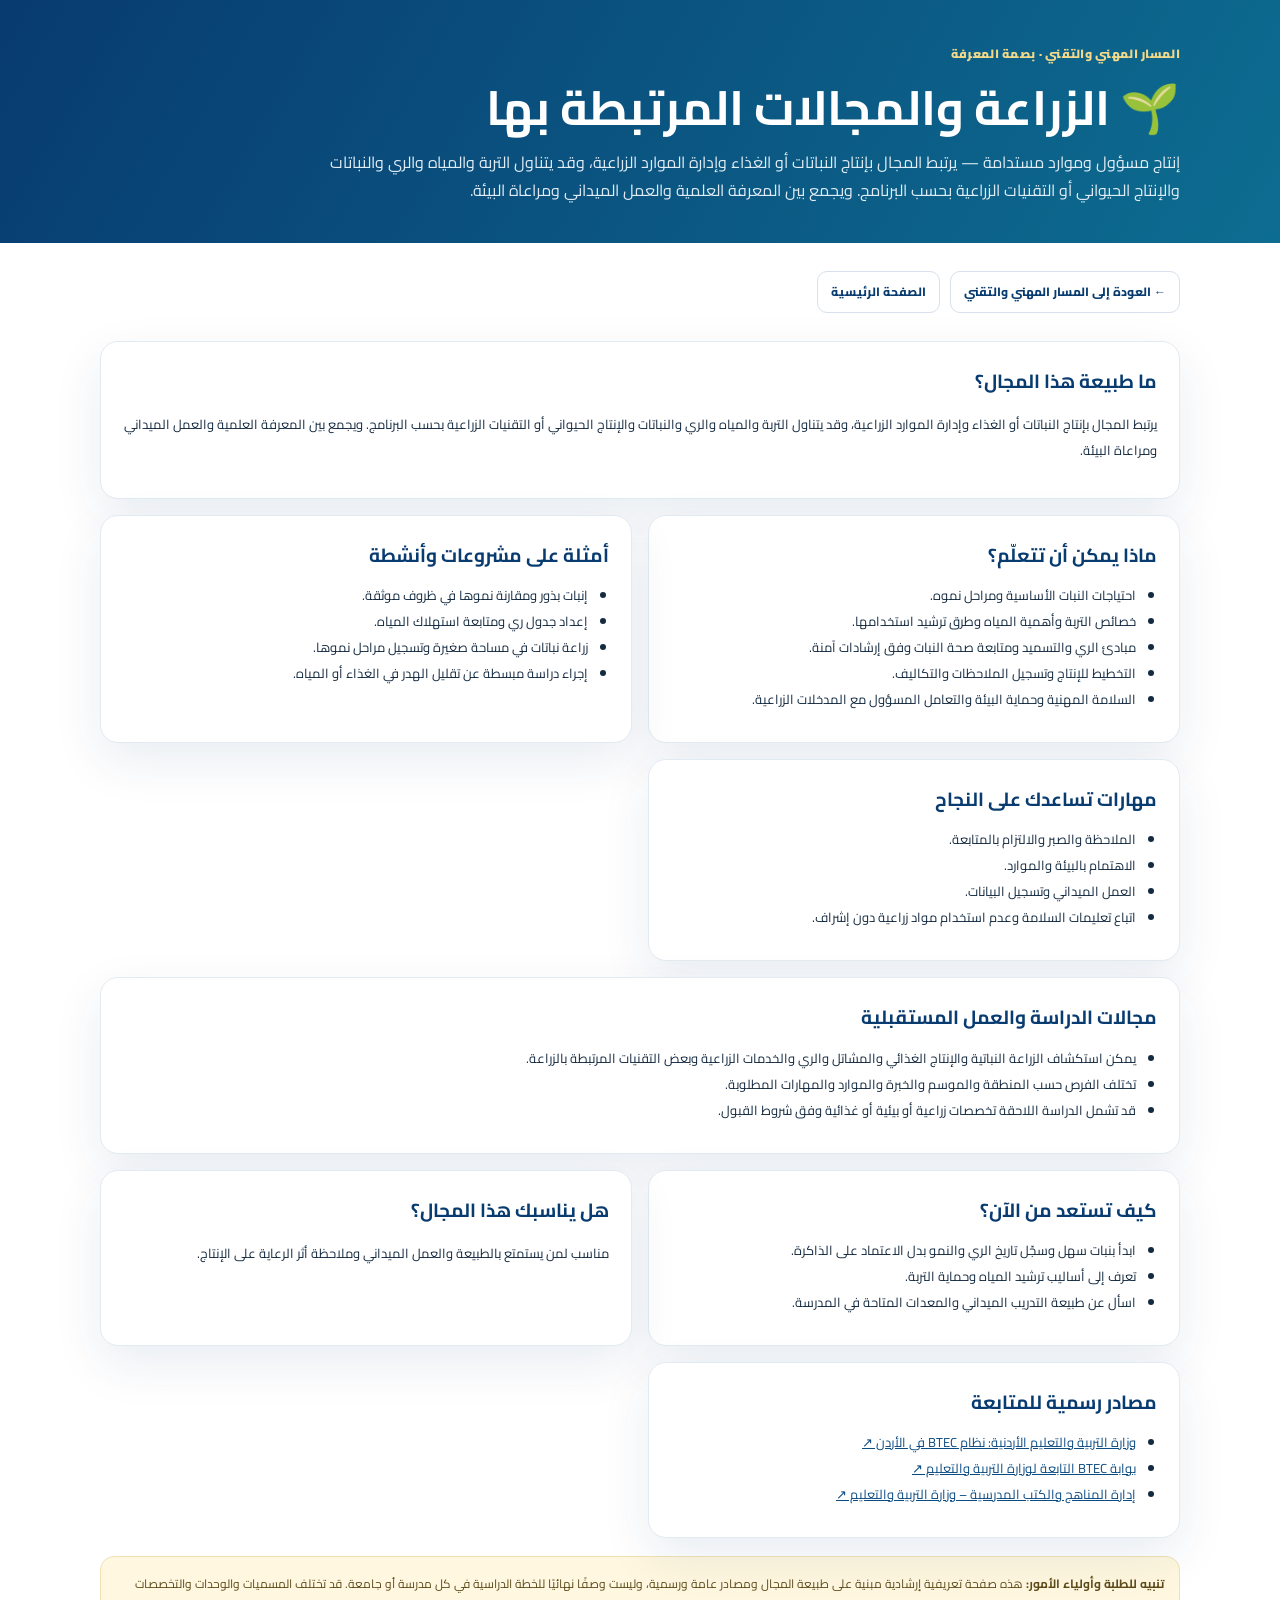
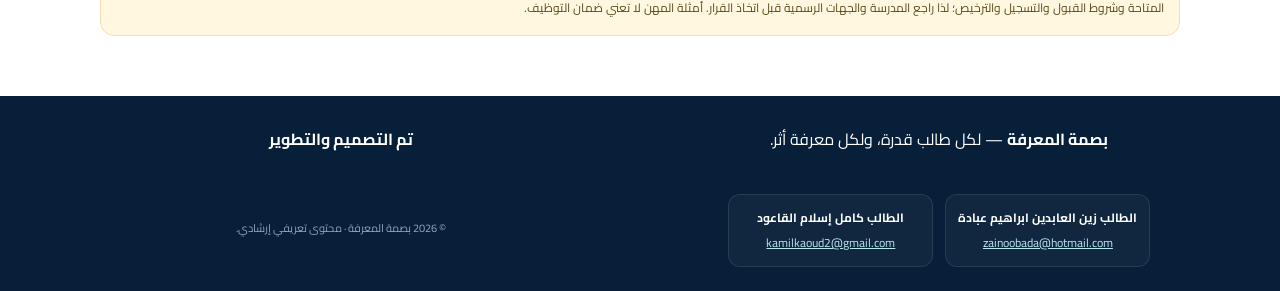
<file: agriculture.html>
<!DOCTYPE html><html lang="ar" dir="rtl"><head><meta charset="UTF-8"><meta name="viewport" content="width=device-width, initial-scale=1.0"><meta name="theme-color" content="#083b70"><title>الزراعة والمجالات المرتبطة بها | بصمة المعرفة</title><link rel="icon" href="../logo.png"><link rel="stylesheet" href="../styles.css"><meta name="description" content="دليل تعريفي للطلبة حول الزراعة والمجالات المرتبطة بها ضمن المسار المهني والتقني."></head><body class="specialty-page"><header class="specialty-top"><div class="specialty-top-inner"><span class="eyebrow">المسار المهني والتقني · بصمة المعرفة</span><h1>🌱 الزراعة والمجالات المرتبطة بها</h1><p>إنتاج مسؤول وموارد مستدامة — يرتبط المجال بإنتاج النباتات أو الغذاء وإدارة الموارد الزراعية، وقد يتناول التربة والمياه والري والنباتات والإنتاج الحيواني أو التقنيات الزراعية بحسب البرنامج. ويجمع بين المعرفة العلمية والعمل الميداني ومراعاة البيئة.</p></div></header><main class="specialty-content"><div class="specialty-actions"><a class="specialty-back" href="../index.html#vocational" onclick="if (window.parent !== window) { window.parent.postMessage({type:'close-specialty-viewer'}, '*'); return false; } if (window.opener && !window.opener.closed) { window.close(); return false; }">← العودة إلى المسار المهني والتقني</a><a class="specialty-back" href="../index.html">الصفحة الرئيسية</a></div><div class="specialty-grid"><section class="specialty-section wide"><h2>ما طبيعة هذا المجال؟</h2><p>يرتبط المجال بإنتاج النباتات أو الغذاء وإدارة الموارد الزراعية، وقد يتناول التربة والمياه والري والنباتات والإنتاج الحيواني أو التقنيات الزراعية بحسب البرنامج. ويجمع بين المعرفة العلمية والعمل الميداني ومراعاة البيئة.</p></section><section class="specialty-section"><h2>ماذا يمكن أن تتعلّم؟</h2><ul><li>احتياجات النبات الأساسية ومراحل نموه.</li><li>خصائص التربة وأهمية المياه وطرق ترشيد استخدامها.</li><li>مبادئ الري والتسميد ومتابعة صحة النبات وفق إرشادات آمنة.</li><li>التخطيط للإنتاج وتسجيل الملاحظات والتكاليف.</li><li>السلامة المهنية وحماية البيئة والتعامل المسؤول مع المدخلات الزراعية.</li></ul></section><section class="specialty-section"><h2>أمثلة على مشروعات وأنشطة</h2><ul><li>إنبات بذور ومقارنة نموها في ظروف موثقة.</li><li>إعداد جدول ري ومتابعة استهلاك المياه.</li><li>زراعة نباتات في مساحة صغيرة وتسجيل مراحل نموها.</li><li>إجراء دراسة مبسطة عن تقليل الهدر في الغذاء أو المياه.</li></ul></section><section class="specialty-section"><h2>مهارات تساعدك على النجاح</h2><ul><li>الملاحظة والصبر والالتزام بالمتابعة.</li><li>الاهتمام بالبيئة والموارد.</li><li>العمل الميداني وتسجيل البيانات.</li><li>اتباع تعليمات السلامة وعدم استخدام مواد زراعية دون إشراف.</li></ul></section><section class="specialty-section wide"><h2>مجالات الدراسة والعمل المستقبلية</h2><ul><li>يمكن استكشاف الزراعة النباتية والإنتاج الغذائي والمشاتل والري والخدمات الزراعية وبعض التقنيات المرتبطة بالزراعة.</li><li>تختلف الفرص حسب المنطقة والموسم والخبرة والموارد والمهارات المطلوبة.</li><li>قد تشمل الدراسة اللاحقة تخصصات زراعية أو بيئية أو غذائية وفق شروط القبول.</li></ul></section><section class="specialty-section"><h2>كيف تستعد من الآن؟</h2><ul><li>ابدأ بنبات سهل وسجّل تاريخ الري والنمو بدل الاعتماد على الذاكرة.</li><li>تعرف إلى أساليب ترشيد المياه وحماية التربة.</li><li>اسأل عن طبيعة التدريب الميداني والمعدات المتاحة في المدرسة.</li></ul></section><section class="specialty-section"><h2>هل يناسبك هذا المجال؟</h2><p>مناسب لمن يستمتع بالطبيعة والعمل الميداني وملاحظة أثر الرعاية على الإنتاج.</p></section><section class="specialty-section"><h2>مصادر رسمية للمتابعة</h2><ul class="source-list"><li><a href="https://moe.gov.jo/sites/default/files/betc.pdf" target="_blank" rel="noopener noreferrer">وزارة التربية والتعليم الأردنية: نظام BTEC في الأردن ↗</a></li><li><a href="https://btec.moe.gov.jo/" target="_blank" rel="noopener noreferrer">بوابة BTEC التابعة لوزارة التربية والتعليم ↗</a></li><li><a href="https://aqau.moe.gov.jo/ar/إدارة-المناهج-والكتب-المدرسية" target="_blank" rel="noopener noreferrer">إدارة المناهج والكتب المدرسية – وزارة التربية والتعليم ↗</a></li></ul></section></div><div class="specialty-callout"><strong>تنبيه للطلبة وأولياء الأمور:</strong> هذه صفحة تعريفية إرشادية مبنية على طبيعة المجال ومصادر عامة ورسمية، وليست وصفًا نهائيًا للخطة الدراسية في كل مدرسة أو جامعة. قد تختلف المسميات والوحدات والتخصصات المتاحة وشروط القبول والتسجيل والترخيص؛ لذا راجع المدرسة والجهات الرسمية قبل اتخاذ القرار. أمثلة المهن لا تعني ضمان التوظيف.</div></main><footer class="specialty-footer"><p><strong>بصمة المعرفة</strong> — لكل طالب قدرة، ولكل معرفة أثر.</p><p><strong>تم التصميم والتطوير</strong></p><div class="creator-grid"><div><strong>الطالب زين العابدين ابراهيم عبادة</strong><a href="mailto:zainoobada@hotmail.com">zainoobada@hotmail.com</a></div><div><strong>الطالب كامل إسلام القاعود</strong><a href="mailto:kamilkaoud2@gmail.com">kamilkaoud2@gmail.com</a></div></div><p class="specialty-copy">© 2026 بصمة المعرفة · محتوى تعريفي إرشادي.</p></footer></body></html>
</file>
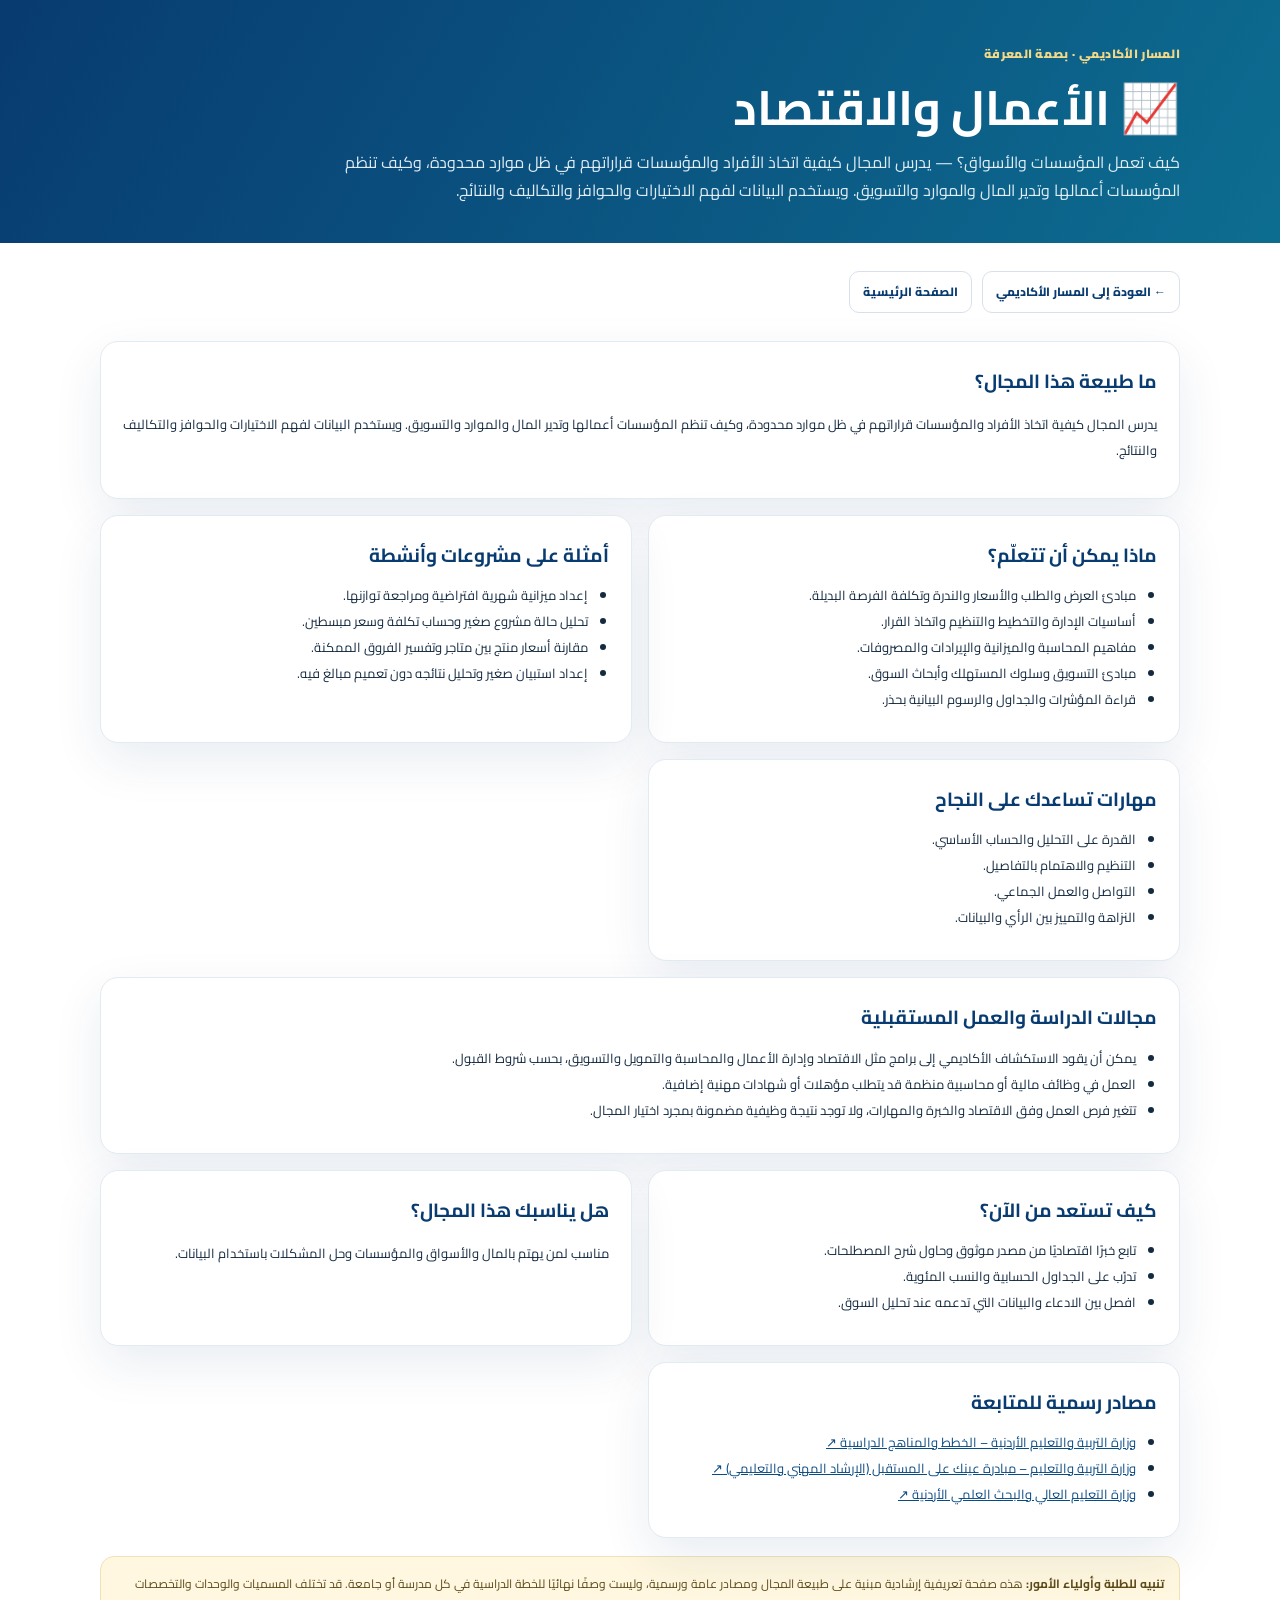
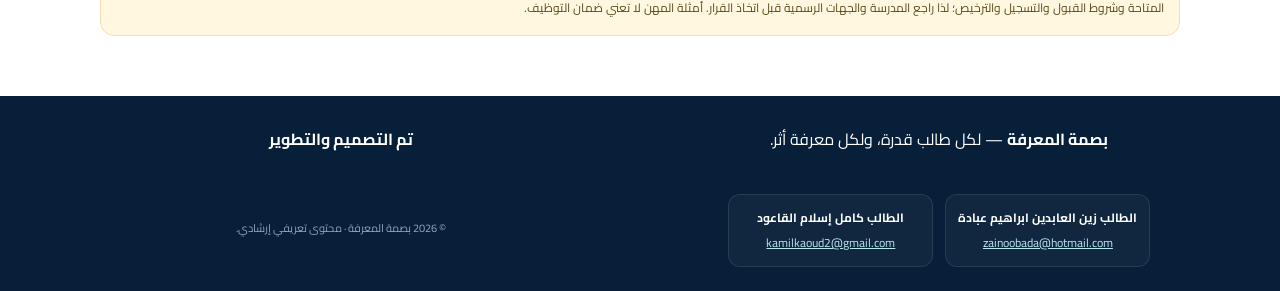
<file: business-economics.html>
<!DOCTYPE html><html lang="ar" dir="rtl"><head><meta charset="UTF-8"><meta name="viewport" content="width=device-width, initial-scale=1.0"><meta name="theme-color" content="#083b70"><title>الأعمال والاقتصاد | بصمة المعرفة</title><link rel="icon" href="../logo.png"><link rel="stylesheet" href="../styles.css"><meta name="description" content="دليل تعريفي للطلبة حول الأعمال والاقتصاد ضمن المسار الأكاديمي."></head><body class="specialty-page"><header class="specialty-top"><div class="specialty-top-inner"><span class="eyebrow">المسار الأكاديمي · بصمة المعرفة</span><h1>📈 الأعمال والاقتصاد</h1><p>كيف تعمل المؤسسات والأسواق؟ — يدرس المجال كيفية اتخاذ الأفراد والمؤسسات قراراتهم في ظل موارد محدودة، وكيف تنظم المؤسسات أعمالها وتدير المال والموارد والتسويق. ويستخدم البيانات لفهم الاختيارات والحوافز والتكاليف والنتائج.</p></div></header><main class="specialty-content"><div class="specialty-actions"><a class="specialty-back" href="../index.html#academic" onclick="if (window.parent !== window) { window.parent.postMessage({type:'close-specialty-viewer'}, '*'); return false; } if (window.opener && !window.opener.closed) { window.close(); return false; }">← العودة إلى المسار الأكاديمي</a><a class="specialty-back" href="../index.html">الصفحة الرئيسية</a></div><div class="specialty-grid"><section class="specialty-section wide"><h2>ما طبيعة هذا المجال؟</h2><p>يدرس المجال كيفية اتخاذ الأفراد والمؤسسات قراراتهم في ظل موارد محدودة، وكيف تنظم المؤسسات أعمالها وتدير المال والموارد والتسويق. ويستخدم البيانات لفهم الاختيارات والحوافز والتكاليف والنتائج.</p></section><section class="specialty-section"><h2>ماذا يمكن أن تتعلّم؟</h2><ul><li>مبادئ العرض والطلب والأسعار والندرة وتكلفة الفرصة البديلة.</li><li>أساسيات الإدارة والتخطيط والتنظيم واتخاذ القرار.</li><li>مفاهيم المحاسبة والميزانية والإيرادات والمصروفات.</li><li>مبادئ التسويق وسلوك المستهلك وأبحاث السوق.</li><li>قراءة المؤشرات والجداول والرسوم البيانية بحذر.</li></ul></section><section class="specialty-section"><h2>أمثلة على مشروعات وأنشطة</h2><ul><li>إعداد ميزانية شهرية افتراضية ومراجعة توازنها.</li><li>تحليل حالة مشروع صغير وحساب تكلفة وسعر مبسطين.</li><li>مقارنة أسعار منتج بين متاجر وتفسير الفروق الممكنة.</li><li>إعداد استبيان صغير وتحليل نتائجه دون تعميم مبالغ فيه.</li></ul></section><section class="specialty-section"><h2>مهارات تساعدك على النجاح</h2><ul><li>القدرة على التحليل والحساب الأساسي.</li><li>التنظيم والاهتمام بالتفاصيل.</li><li>التواصل والعمل الجماعي.</li><li>النزاهة والتمييز بين الرأي والبيانات.</li></ul></section><section class="specialty-section wide"><h2>مجالات الدراسة والعمل المستقبلية</h2><ul><li>يمكن أن يقود الاستكشاف الأكاديمي إلى برامج مثل الاقتصاد وإدارة الأعمال والمحاسبة والتمويل والتسويق، بحسب شروط القبول.</li><li>العمل في وظائف مالية أو محاسبية منظمة قد يتطلب مؤهلات أو شهادات مهنية إضافية.</li><li>تتغير فرص العمل وفق الاقتصاد والخبرة والمهارات، ولا توجد نتيجة وظيفية مضمونة بمجرد اختيار المجال.</li></ul></section><section class="specialty-section"><h2>كيف تستعد من الآن؟</h2><ul><li>تابع خبرًا اقتصاديًا من مصدر موثوق وحاول شرح المصطلحات.</li><li>تدرّب على الجداول الحسابية والنسب المئوية.</li><li>افصل بين الادعاء والبيانات التي تدعمه عند تحليل السوق.</li></ul></section><section class="specialty-section"><h2>هل يناسبك هذا المجال؟</h2><p>مناسب لمن يهتم بالمال والأسواق والمؤسسات وحل المشكلات باستخدام البيانات.</p></section><section class="specialty-section"><h2>مصادر رسمية للمتابعة</h2><ul class="source-list"><li><a href="https://aqau.moe.gov.jo/ar/إدارة-المناهج-والكتب-المدرسية" target="_blank" rel="noopener noreferrer">وزارة التربية والتعليم الأردنية – الخطط والمناهج الدراسية ↗</a></li><li><a href="https://moe.gov.jo/ar/node/60376" target="_blank" rel="noopener noreferrer">وزارة التربية والتعليم – مبادرة عينك على المستقبل (الإرشاد المهني والتعليمي) ↗</a></li><li><a href="https://mohe.gov.jo/" target="_blank" rel="noopener noreferrer">وزارة التعليم العالي والبحث العلمي الأردنية ↗</a></li></ul></section></div><div class="specialty-callout"><strong>تنبيه للطلبة وأولياء الأمور:</strong> هذه صفحة تعريفية إرشادية مبنية على طبيعة المجال ومصادر عامة ورسمية، وليست وصفًا نهائيًا للخطة الدراسية في كل مدرسة أو جامعة. قد تختلف المسميات والوحدات والتخصصات المتاحة وشروط القبول والتسجيل والترخيص؛ لذا راجع المدرسة والجهات الرسمية قبل اتخاذ القرار. أمثلة المهن لا تعني ضمان التوظيف.</div></main><footer class="specialty-footer"><p><strong>بصمة المعرفة</strong> — لكل طالب قدرة، ولكل معرفة أثر.</p><p><strong>تم التصميم والتطوير</strong></p><div class="creator-grid"><div><strong>الطالب زين العابدين ابراهيم عبادة</strong><a href="mailto:zainoobada@hotmail.com">zainoobada@hotmail.com</a></div><div><strong>الطالب كامل إسلام القاعود</strong><a href="mailto:kamilkaoud2@gmail.com">kamilkaoud2@gmail.com</a></div></div><p class="specialty-copy">© 2026 بصمة المعرفة · محتوى تعريفي إرشادي.</p></footer></body></html>
</file>
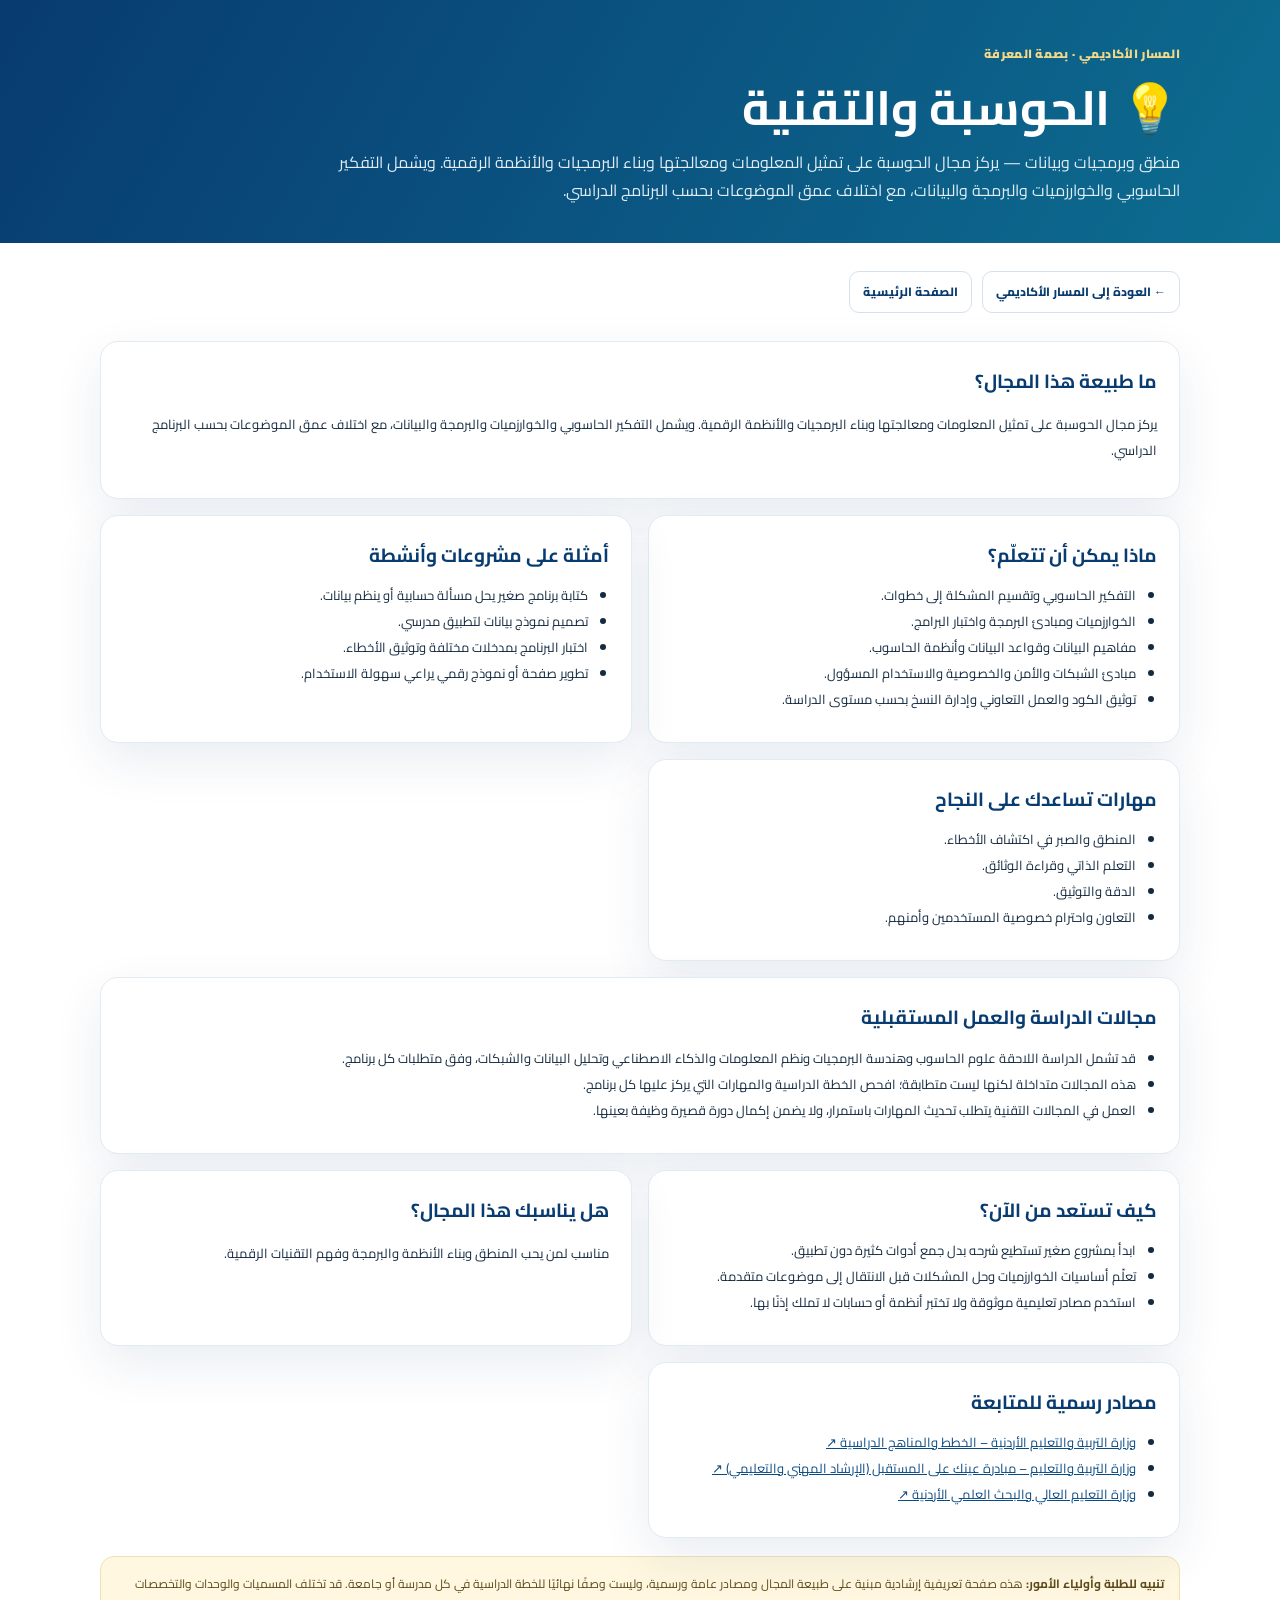
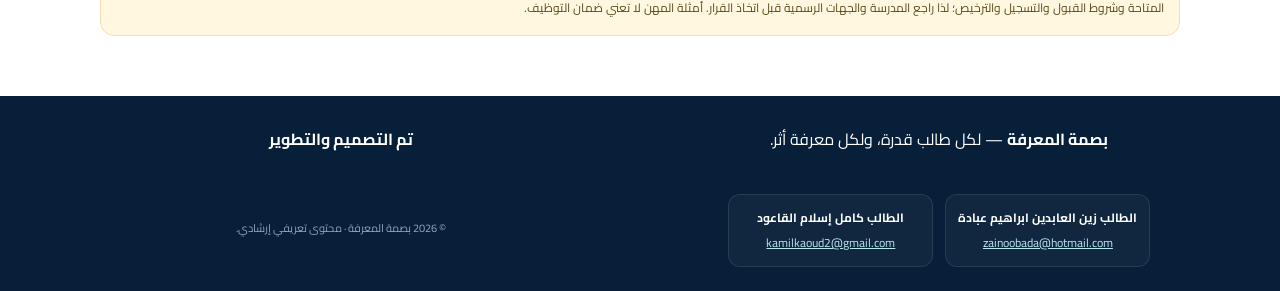
<file: computing-tech.html>
<!DOCTYPE html><html lang="ar" dir="rtl"><head><meta charset="UTF-8"><meta name="viewport" content="width=device-width, initial-scale=1.0"><meta name="theme-color" content="#083b70"><title>الحوسبة والتقنية | بصمة المعرفة</title><link rel="icon" href="../logo.png"><link rel="stylesheet" href="../styles.css"><meta name="description" content="دليل تعريفي للطلبة حول الحوسبة والتقنية ضمن المسار الأكاديمي."></head><body class="specialty-page"><header class="specialty-top"><div class="specialty-top-inner"><span class="eyebrow">المسار الأكاديمي · بصمة المعرفة</span><h1>💡 الحوسبة والتقنية</h1><p>منطق وبرمجيات وبيانات — يركز مجال الحوسبة على تمثيل المعلومات ومعالجتها وبناء البرمجيات والأنظمة الرقمية. ويشمل التفكير الحاسوبي والخوارزميات والبرمجة والبيانات، مع اختلاف عمق الموضوعات بحسب البرنامج الدراسي.</p></div></header><main class="specialty-content"><div class="specialty-actions"><a class="specialty-back" href="../index.html#academic" onclick="if (window.parent !== window) { window.parent.postMessage({type:'close-specialty-viewer'}, '*'); return false; } if (window.opener && !window.opener.closed) { window.close(); return false; }">← العودة إلى المسار الأكاديمي</a><a class="specialty-back" href="../index.html">الصفحة الرئيسية</a></div><div class="specialty-grid"><section class="specialty-section wide"><h2>ما طبيعة هذا المجال؟</h2><p>يركز مجال الحوسبة على تمثيل المعلومات ومعالجتها وبناء البرمجيات والأنظمة الرقمية. ويشمل التفكير الحاسوبي والخوارزميات والبرمجة والبيانات، مع اختلاف عمق الموضوعات بحسب البرنامج الدراسي.</p></section><section class="specialty-section"><h2>ماذا يمكن أن تتعلّم؟</h2><ul><li>التفكير الحاسوبي وتقسيم المشكلة إلى خطوات.</li><li>الخوارزميات ومبادئ البرمجة واختبار البرامج.</li><li>مفاهيم البيانات وقواعد البيانات وأنظمة الحاسوب.</li><li>مبادئ الشبكات والأمن والخصوصية والاستخدام المسؤول.</li><li>توثيق الكود والعمل التعاوني وإدارة النسخ بحسب مستوى الدراسة.</li></ul></section><section class="specialty-section"><h2>أمثلة على مشروعات وأنشطة</h2><ul><li>كتابة برنامج صغير يحل مسألة حسابية أو ينظم بيانات.</li><li>تصميم نموذج بيانات لتطبيق مدرسي.</li><li>اختبار البرنامج بمدخلات مختلفة وتوثيق الأخطاء.</li><li>تطوير صفحة أو نموذج رقمي يراعي سهولة الاستخدام.</li></ul></section><section class="specialty-section"><h2>مهارات تساعدك على النجاح</h2><ul><li>المنطق والصبر في اكتشاف الأخطاء.</li><li>التعلم الذاتي وقراءة الوثائق.</li><li>الدقة والتوثيق.</li><li>التعاون واحترام خصوصية المستخدمين وأمنهم.</li></ul></section><section class="specialty-section wide"><h2>مجالات الدراسة والعمل المستقبلية</h2><ul><li>قد تشمل الدراسة اللاحقة علوم الحاسوب وهندسة البرمجيات ونظم المعلومات والذكاء الاصطناعي وتحليل البيانات والشبكات، وفق متطلبات كل برنامج.</li><li>هذه المجالات متداخلة لكنها ليست متطابقة؛ افحص الخطة الدراسية والمهارات التي يركز عليها كل برنامج.</li><li>العمل في المجالات التقنية يتطلب تحديث المهارات باستمرار، ولا يضمن إكمال دورة قصيرة وظيفة بعينها.</li></ul></section><section class="specialty-section"><h2>كيف تستعد من الآن؟</h2><ul><li>ابدأ بمشروع صغير تستطيع شرحه بدل جمع أدوات كثيرة دون تطبيق.</li><li>تعلّم أساسيات الخوارزميات وحل المشكلات قبل الانتقال إلى موضوعات متقدمة.</li><li>استخدم مصادر تعليمية موثوقة ولا تختبر أنظمة أو حسابات لا تملك إذنًا بها.</li></ul></section><section class="specialty-section"><h2>هل يناسبك هذا المجال؟</h2><p>مناسب لمن يحب المنطق وبناء الأنظمة والبرمجة وفهم التقنيات الرقمية.</p></section><section class="specialty-section"><h2>مصادر رسمية للمتابعة</h2><ul class="source-list"><li><a href="https://aqau.moe.gov.jo/ar/إدارة-المناهج-والكتب-المدرسية" target="_blank" rel="noopener noreferrer">وزارة التربية والتعليم الأردنية – الخطط والمناهج الدراسية ↗</a></li><li><a href="https://moe.gov.jo/ar/node/60376" target="_blank" rel="noopener noreferrer">وزارة التربية والتعليم – مبادرة عينك على المستقبل (الإرشاد المهني والتعليمي) ↗</a></li><li><a href="https://mohe.gov.jo/" target="_blank" rel="noopener noreferrer">وزارة التعليم العالي والبحث العلمي الأردنية ↗</a></li></ul></section></div><div class="specialty-callout"><strong>تنبيه للطلبة وأولياء الأمور:</strong> هذه صفحة تعريفية إرشادية مبنية على طبيعة المجال ومصادر عامة ورسمية، وليست وصفًا نهائيًا للخطة الدراسية في كل مدرسة أو جامعة. قد تختلف المسميات والوحدات والتخصصات المتاحة وشروط القبول والتسجيل والترخيص؛ لذا راجع المدرسة والجهات الرسمية قبل اتخاذ القرار. أمثلة المهن لا تعني ضمان التوظيف.</div></main><footer class="specialty-footer"><p><strong>بصمة المعرفة</strong> — لكل طالب قدرة، ولكل معرفة أثر.</p><p><strong>تم التصميم والتطوير</strong></p><div class="creator-grid"><div><strong>الطالب زين العابدين ابراهيم عبادة</strong><a href="mailto:zainoobada@hotmail.com">zainoobada@hotmail.com</a></div><div><strong>الطالب كامل إسلام القاعود</strong><a href="mailto:kamilkaoud2@gmail.com">kamilkaoud2@gmail.com</a></div></div><p class="specialty-copy">© 2026 بصمة المعرفة · محتوى تعريفي إرشادي.</p></footer></body></html>
</file>
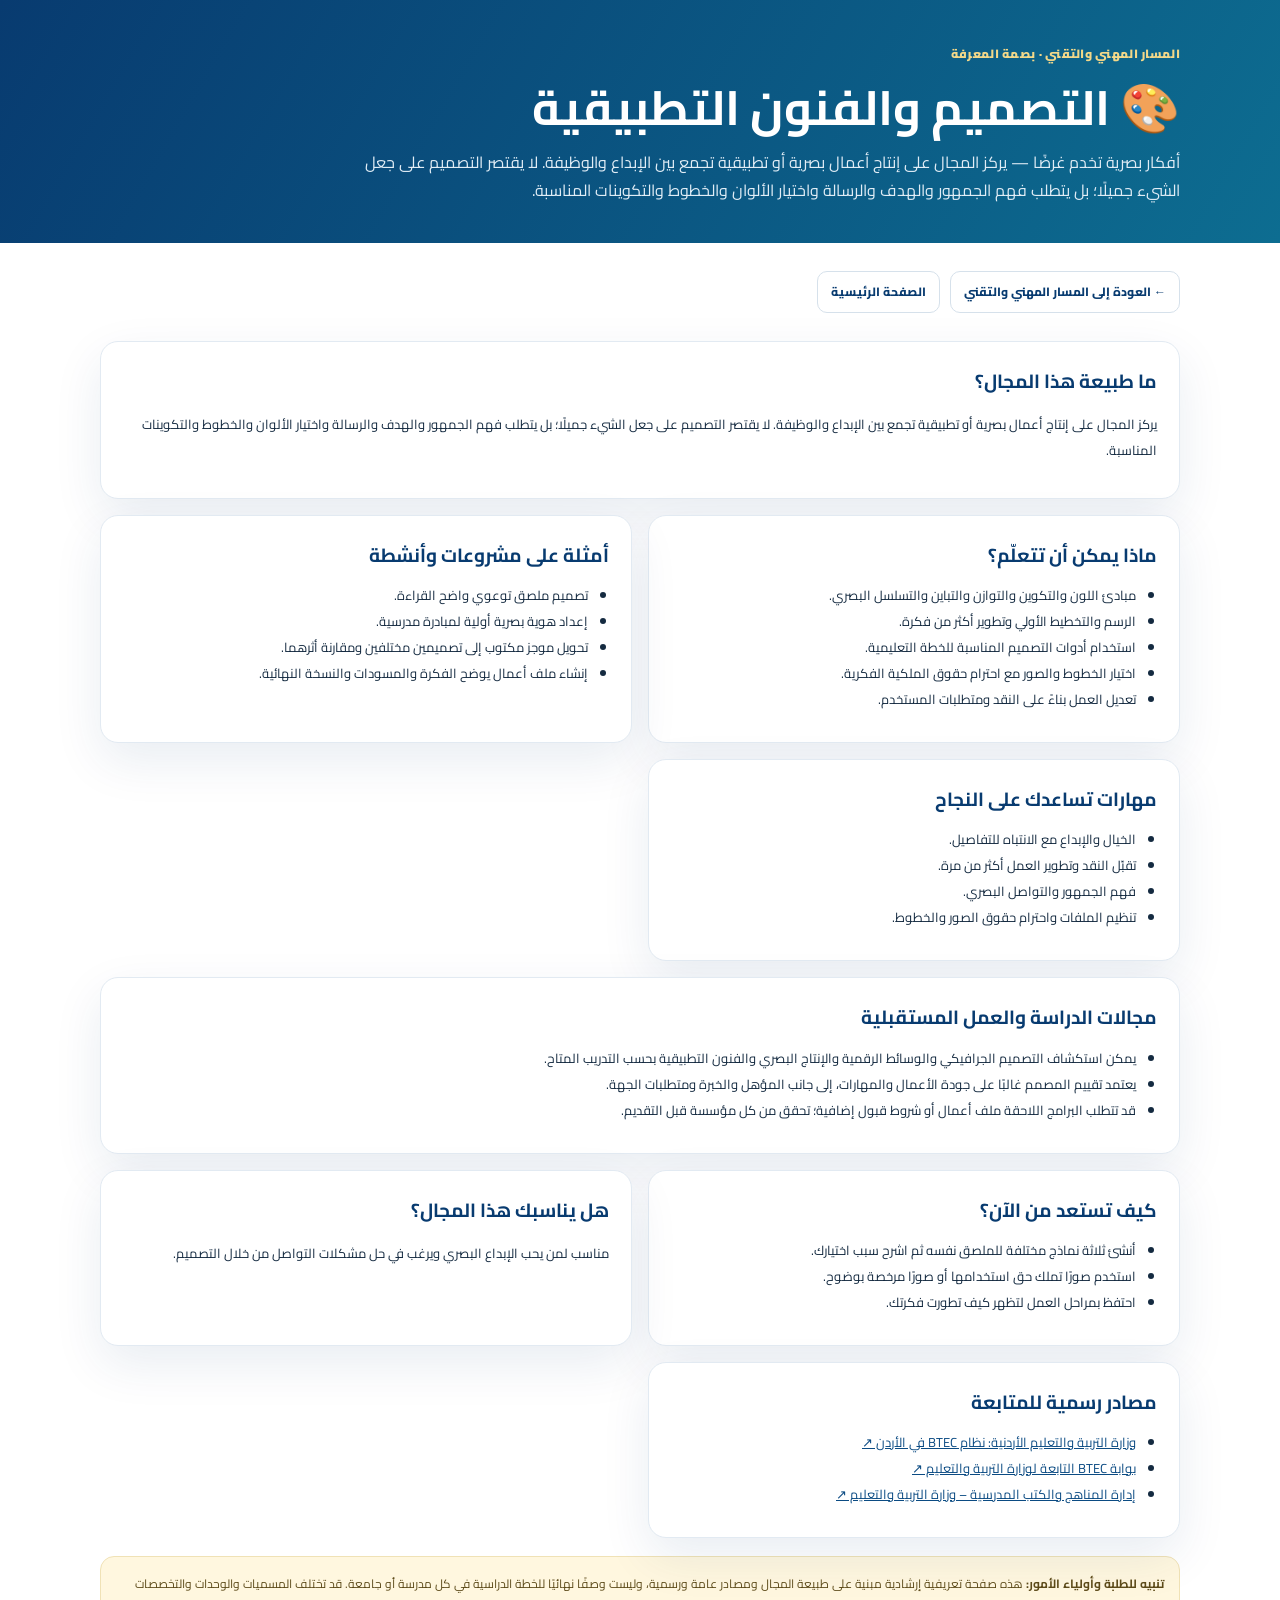
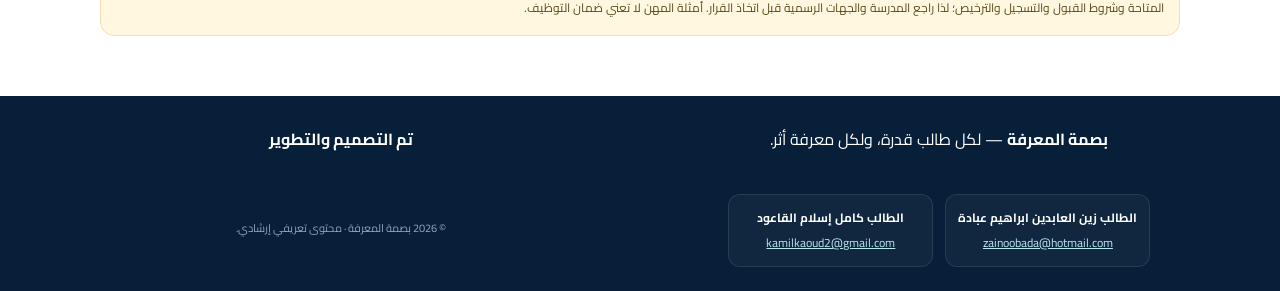
<file: creative-design.html>
<!DOCTYPE html><html lang="ar" dir="rtl"><head><meta charset="UTF-8"><meta name="viewport" content="width=device-width, initial-scale=1.0"><meta name="theme-color" content="#083b70"><title>التصميم والفنون التطبيقية | بصمة المعرفة</title><link rel="icon" href="../logo.png"><link rel="stylesheet" href="../styles.css"><meta name="description" content="دليل تعريفي للطلبة حول التصميم والفنون التطبيقية ضمن المسار المهني والتقني."></head><body class="specialty-page"><header class="specialty-top"><div class="specialty-top-inner"><span class="eyebrow">المسار المهني والتقني · بصمة المعرفة</span><h1>🎨 التصميم والفنون التطبيقية</h1><p>أفكار بصرية تخدم غرضًا — يركز المجال على إنتاج أعمال بصرية أو تطبيقية تجمع بين الإبداع والوظيفة. لا يقتصر التصميم على جعل الشيء جميلًا؛ بل يتطلب فهم الجمهور والهدف والرسالة واختيار الألوان والخطوط والتكوينات المناسبة.</p></div></header><main class="specialty-content"><div class="specialty-actions"><a class="specialty-back" href="../index.html#vocational" onclick="if (window.parent !== window) { window.parent.postMessage({type:'close-specialty-viewer'}, '*'); return false; } if (window.opener && !window.opener.closed) { window.close(); return false; }">← العودة إلى المسار المهني والتقني</a><a class="specialty-back" href="../index.html">الصفحة الرئيسية</a></div><div class="specialty-grid"><section class="specialty-section wide"><h2>ما طبيعة هذا المجال؟</h2><p>يركز المجال على إنتاج أعمال بصرية أو تطبيقية تجمع بين الإبداع والوظيفة. لا يقتصر التصميم على جعل الشيء جميلًا؛ بل يتطلب فهم الجمهور والهدف والرسالة واختيار الألوان والخطوط والتكوينات المناسبة.</p></section><section class="specialty-section"><h2>ماذا يمكن أن تتعلّم؟</h2><ul><li>مبادئ اللون والتكوين والتوازن والتباين والتسلسل البصري.</li><li>الرسم والتخطيط الأولي وتطوير أكثر من فكرة.</li><li>استخدام أدوات التصميم المناسبة للخطة التعليمية.</li><li>اختيار الخطوط والصور مع احترام حقوق الملكية الفكرية.</li><li>تعديل العمل بناءً على النقد ومتطلبات المستخدم.</li></ul></section><section class="specialty-section"><h2>أمثلة على مشروعات وأنشطة</h2><ul><li>تصميم ملصق توعوي واضح القراءة.</li><li>إعداد هوية بصرية أولية لمبادرة مدرسية.</li><li>تحويل موجز مكتوب إلى تصميمين مختلفين ومقارنة أثرهما.</li><li>إنشاء ملف أعمال يوضح الفكرة والمسودات والنسخة النهائية.</li></ul></section><section class="specialty-section"><h2>مهارات تساعدك على النجاح</h2><ul><li>الخيال والإبداع مع الانتباه للتفاصيل.</li><li>تقبّل النقد وتطوير العمل أكثر من مرة.</li><li>فهم الجمهور والتواصل البصري.</li><li>تنظيم الملفات واحترام حقوق الصور والخطوط.</li></ul></section><section class="specialty-section wide"><h2>مجالات الدراسة والعمل المستقبلية</h2><ul><li>يمكن استكشاف التصميم الجرافيكي والوسائط الرقمية والإنتاج البصري والفنون التطبيقية بحسب التدريب المتاح.</li><li>يعتمد تقييم المصمم غالبًا على جودة الأعمال والمهارات، إلى جانب المؤهل والخبرة ومتطلبات الجهة.</li><li>قد تتطلب البرامج اللاحقة ملف أعمال أو شروط قبول إضافية؛ تحقق من كل مؤسسة قبل التقديم.</li></ul></section><section class="specialty-section"><h2>كيف تستعد من الآن؟</h2><ul><li>أنشئ ثلاثة نماذج مختلفة للملصق نفسه ثم اشرح سبب اختيارك.</li><li>استخدم صورًا تملك حق استخدامها أو صورًا مرخصة بوضوح.</li><li>احتفظ بمراحل العمل لتظهر كيف تطورت فكرتك.</li></ul></section><section class="specialty-section"><h2>هل يناسبك هذا المجال؟</h2><p>مناسب لمن يحب الإبداع البصري ويرغب في حل مشكلات التواصل من خلال التصميم.</p></section><section class="specialty-section"><h2>مصادر رسمية للمتابعة</h2><ul class="source-list"><li><a href="https://moe.gov.jo/sites/default/files/betc.pdf" target="_blank" rel="noopener noreferrer">وزارة التربية والتعليم الأردنية: نظام BTEC في الأردن ↗</a></li><li><a href="https://btec.moe.gov.jo/" target="_blank" rel="noopener noreferrer">بوابة BTEC التابعة لوزارة التربية والتعليم ↗</a></li><li><a href="https://aqau.moe.gov.jo/ar/إدارة-المناهج-والكتب-المدرسية" target="_blank" rel="noopener noreferrer">إدارة المناهج والكتب المدرسية – وزارة التربية والتعليم ↗</a></li></ul></section></div><div class="specialty-callout"><strong>تنبيه للطلبة وأولياء الأمور:</strong> هذه صفحة تعريفية إرشادية مبنية على طبيعة المجال ومصادر عامة ورسمية، وليست وصفًا نهائيًا للخطة الدراسية في كل مدرسة أو جامعة. قد تختلف المسميات والوحدات والتخصصات المتاحة وشروط القبول والتسجيل والترخيص؛ لذا راجع المدرسة والجهات الرسمية قبل اتخاذ القرار. أمثلة المهن لا تعني ضمان التوظيف.</div></main><footer class="specialty-footer"><p><strong>بصمة المعرفة</strong> — لكل طالب قدرة، ولكل معرفة أثر.</p><p><strong>تم التصميم والتطوير</strong></p><div class="creator-grid"><div><strong>الطالب زين العابدين ابراهيم عبادة</strong><a href="mailto:zainoobada@hotmail.com">zainoobada@hotmail.com</a></div><div><strong>الطالب كامل إسلام القاعود</strong><a href="mailto:kamilkaoud2@gmail.com">kamilkaoud2@gmail.com</a></div></div><p class="specialty-copy">© 2026 بصمة المعرفة · محتوى تعريفي إرشادي.</p></footer></body></html>
</file>
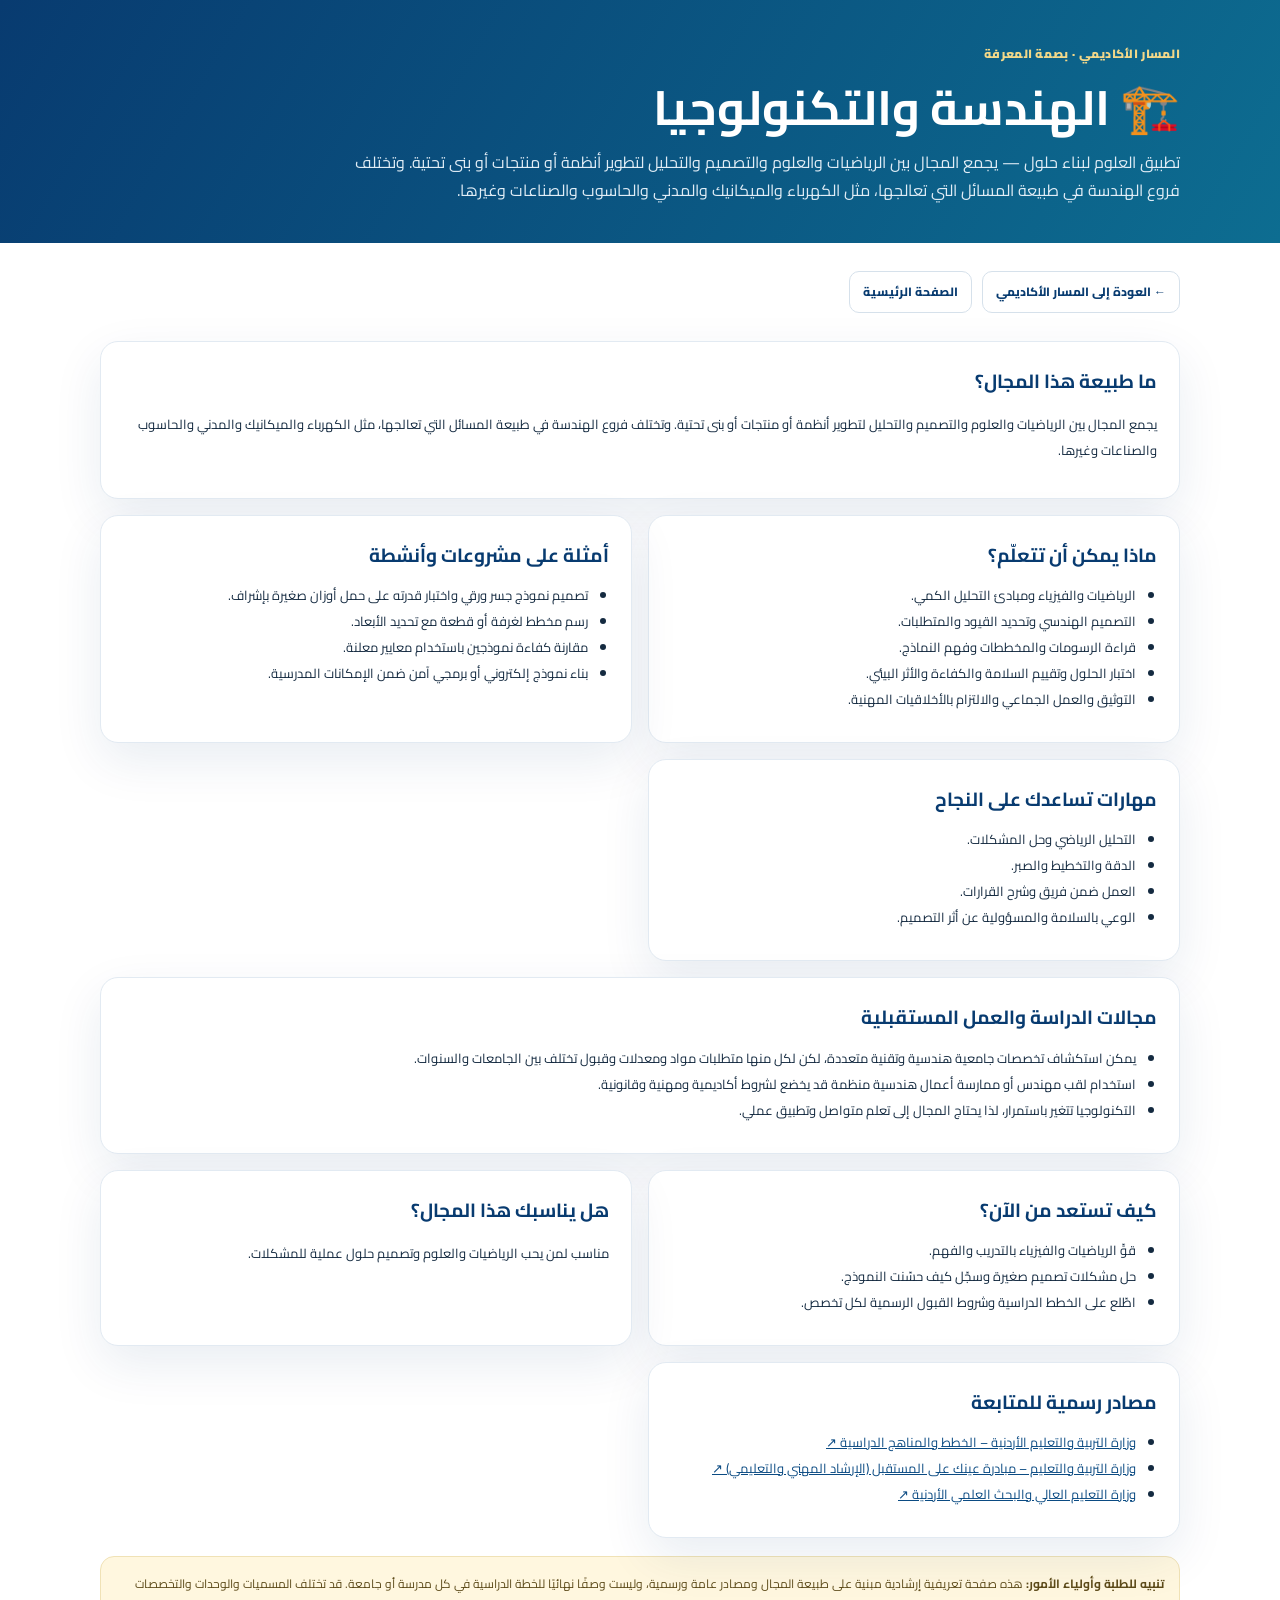
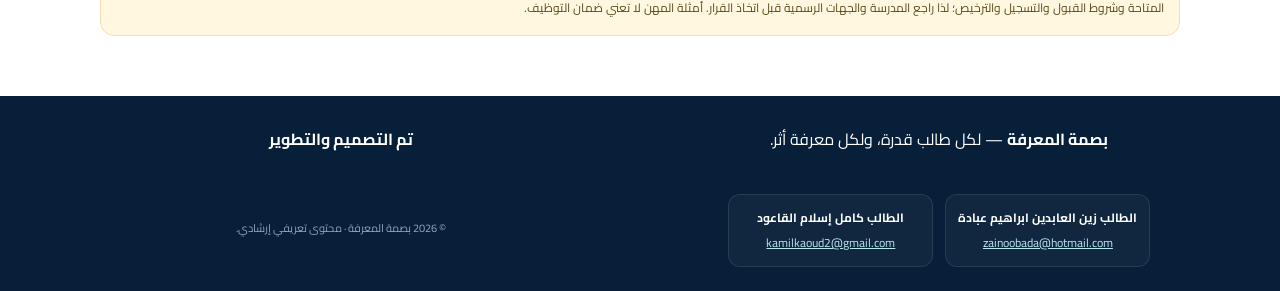
<file: engineering-technology.html>
<!DOCTYPE html><html lang="ar" dir="rtl"><head><meta charset="UTF-8"><meta name="viewport" content="width=device-width, initial-scale=1.0"><meta name="theme-color" content="#083b70"><title>الهندسة والتكنولوجيا | بصمة المعرفة</title><link rel="icon" href="../logo.png"><link rel="stylesheet" href="../styles.css"><meta name="description" content="دليل تعريفي للطلبة حول الهندسة والتكنولوجيا ضمن المسار الأكاديمي."></head><body class="specialty-page"><header class="specialty-top"><div class="specialty-top-inner"><span class="eyebrow">المسار الأكاديمي · بصمة المعرفة</span><h1>🏗️ الهندسة والتكنولوجيا</h1><p>تطبيق العلوم لبناء حلول — يجمع المجال بين الرياضيات والعلوم والتصميم والتحليل لتطوير أنظمة أو منتجات أو بنى تحتية. وتختلف فروع الهندسة في طبيعة المسائل التي تعالجها، مثل الكهرباء والميكانيك والمدني والحاسوب والصناعات وغيرها.</p></div></header><main class="specialty-content"><div class="specialty-actions"><a class="specialty-back" href="../index.html#academic" onclick="if (window.parent !== window) { window.parent.postMessage({type:'close-specialty-viewer'}, '*'); return false; } if (window.opener && !window.opener.closed) { window.close(); return false; }">← العودة إلى المسار الأكاديمي</a><a class="specialty-back" href="../index.html">الصفحة الرئيسية</a></div><div class="specialty-grid"><section class="specialty-section wide"><h2>ما طبيعة هذا المجال؟</h2><p>يجمع المجال بين الرياضيات والعلوم والتصميم والتحليل لتطوير أنظمة أو منتجات أو بنى تحتية. وتختلف فروع الهندسة في طبيعة المسائل التي تعالجها، مثل الكهرباء والميكانيك والمدني والحاسوب والصناعات وغيرها.</p></section><section class="specialty-section"><h2>ماذا يمكن أن تتعلّم؟</h2><ul><li>الرياضيات والفيزياء ومبادئ التحليل الكمي.</li><li>التصميم الهندسي وتحديد القيود والمتطلبات.</li><li>قراءة الرسومات والمخططات وفهم النماذج.</li><li>اختبار الحلول وتقييم السلامة والكفاءة والأثر البيئي.</li><li>التوثيق والعمل الجماعي والالتزام بالأخلاقيات المهنية.</li></ul></section><section class="specialty-section"><h2>أمثلة على مشروعات وأنشطة</h2><ul><li>تصميم نموذج جسر ورقي واختبار قدرته على حمل أوزان صغيرة بإشراف.</li><li>رسم مخطط لغرفة أو قطعة مع تحديد الأبعاد.</li><li>مقارنة كفاءة نموذجين باستخدام معايير معلنة.</li><li>بناء نموذج إلكتروني أو برمجي آمن ضمن الإمكانات المدرسية.</li></ul></section><section class="specialty-section"><h2>مهارات تساعدك على النجاح</h2><ul><li>التحليل الرياضي وحل المشكلات.</li><li>الدقة والتخطيط والصبر.</li><li>العمل ضمن فريق وشرح القرارات.</li><li>الوعي بالسلامة والمسؤولية عن أثر التصميم.</li></ul></section><section class="specialty-section wide"><h2>مجالات الدراسة والعمل المستقبلية</h2><ul><li>يمكن استكشاف تخصصات جامعية هندسية وتقنية متعددة، لكن لكل منها متطلبات مواد ومعدلات وقبول تختلف بين الجامعات والسنوات.</li><li>استخدام لقب مهندس أو ممارسة أعمال هندسية منظمة قد يخضع لشروط أكاديمية ومهنية وقانونية.</li><li>التكنولوجيا تتغير باستمرار، لذا يحتاج المجال إلى تعلم متواصل وتطبيق عملي.</li></ul></section><section class="specialty-section"><h2>كيف تستعد من الآن؟</h2><ul><li>قوِّ الرياضيات والفيزياء بالتدريب والفهم.</li><li>حل مشكلات تصميم صغيرة وسجّل كيف حسّنت النموذج.</li><li>اطّلع على الخطط الدراسية وشروط القبول الرسمية لكل تخصص.</li></ul></section><section class="specialty-section"><h2>هل يناسبك هذا المجال؟</h2><p>مناسب لمن يحب الرياضيات والعلوم وتصميم حلول عملية للمشكلات.</p></section><section class="specialty-section"><h2>مصادر رسمية للمتابعة</h2><ul class="source-list"><li><a href="https://aqau.moe.gov.jo/ar/إدارة-المناهج-والكتب-المدرسية" target="_blank" rel="noopener noreferrer">وزارة التربية والتعليم الأردنية – الخطط والمناهج الدراسية ↗</a></li><li><a href="https://moe.gov.jo/ar/node/60376" target="_blank" rel="noopener noreferrer">وزارة التربية والتعليم – مبادرة عينك على المستقبل (الإرشاد المهني والتعليمي) ↗</a></li><li><a href="https://mohe.gov.jo/" target="_blank" rel="noopener noreferrer">وزارة التعليم العالي والبحث العلمي الأردنية ↗</a></li></ul></section></div><div class="specialty-callout"><strong>تنبيه للطلبة وأولياء الأمور:</strong> هذه صفحة تعريفية إرشادية مبنية على طبيعة المجال ومصادر عامة ورسمية، وليست وصفًا نهائيًا للخطة الدراسية في كل مدرسة أو جامعة. قد تختلف المسميات والوحدات والتخصصات المتاحة وشروط القبول والتسجيل والترخيص؛ لذا راجع المدرسة والجهات الرسمية قبل اتخاذ القرار. أمثلة المهن لا تعني ضمان التوظيف.</div></main><footer class="specialty-footer"><p><strong>بصمة المعرفة</strong> — لكل طالب قدرة، ولكل معرفة أثر.</p><p><strong>تم التصميم والتطوير</strong></p><div class="creator-grid"><div><strong>الطالب زين العابدين ابراهيم عبادة</strong><a href="mailto:zainoobada@hotmail.com">zainoobada@hotmail.com</a></div><div><strong>الطالب كامل إسلام القاعود</strong><a href="mailto:kamilkaoud2@gmail.com">kamilkaoud2@gmail.com</a></div></div><p class="specialty-copy">© 2026 بصمة المعرفة · محتوى تعريفي إرشادي.</p></footer></body></html>
</file>
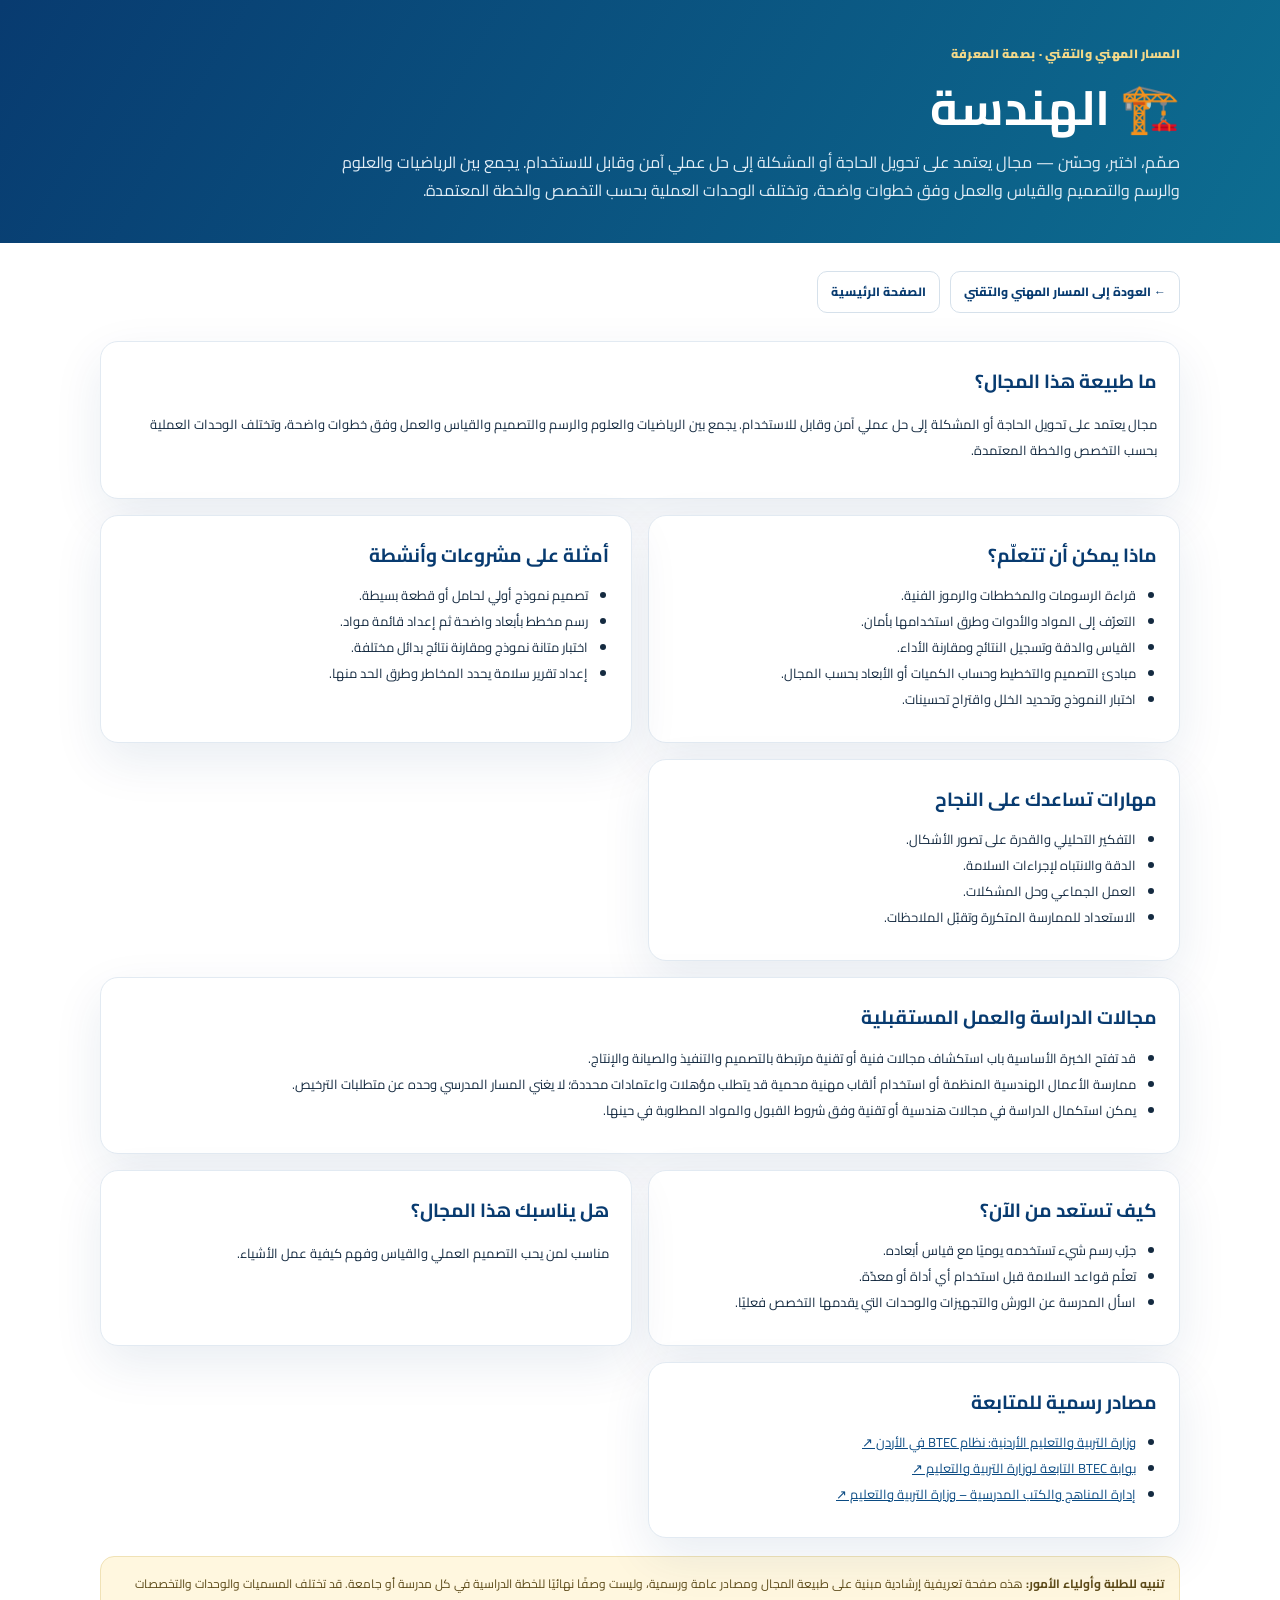
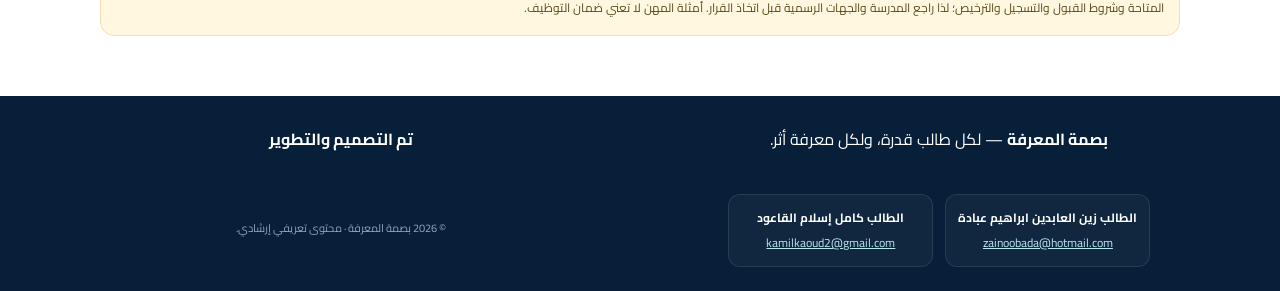
<file: engineering.html>
<!DOCTYPE html><html lang="ar" dir="rtl"><head><meta charset="UTF-8"><meta name="viewport" content="width=device-width, initial-scale=1.0"><meta name="theme-color" content="#083b70"><title>الهندسة | بصمة المعرفة</title><link rel="icon" href="../logo.png"><link rel="stylesheet" href="../styles.css"><meta name="description" content="دليل تعريفي للطلبة حول الهندسة ضمن المسار المهني والتقني."></head><body class="specialty-page"><header class="specialty-top"><div class="specialty-top-inner"><span class="eyebrow">المسار المهني والتقني · بصمة المعرفة</span><h1>🏗️ الهندسة</h1><p>صمّم، اختبر، وحسّن — مجال يعتمد على تحويل الحاجة أو المشكلة إلى حل عملي آمن وقابل للاستخدام. يجمع بين الرياضيات والعلوم والرسم والتصميم والقياس والعمل وفق خطوات واضحة، وتختلف الوحدات العملية بحسب التخصص والخطة المعتمدة.</p></div></header><main class="specialty-content"><div class="specialty-actions"><a class="specialty-back" href="../index.html#vocational" onclick="if (window.parent !== window) { window.parent.postMessage({type:'close-specialty-viewer'}, '*'); return false; } if (window.opener && !window.opener.closed) { window.close(); return false; }">← العودة إلى المسار المهني والتقني</a><a class="specialty-back" href="../index.html">الصفحة الرئيسية</a></div><div class="specialty-grid"><section class="specialty-section wide"><h2>ما طبيعة هذا المجال؟</h2><p>مجال يعتمد على تحويل الحاجة أو المشكلة إلى حل عملي آمن وقابل للاستخدام. يجمع بين الرياضيات والعلوم والرسم والتصميم والقياس والعمل وفق خطوات واضحة، وتختلف الوحدات العملية بحسب التخصص والخطة المعتمدة.</p></section><section class="specialty-section"><h2>ماذا يمكن أن تتعلّم؟</h2><ul><li>قراءة الرسومات والمخططات والرموز الفنية.</li><li>التعرّف إلى المواد والأدوات وطرق استخدامها بأمان.</li><li>القياس والدقة وتسجيل النتائج ومقارنة الأداء.</li><li>مبادئ التصميم والتخطيط وحساب الكميات أو الأبعاد بحسب المجال.</li><li>اختبار النموذج وتحديد الخلل واقتراح تحسينات.</li></ul></section><section class="specialty-section"><h2>أمثلة على مشروعات وأنشطة</h2><ul><li>تصميم نموذج أولي لحامل أو قطعة بسيطة.</li><li>رسم مخطط بأبعاد واضحة ثم إعداد قائمة مواد.</li><li>اختبار متانة نموذج ومقارنة نتائج بدائل مختلفة.</li><li>إعداد تقرير سلامة يحدد المخاطر وطرق الحد منها.</li></ul></section><section class="specialty-section"><h2>مهارات تساعدك على النجاح</h2><ul><li>التفكير التحليلي والقدرة على تصور الأشكال.</li><li>الدقة والانتباه لإجراءات السلامة.</li><li>العمل الجماعي وحل المشكلات.</li><li>الاستعداد للممارسة المتكررة وتقبّل الملاحظات.</li></ul></section><section class="specialty-section wide"><h2>مجالات الدراسة والعمل المستقبلية</h2><ul><li>قد تفتح الخبرة الأساسية باب استكشاف مجالات فنية أو تقنية مرتبطة بالتصميم والتنفيذ والصيانة والإنتاج.</li><li>ممارسة الأعمال الهندسية المنظمة أو استخدام ألقاب مهنية محمية قد يتطلب مؤهلات واعتمادات محددة؛ لا يغني المسار المدرسي وحده عن متطلبات الترخيص.</li><li>يمكن استكمال الدراسة في مجالات هندسية أو تقنية وفق شروط القبول والمواد المطلوبة في حينها.</li></ul></section><section class="specialty-section"><h2>كيف تستعد من الآن؟</h2><ul><li>جرّب رسم شيء تستخدمه يوميًا مع قياس أبعاده.</li><li>تعلّم قواعد السلامة قبل استخدام أي أداة أو معدّة.</li><li>اسأل المدرسة عن الورش والتجهيزات والوحدات التي يقدمها التخصص فعليًا.</li></ul></section><section class="specialty-section"><h2>هل يناسبك هذا المجال؟</h2><p>مناسب لمن يحب التصميم العملي والقياس وفهم كيفية عمل الأشياء.</p></section><section class="specialty-section"><h2>مصادر رسمية للمتابعة</h2><ul class="source-list"><li><a href="https://moe.gov.jo/sites/default/files/betc.pdf" target="_blank" rel="noopener noreferrer">وزارة التربية والتعليم الأردنية: نظام BTEC في الأردن ↗</a></li><li><a href="https://btec.moe.gov.jo/" target="_blank" rel="noopener noreferrer">بوابة BTEC التابعة لوزارة التربية والتعليم ↗</a></li><li><a href="https://aqau.moe.gov.jo/ar/إدارة-المناهج-والكتب-المدرسية" target="_blank" rel="noopener noreferrer">إدارة المناهج والكتب المدرسية – وزارة التربية والتعليم ↗</a></li></ul></section></div><div class="specialty-callout"><strong>تنبيه للطلبة وأولياء الأمور:</strong> هذه صفحة تعريفية إرشادية مبنية على طبيعة المجال ومصادر عامة ورسمية، وليست وصفًا نهائيًا للخطة الدراسية في كل مدرسة أو جامعة. قد تختلف المسميات والوحدات والتخصصات المتاحة وشروط القبول والتسجيل والترخيص؛ لذا راجع المدرسة والجهات الرسمية قبل اتخاذ القرار. أمثلة المهن لا تعني ضمان التوظيف.</div></main><footer class="specialty-footer"><p><strong>بصمة المعرفة</strong> — لكل طالب قدرة، ولكل معرفة أثر.</p><p><strong>تم التصميم والتطوير</strong></p><div class="creator-grid"><div><strong>الطالب زين العابدين ابراهيم عبادة</strong><a href="mailto:zainoobada@hotmail.com">zainoobada@hotmail.com</a></div><div><strong>الطالب كامل إسلام القاعود</strong><a href="mailto:kamilkaoud2@gmail.com">kamilkaoud2@gmail.com</a></div></div><p class="specialty-copy">© 2026 بصمة المعرفة · محتوى تعريفي إرشادي.</p></footer></body></html>
</file>
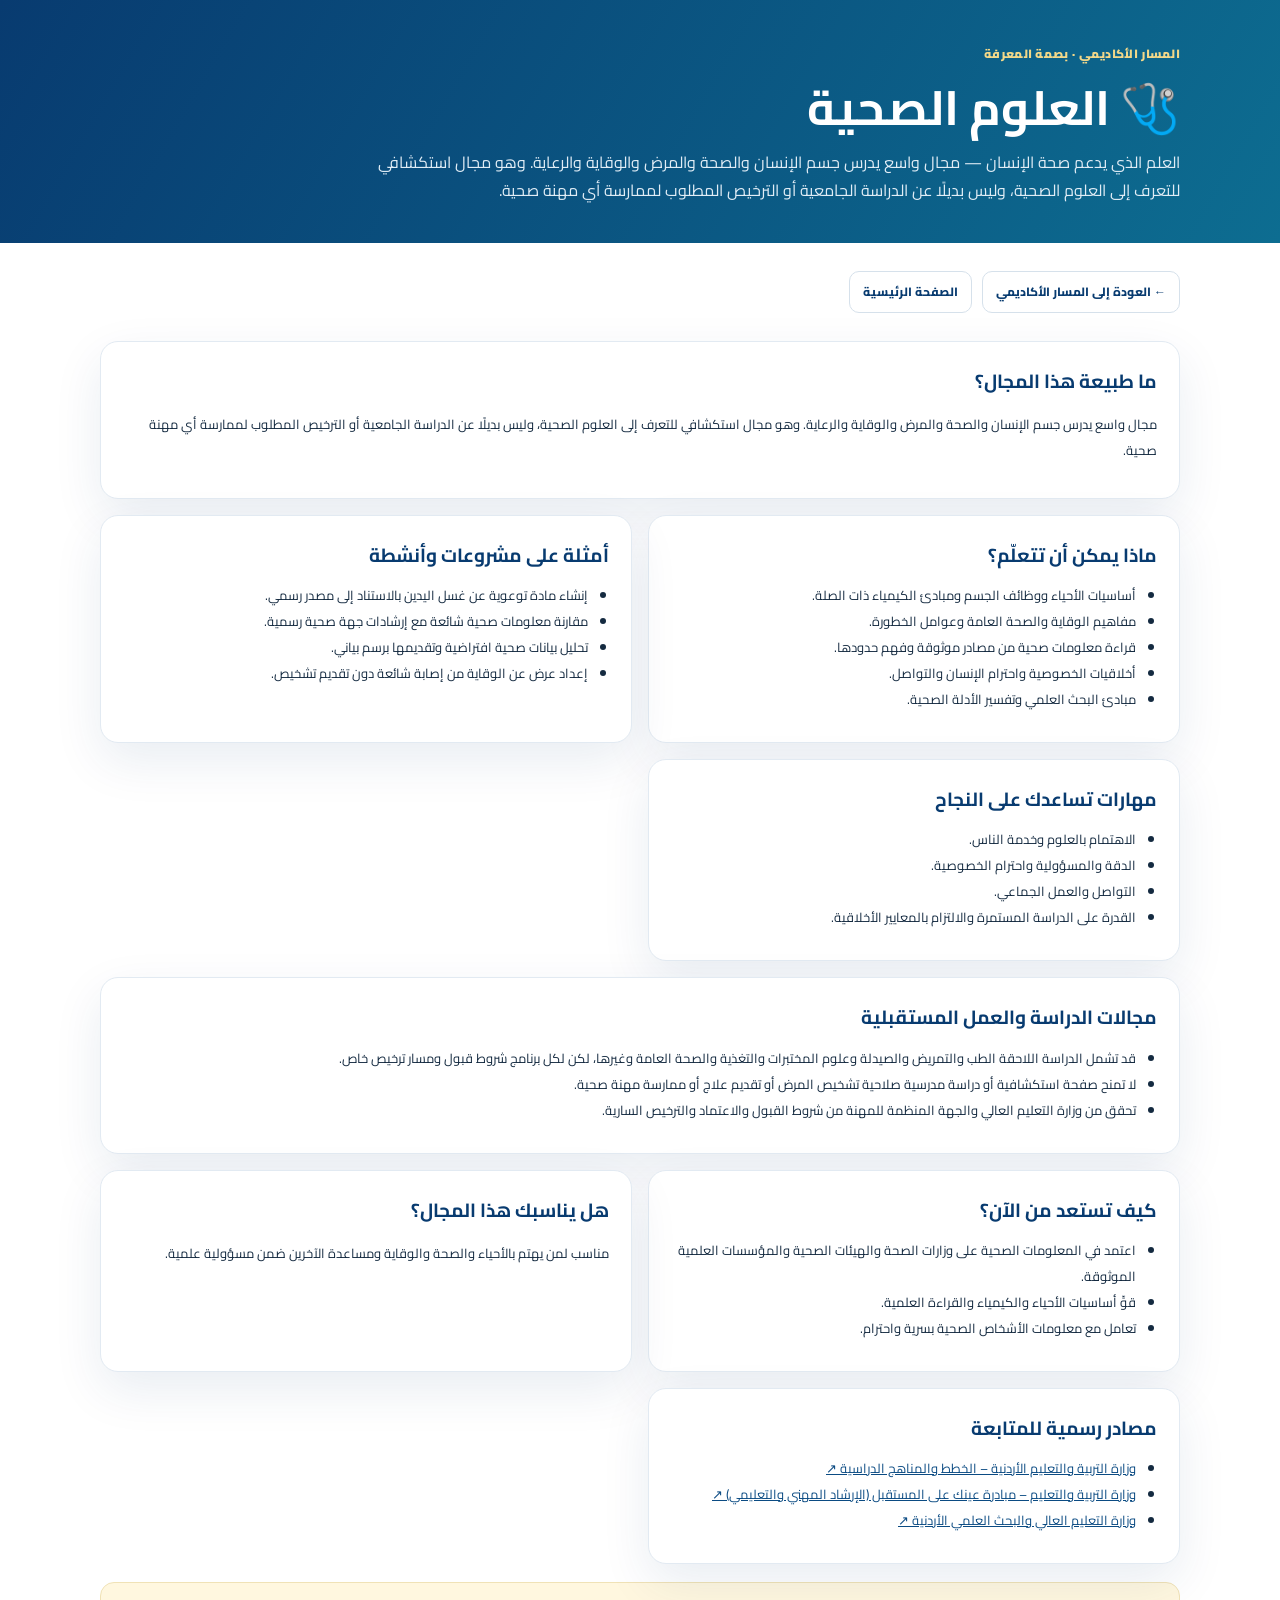
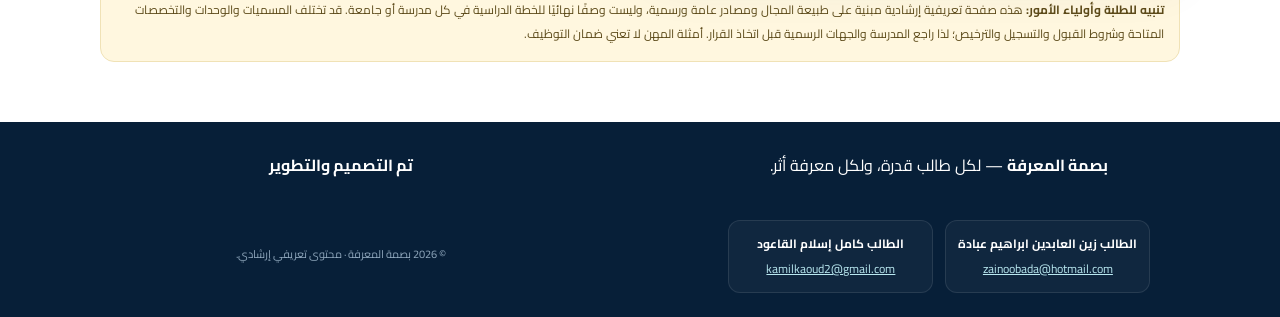
<file: health-sciences.html>
<!DOCTYPE html><html lang="ar" dir="rtl"><head><meta charset="UTF-8"><meta name="viewport" content="width=device-width, initial-scale=1.0"><meta name="theme-color" content="#083b70"><title>العلوم الصحية | بصمة المعرفة</title><link rel="icon" href="../logo.png"><link rel="stylesheet" href="../styles.css"><meta name="description" content="دليل تعريفي للطلبة حول العلوم الصحية ضمن المسار الأكاديمي."></head><body class="specialty-page"><header class="specialty-top"><div class="specialty-top-inner"><span class="eyebrow">المسار الأكاديمي · بصمة المعرفة</span><h1>🩺 العلوم الصحية</h1><p>العلم الذي يدعم صحة الإنسان — مجال واسع يدرس جسم الإنسان والصحة والمرض والوقاية والرعاية. وهو مجال استكشافي للتعرف إلى العلوم الصحية، وليس بديلًا عن الدراسة الجامعية أو الترخيص المطلوب لممارسة أي مهنة صحية.</p></div></header><main class="specialty-content"><div class="specialty-actions"><a class="specialty-back" href="../index.html#academic" onclick="if (window.parent !== window) { window.parent.postMessage({type:'close-specialty-viewer'}, '*'); return false; } if (window.opener && !window.opener.closed) { window.close(); return false; }">← العودة إلى المسار الأكاديمي</a><a class="specialty-back" href="../index.html">الصفحة الرئيسية</a></div><div class="specialty-grid"><section class="specialty-section wide"><h2>ما طبيعة هذا المجال؟</h2><p>مجال واسع يدرس جسم الإنسان والصحة والمرض والوقاية والرعاية. وهو مجال استكشافي للتعرف إلى العلوم الصحية، وليس بديلًا عن الدراسة الجامعية أو الترخيص المطلوب لممارسة أي مهنة صحية.</p></section><section class="specialty-section"><h2>ماذا يمكن أن تتعلّم؟</h2><ul><li>أساسيات الأحياء ووظائف الجسم ومبادئ الكيمياء ذات الصلة.</li><li>مفاهيم الوقاية والصحة العامة وعوامل الخطورة.</li><li>قراءة معلومات صحية من مصادر موثوقة وفهم حدودها.</li><li>أخلاقيات الخصوصية واحترام الإنسان والتواصل.</li><li>مبادئ البحث العلمي وتفسير الأدلة الصحية.</li></ul></section><section class="specialty-section"><h2>أمثلة على مشروعات وأنشطة</h2><ul><li>إنشاء مادة توعوية عن غسل اليدين بالاستناد إلى مصدر رسمي.</li><li>مقارنة معلومات صحية شائعة مع إرشادات جهة صحية رسمية.</li><li>تحليل بيانات صحية افتراضية وتقديمها برسم بياني.</li><li>إعداد عرض عن الوقاية من إصابة شائعة دون تقديم تشخيص.</li></ul></section><section class="specialty-section"><h2>مهارات تساعدك على النجاح</h2><ul><li>الاهتمام بالعلوم وخدمة الناس.</li><li>الدقة والمسؤولية واحترام الخصوصية.</li><li>التواصل والعمل الجماعي.</li><li>القدرة على الدراسة المستمرة والالتزام بالمعايير الأخلاقية.</li></ul></section><section class="specialty-section wide"><h2>مجالات الدراسة والعمل المستقبلية</h2><ul><li>قد تشمل الدراسة اللاحقة الطب والتمريض والصيدلة وعلوم المختبرات والتغذية والصحة العامة وغيرها، لكن لكل برنامج شروط قبول ومسار ترخيص خاص.</li><li>لا تمنح صفحة استكشافية أو دراسة مدرسية صلاحية تشخيص المرض أو تقديم علاج أو ممارسة مهنة صحية.</li><li>تحقق من وزارة التعليم العالي والجهة المنظمة للمهنة من شروط القبول والاعتماد والترخيص السارية.</li></ul></section><section class="specialty-section"><h2>كيف تستعد من الآن؟</h2><ul><li>اعتمد في المعلومات الصحية على وزارات الصحة والهيئات الصحية والمؤسسات العلمية الموثوقة.</li><li>قوِّ أساسيات الأحياء والكيمياء والقراءة العلمية.</li><li>تعامل مع معلومات الأشخاص الصحية بسرية واحترام.</li></ul></section><section class="specialty-section"><h2>هل يناسبك هذا المجال؟</h2><p>مناسب لمن يهتم بالأحياء والصحة والوقاية ومساعدة الآخرين ضمن مسؤولية علمية.</p></section><section class="specialty-section"><h2>مصادر رسمية للمتابعة</h2><ul class="source-list"><li><a href="https://aqau.moe.gov.jo/ar/إدارة-المناهج-والكتب-المدرسية" target="_blank" rel="noopener noreferrer">وزارة التربية والتعليم الأردنية – الخطط والمناهج الدراسية ↗</a></li><li><a href="https://moe.gov.jo/ar/node/60376" target="_blank" rel="noopener noreferrer">وزارة التربية والتعليم – مبادرة عينك على المستقبل (الإرشاد المهني والتعليمي) ↗</a></li><li><a href="https://mohe.gov.jo/" target="_blank" rel="noopener noreferrer">وزارة التعليم العالي والبحث العلمي الأردنية ↗</a></li></ul></section></div><div class="specialty-callout"><strong>تنبيه للطلبة وأولياء الأمور:</strong> هذه صفحة تعريفية إرشادية مبنية على طبيعة المجال ومصادر عامة ورسمية، وليست وصفًا نهائيًا للخطة الدراسية في كل مدرسة أو جامعة. قد تختلف المسميات والوحدات والتخصصات المتاحة وشروط القبول والتسجيل والترخيص؛ لذا راجع المدرسة والجهات الرسمية قبل اتخاذ القرار. أمثلة المهن لا تعني ضمان التوظيف.</div></main><footer class="specialty-footer"><p><strong>بصمة المعرفة</strong> — لكل طالب قدرة، ولكل معرفة أثر.</p><p><strong>تم التصميم والتطوير</strong></p><div class="creator-grid"><div><strong>الطالب زين العابدين ابراهيم عبادة</strong><a href="mailto:zainoobada@hotmail.com">zainoobada@hotmail.com</a></div><div><strong>الطالب كامل إسلام القاعود</strong><a href="mailto:kamilkaoud2@gmail.com">kamilkaoud2@gmail.com</a></div></div><p class="specialty-copy">© 2026 بصمة المعرفة · محتوى تعريفي إرشادي.</p></footer></body></html>
</file>
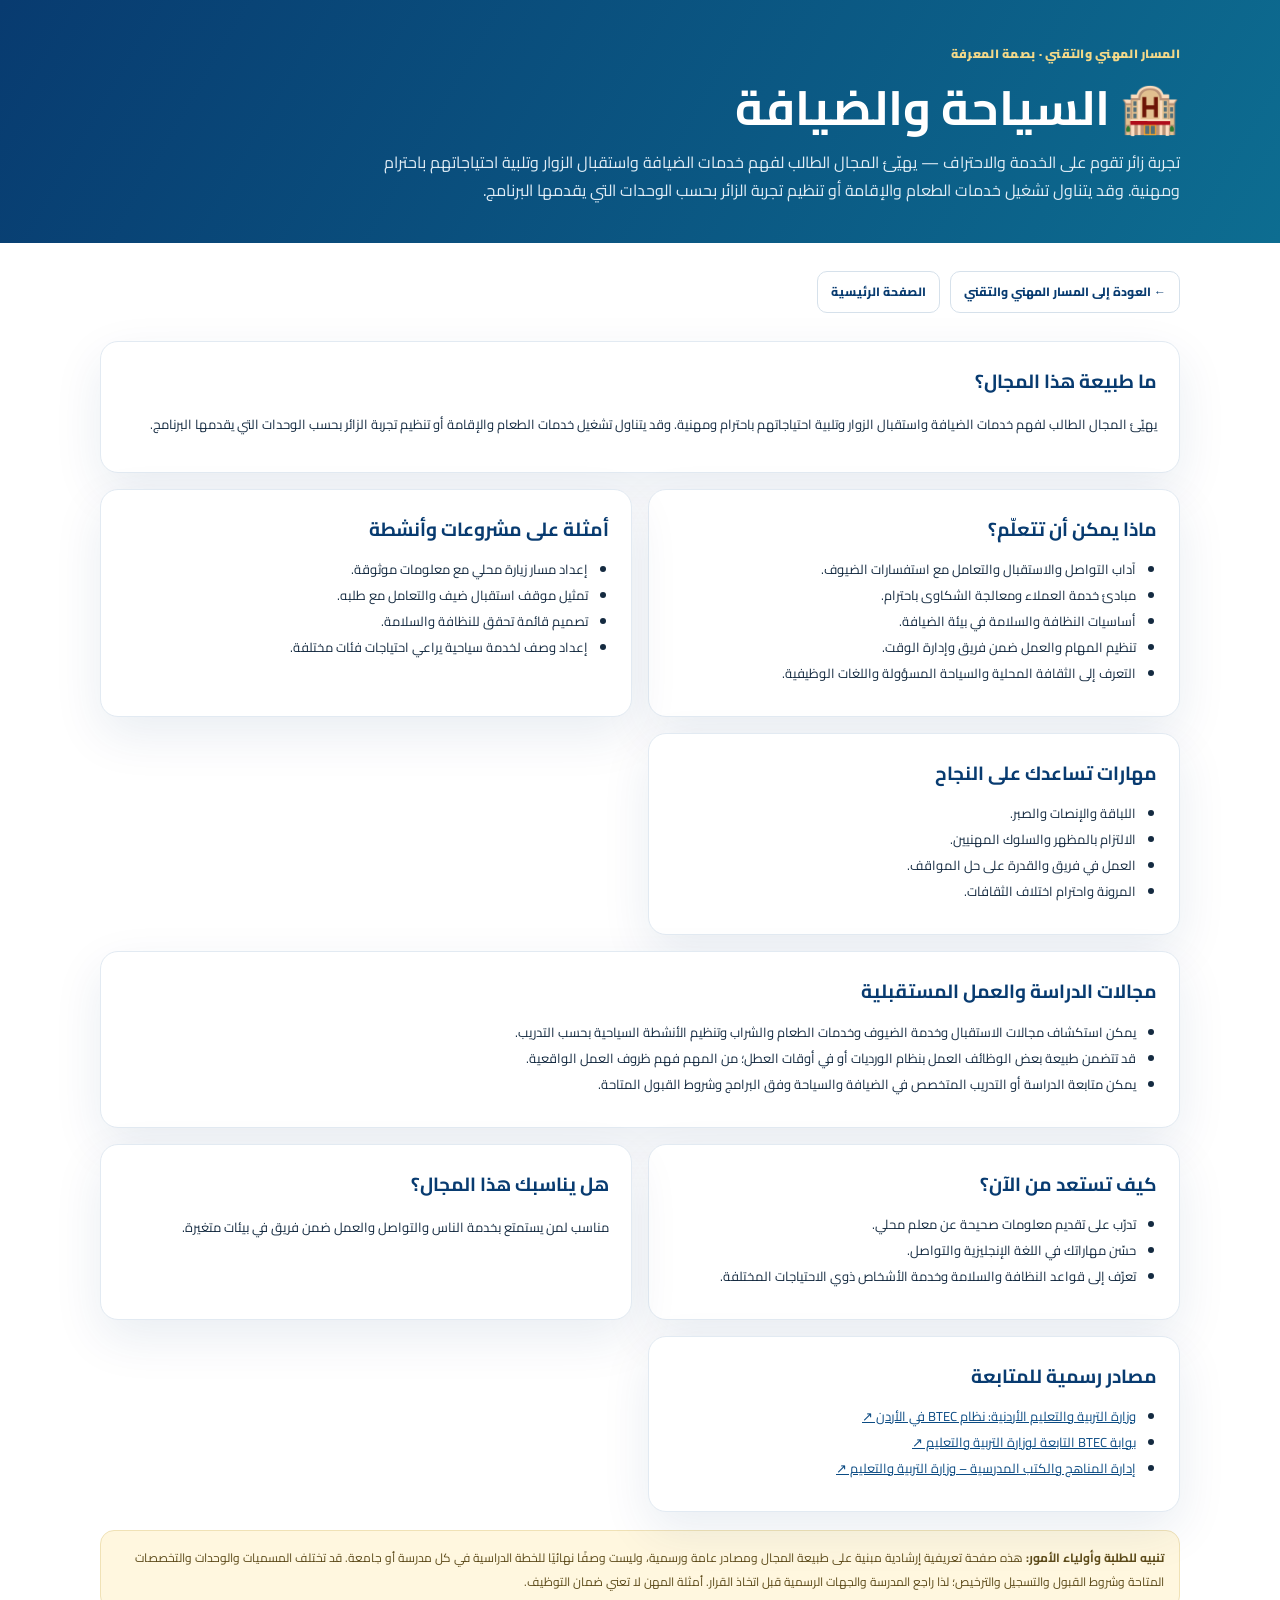
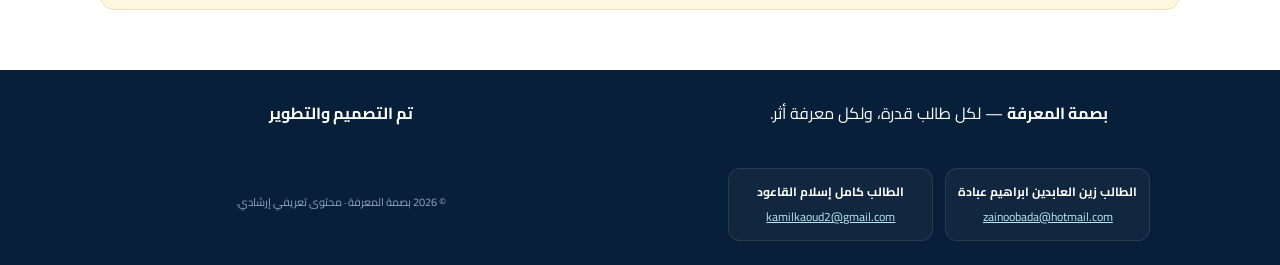
<file: hospitality.html>
<!DOCTYPE html><html lang="ar" dir="rtl"><head><meta charset="UTF-8"><meta name="viewport" content="width=device-width, initial-scale=1.0"><meta name="theme-color" content="#083b70"><title>السياحة والضيافة | بصمة المعرفة</title><link rel="icon" href="../logo.png"><link rel="stylesheet" href="../styles.css"><meta name="description" content="دليل تعريفي للطلبة حول السياحة والضيافة ضمن المسار المهني والتقني."></head><body class="specialty-page"><header class="specialty-top"><div class="specialty-top-inner"><span class="eyebrow">المسار المهني والتقني · بصمة المعرفة</span><h1>🏨 السياحة والضيافة</h1><p>تجربة زائر تقوم على الخدمة والاحتراف — يهيّئ المجال الطالب لفهم خدمات الضيافة واستقبال الزوار وتلبية احتياجاتهم باحترام ومهنية. وقد يتناول تشغيل خدمات الطعام والإقامة أو تنظيم تجربة الزائر بحسب الوحدات التي يقدمها البرنامج.</p></div></header><main class="specialty-content"><div class="specialty-actions"><a class="specialty-back" href="../index.html#vocational" onclick="if (window.parent !== window) { window.parent.postMessage({type:'close-specialty-viewer'}, '*'); return false; } if (window.opener && !window.opener.closed) { window.close(); return false; }">← العودة إلى المسار المهني والتقني</a><a class="specialty-back" href="../index.html">الصفحة الرئيسية</a></div><div class="specialty-grid"><section class="specialty-section wide"><h2>ما طبيعة هذا المجال؟</h2><p>يهيّئ المجال الطالب لفهم خدمات الضيافة واستقبال الزوار وتلبية احتياجاتهم باحترام ومهنية. وقد يتناول تشغيل خدمات الطعام والإقامة أو تنظيم تجربة الزائر بحسب الوحدات التي يقدمها البرنامج.</p></section><section class="specialty-section"><h2>ماذا يمكن أن تتعلّم؟</h2><ul><li>آداب التواصل والاستقبال والتعامل مع استفسارات الضيوف.</li><li>مبادئ خدمة العملاء ومعالجة الشكاوى باحترام.</li><li>أساسيات النظافة والسلامة في بيئة الضيافة.</li><li>تنظيم المهام والعمل ضمن فريق وإدارة الوقت.</li><li>التعرف إلى الثقافة المحلية والسياحة المسؤولة واللغات الوظيفية.</li></ul></section><section class="specialty-section"><h2>أمثلة على مشروعات وأنشطة</h2><ul><li>إعداد مسار زيارة محلي مع معلومات موثوقة.</li><li>تمثيل موقف استقبال ضيف والتعامل مع طلبه.</li><li>تصميم قائمة تحقق للنظافة والسلامة.</li><li>إعداد وصف لخدمة سياحية يراعي احتياجات فئات مختلفة.</li></ul></section><section class="specialty-section"><h2>مهارات تساعدك على النجاح</h2><ul><li>اللباقة والإنصات والصبر.</li><li>الالتزام بالمظهر والسلوك المهنيين.</li><li>العمل في فريق والقدرة على حل المواقف.</li><li>المرونة واحترام اختلاف الثقافات.</li></ul></section><section class="specialty-section wide"><h2>مجالات الدراسة والعمل المستقبلية</h2><ul><li>يمكن استكشاف مجالات الاستقبال وخدمة الضيوف وخدمات الطعام والشراب وتنظيم الأنشطة السياحية بحسب التدريب.</li><li>قد تتضمن طبيعة بعض الوظائف العمل بنظام الورديات أو في أوقات العطل؛ من المهم فهم ظروف العمل الواقعية.</li><li>يمكن متابعة الدراسة أو التدريب المتخصص في الضيافة والسياحة وفق البرامج وشروط القبول المتاحة.</li></ul></section><section class="specialty-section"><h2>كيف تستعد من الآن؟</h2><ul><li>تدرّب على تقديم معلومات صحيحة عن معلم محلي.</li><li>حسّن مهاراتك في اللغة الإنجليزية والتواصل.</li><li>تعرّف إلى قواعد النظافة والسلامة وخدمة الأشخاص ذوي الاحتياجات المختلفة.</li></ul></section><section class="specialty-section"><h2>هل يناسبك هذا المجال؟</h2><p>مناسب لمن يستمتع بخدمة الناس والتواصل والعمل ضمن فريق في بيئات متغيرة.</p></section><section class="specialty-section"><h2>مصادر رسمية للمتابعة</h2><ul class="source-list"><li><a href="https://moe.gov.jo/sites/default/files/betc.pdf" target="_blank" rel="noopener noreferrer">وزارة التربية والتعليم الأردنية: نظام BTEC في الأردن ↗</a></li><li><a href="https://btec.moe.gov.jo/" target="_blank" rel="noopener noreferrer">بوابة BTEC التابعة لوزارة التربية والتعليم ↗</a></li><li><a href="https://aqau.moe.gov.jo/ar/إدارة-المناهج-والكتب-المدرسية" target="_blank" rel="noopener noreferrer">إدارة المناهج والكتب المدرسية – وزارة التربية والتعليم ↗</a></li></ul></section></div><div class="specialty-callout"><strong>تنبيه للطلبة وأولياء الأمور:</strong> هذه صفحة تعريفية إرشادية مبنية على طبيعة المجال ومصادر عامة ورسمية، وليست وصفًا نهائيًا للخطة الدراسية في كل مدرسة أو جامعة. قد تختلف المسميات والوحدات والتخصصات المتاحة وشروط القبول والتسجيل والترخيص؛ لذا راجع المدرسة والجهات الرسمية قبل اتخاذ القرار. أمثلة المهن لا تعني ضمان التوظيف.</div></main><footer class="specialty-footer"><p><strong>بصمة المعرفة</strong> — لكل طالب قدرة، ولكل معرفة أثر.</p><p><strong>تم التصميم والتطوير</strong></p><div class="creator-grid"><div><strong>الطالب زين العابدين ابراهيم عبادة</strong><a href="mailto:zainoobada@hotmail.com">zainoobada@hotmail.com</a></div><div><strong>الطالب كامل إسلام القاعود</strong><a href="mailto:kamilkaoud2@gmail.com">kamilkaoud2@gmail.com</a></div></div><p class="specialty-copy">© 2026 بصمة المعرفة · محتوى تعريفي إرشادي.</p></footer></body></html>
</file>
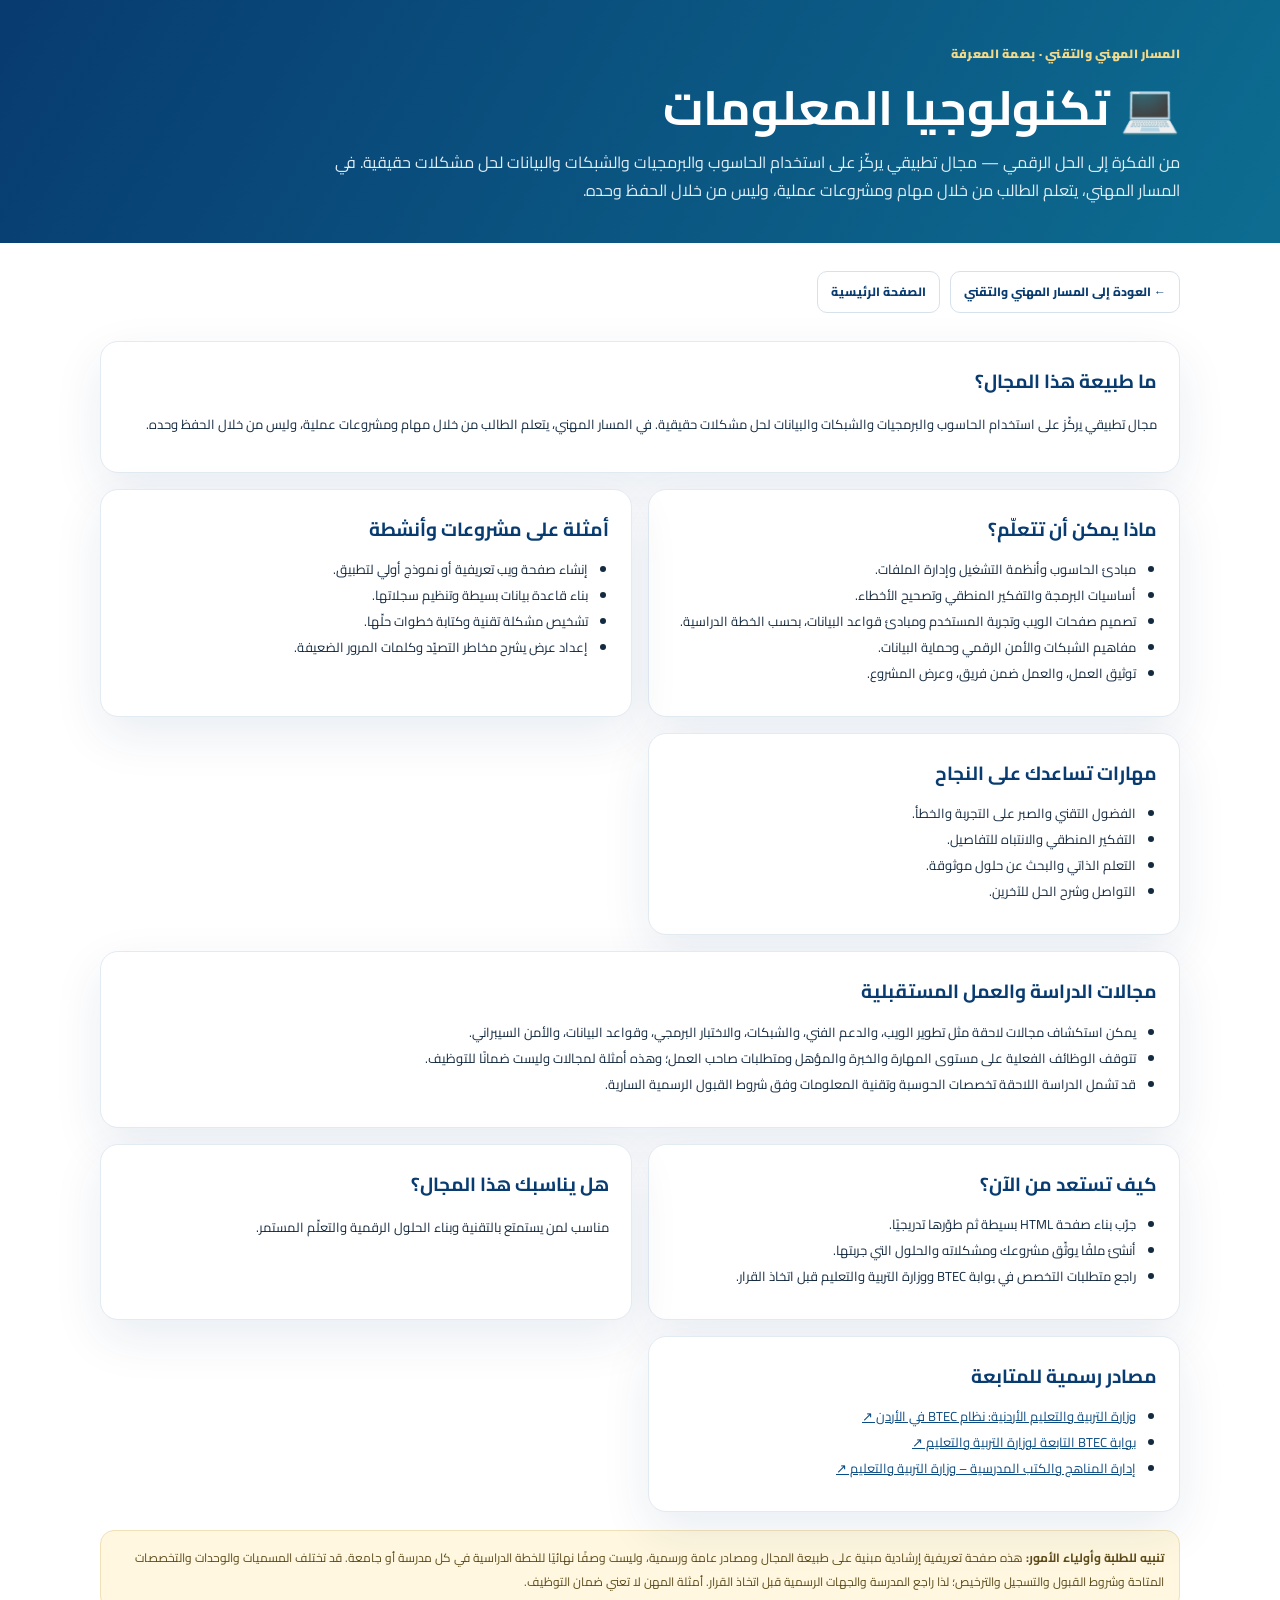
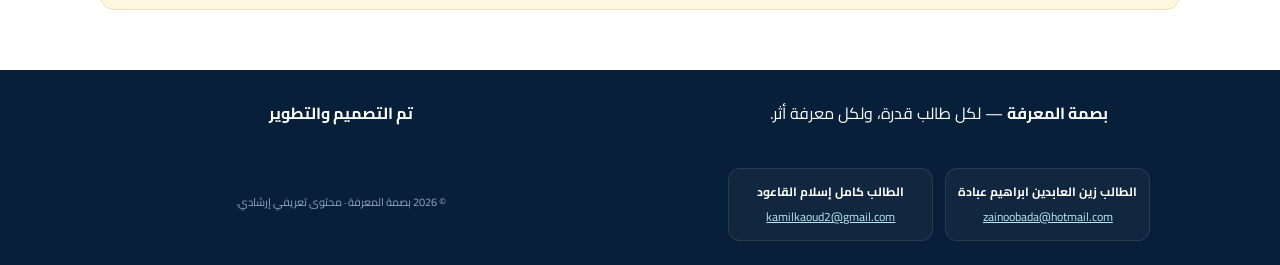
<file: it.html>
<!DOCTYPE html><html lang="ar" dir="rtl"><head><meta charset="UTF-8"><meta name="viewport" content="width=device-width, initial-scale=1.0"><meta name="theme-color" content="#083b70"><title>تكنولوجيا المعلومات | بصمة المعرفة</title><link rel="icon" href="../logo.png"><link rel="stylesheet" href="../styles.css"><meta name="description" content="دليل تعريفي للطلبة حول تكنولوجيا المعلومات ضمن المسار المهني والتقني."></head><body class="specialty-page"><header class="specialty-top"><div class="specialty-top-inner"><span class="eyebrow">المسار المهني والتقني · بصمة المعرفة</span><h1>💻 تكنولوجيا المعلومات</h1><p>من الفكرة إلى الحل الرقمي — مجال تطبيقي يركّز على استخدام الحاسوب والبرمجيات والشبكات والبيانات لحل مشكلات حقيقية. في المسار المهني، يتعلم الطالب من خلال مهام ومشروعات عملية، وليس من خلال الحفظ وحده.</p></div></header><main class="specialty-content"><div class="specialty-actions"><a class="specialty-back" href="../index.html#vocational" onclick="if (window.parent !== window) { window.parent.postMessage({type:'close-specialty-viewer'}, '*'); return false; } if (window.opener && !window.opener.closed) { window.close(); return false; }">← العودة إلى المسار المهني والتقني</a><a class="specialty-back" href="../index.html">الصفحة الرئيسية</a></div><div class="specialty-grid"><section class="specialty-section wide"><h2>ما طبيعة هذا المجال؟</h2><p>مجال تطبيقي يركّز على استخدام الحاسوب والبرمجيات والشبكات والبيانات لحل مشكلات حقيقية. في المسار المهني، يتعلم الطالب من خلال مهام ومشروعات عملية، وليس من خلال الحفظ وحده.</p></section><section class="specialty-section"><h2>ماذا يمكن أن تتعلّم؟</h2><ul><li>مبادئ الحاسوب وأنظمة التشغيل وإدارة الملفات.</li><li>أساسيات البرمجة والتفكير المنطقي وتصحيح الأخطاء.</li><li>تصميم صفحات الويب وتجربة المستخدم ومبادئ قواعد البيانات، بحسب الخطة الدراسية.</li><li>مفاهيم الشبكات والأمن الرقمي وحماية البيانات.</li><li>توثيق العمل، والعمل ضمن فريق، وعرض المشروع.</li></ul></section><section class="specialty-section"><h2>أمثلة على مشروعات وأنشطة</h2><ul><li>إنشاء صفحة ويب تعريفية أو نموذج أولي لتطبيق.</li><li>بناء قاعدة بيانات بسيطة وتنظيم سجلاتها.</li><li>تشخيص مشكلة تقنية وكتابة خطوات حلّها.</li><li>إعداد عرض يشرح مخاطر التصيّد وكلمات المرور الضعيفة.</li></ul></section><section class="specialty-section"><h2>مهارات تساعدك على النجاح</h2><ul><li>الفضول التقني والصبر على التجربة والخطأ.</li><li>التفكير المنطقي والانتباه للتفاصيل.</li><li>التعلم الذاتي والبحث عن حلول موثوقة.</li><li>التواصل وشرح الحل للآخرين.</li></ul></section><section class="specialty-section wide"><h2>مجالات الدراسة والعمل المستقبلية</h2><ul><li>يمكن استكشاف مجالات لاحقة مثل تطوير الويب، والدعم الفني، والشبكات، والاختبار البرمجي، وقواعد البيانات، والأمن السيبراني.</li><li>تتوقف الوظائف الفعلية على مستوى المهارة والخبرة والمؤهل ومتطلبات صاحب العمل؛ وهذه أمثلة لمجالات وليست ضمانًا للتوظيف.</li><li>قد تشمل الدراسة اللاحقة تخصصات الحوسبة وتقنية المعلومات وفق شروط القبول الرسمية السارية.</li></ul></section><section class="specialty-section"><h2>كيف تستعد من الآن؟</h2><ul><li>جرّب بناء صفحة HTML بسيطة ثم طوّرها تدريجيًا.</li><li>أنشئ ملفًا يوثّق مشروعك ومشكلاته والحلول التي جربتها.</li><li>راجع متطلبات التخصص في بوابة BTEC ووزارة التربية والتعليم قبل اتخاذ القرار.</li></ul></section><section class="specialty-section"><h2>هل يناسبك هذا المجال؟</h2><p>مناسب لمن يستمتع بالتقنية وبناء الحلول الرقمية والتعلّم المستمر.</p></section><section class="specialty-section"><h2>مصادر رسمية للمتابعة</h2><ul class="source-list"><li><a href="https://moe.gov.jo/sites/default/files/betc.pdf" target="_blank" rel="noopener noreferrer">وزارة التربية والتعليم الأردنية: نظام BTEC في الأردن ↗</a></li><li><a href="https://btec.moe.gov.jo/" target="_blank" rel="noopener noreferrer">بوابة BTEC التابعة لوزارة التربية والتعليم ↗</a></li><li><a href="https://aqau.moe.gov.jo/ar/إدارة-المناهج-والكتب-المدرسية" target="_blank" rel="noopener noreferrer">إدارة المناهج والكتب المدرسية – وزارة التربية والتعليم ↗</a></li></ul></section></div><div class="specialty-callout"><strong>تنبيه للطلبة وأولياء الأمور:</strong> هذه صفحة تعريفية إرشادية مبنية على طبيعة المجال ومصادر عامة ورسمية، وليست وصفًا نهائيًا للخطة الدراسية في كل مدرسة أو جامعة. قد تختلف المسميات والوحدات والتخصصات المتاحة وشروط القبول والتسجيل والترخيص؛ لذا راجع المدرسة والجهات الرسمية قبل اتخاذ القرار. أمثلة المهن لا تعني ضمان التوظيف.</div></main><footer class="specialty-footer"><p><strong>بصمة المعرفة</strong> — لكل طالب قدرة، ولكل معرفة أثر.</p><p><strong>تم التصميم والتطوير</strong></p><div class="creator-grid"><div><strong>الطالب زين العابدين ابراهيم عبادة</strong><a href="mailto:zainoobada@hotmail.com">zainoobada@hotmail.com</a></div><div><strong>الطالب كامل إسلام القاعود</strong><a href="mailto:kamilkaoud2@gmail.com">kamilkaoud2@gmail.com</a></div></div><p class="specialty-copy">© 2026 بصمة المعرفة · محتوى تعريفي إرشادي.</p></footer></body></html>
</file>
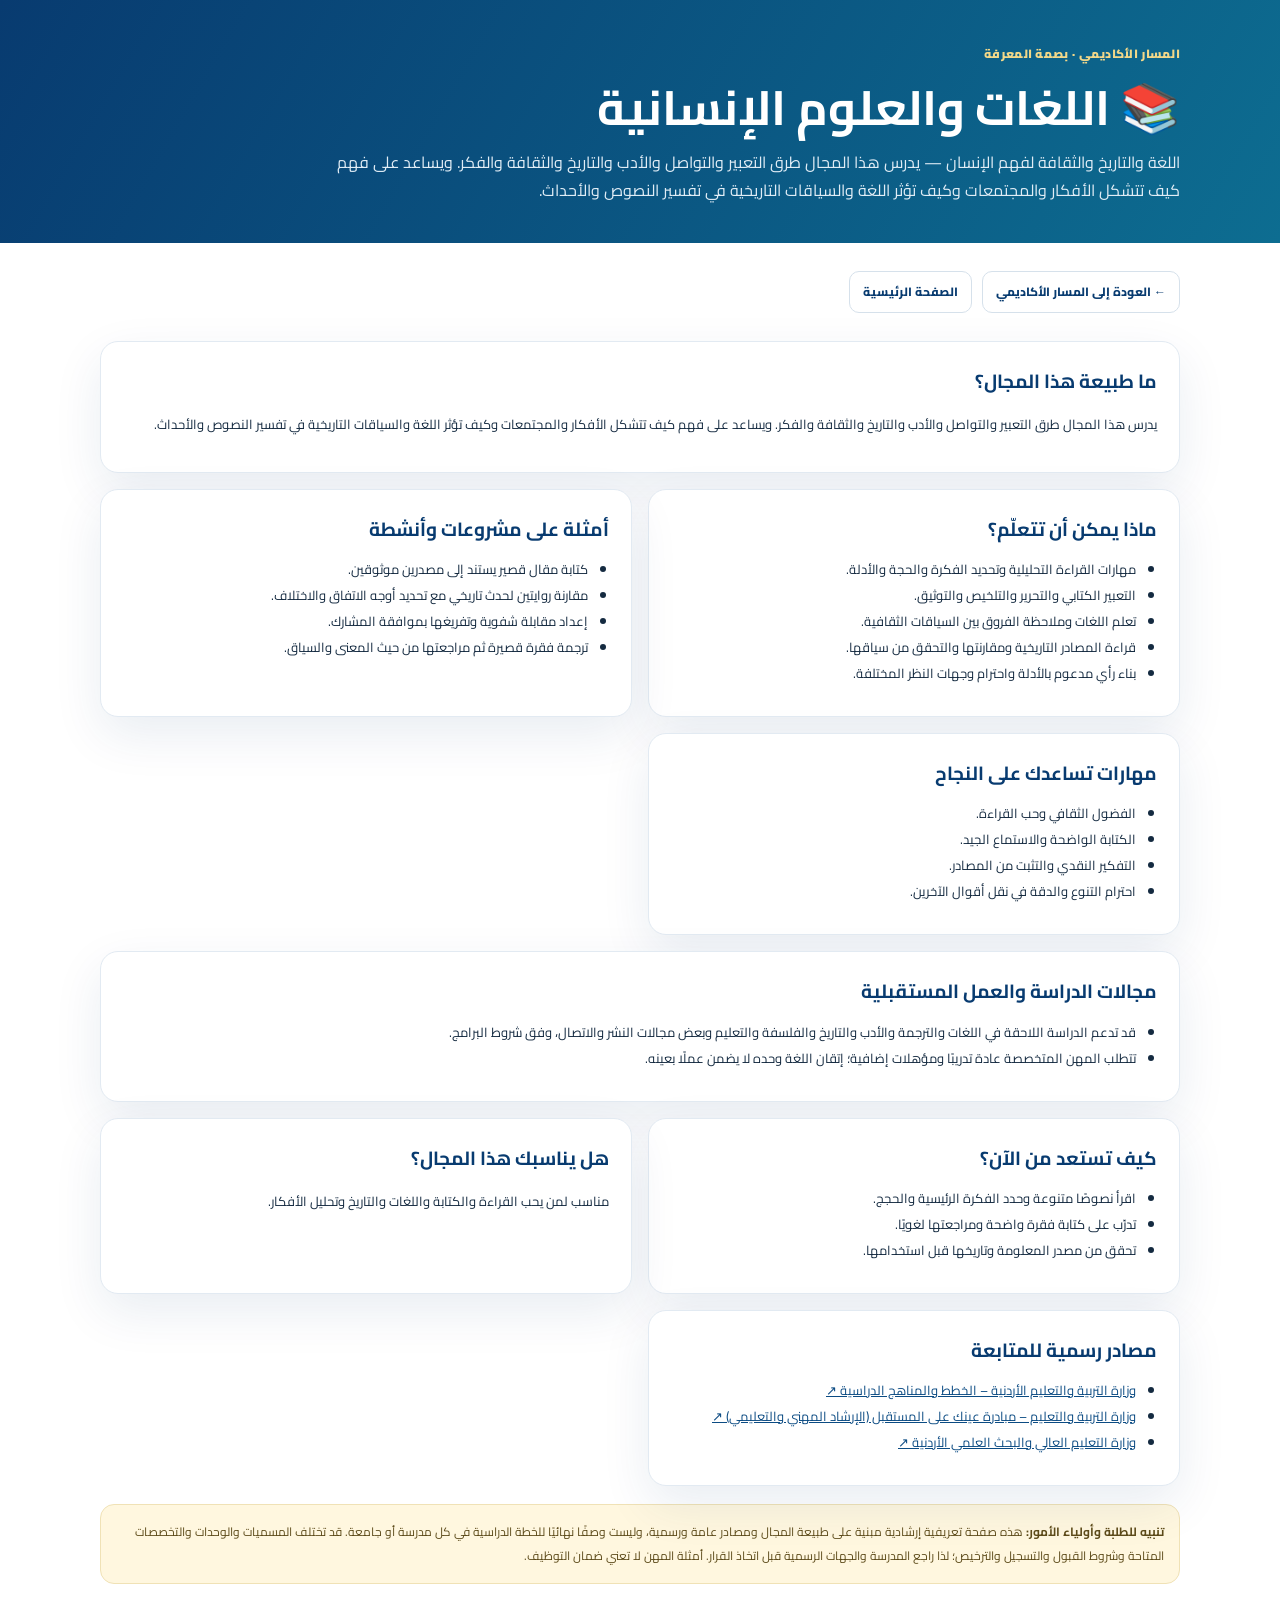
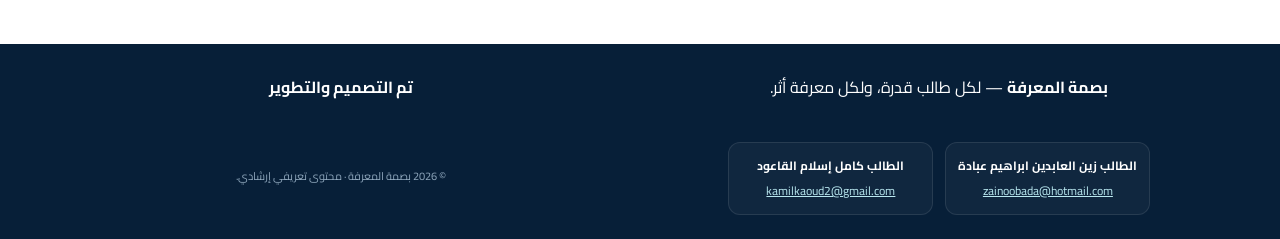
<file: languages-humanities.html>
<!DOCTYPE html><html lang="ar" dir="rtl"><head><meta charset="UTF-8"><meta name="viewport" content="width=device-width, initial-scale=1.0"><meta name="theme-color" content="#083b70"><title>اللغات والعلوم الإنسانية | بصمة المعرفة</title><link rel="icon" href="../logo.png"><link rel="stylesheet" href="../styles.css"><meta name="description" content="دليل تعريفي للطلبة حول اللغات والعلوم الإنسانية ضمن المسار الأكاديمي."></head><body class="specialty-page"><header class="specialty-top"><div class="specialty-top-inner"><span class="eyebrow">المسار الأكاديمي · بصمة المعرفة</span><h1>📚 اللغات والعلوم الإنسانية</h1><p>اللغة والتاريخ والثقافة لفهم الإنسان — يدرس هذا المجال طرق التعبير والتواصل والأدب والتاريخ والثقافة والفكر. ويساعد على فهم كيف تتشكل الأفكار والمجتمعات وكيف تؤثر اللغة والسياقات التاريخية في تفسير النصوص والأحداث.</p></div></header><main class="specialty-content"><div class="specialty-actions"><a class="specialty-back" href="../index.html#academic" onclick="if (window.parent !== window) { window.parent.postMessage({type:'close-specialty-viewer'}, '*'); return false; } if (window.opener && !window.opener.closed) { window.close(); return false; }">← العودة إلى المسار الأكاديمي</a><a class="specialty-back" href="../index.html">الصفحة الرئيسية</a></div><div class="specialty-grid"><section class="specialty-section wide"><h2>ما طبيعة هذا المجال؟</h2><p>يدرس هذا المجال طرق التعبير والتواصل والأدب والتاريخ والثقافة والفكر. ويساعد على فهم كيف تتشكل الأفكار والمجتمعات وكيف تؤثر اللغة والسياقات التاريخية في تفسير النصوص والأحداث.</p></section><section class="specialty-section"><h2>ماذا يمكن أن تتعلّم؟</h2><ul><li>مهارات القراءة التحليلية وتحديد الفكرة والحجة والأدلة.</li><li>التعبير الكتابي والتحرير والتلخيص والتوثيق.</li><li>تعلم اللغات وملاحظة الفروق بين السياقات الثقافية.</li><li>قراءة المصادر التاريخية ومقارنتها والتحقق من سياقها.</li><li>بناء رأي مدعوم بالأدلة واحترام وجهات النظر المختلفة.</li></ul></section><section class="specialty-section"><h2>أمثلة على مشروعات وأنشطة</h2><ul><li>كتابة مقال قصير يستند إلى مصدرين موثوقين.</li><li>مقارنة روايتين لحدث تاريخي مع تحديد أوجه الاتفاق والاختلاف.</li><li>إعداد مقابلة شفوية وتفريغها بموافقة المشارك.</li><li>ترجمة فقرة قصيرة ثم مراجعتها من حيث المعنى والسياق.</li></ul></section><section class="specialty-section"><h2>مهارات تساعدك على النجاح</h2><ul><li>الفضول الثقافي وحب القراءة.</li><li>الكتابة الواضحة والاستماع الجيد.</li><li>التفكير النقدي والتثبت من المصادر.</li><li>احترام التنوع والدقة في نقل أقوال الآخرين.</li></ul></section><section class="specialty-section wide"><h2>مجالات الدراسة والعمل المستقبلية</h2><ul><li>قد تدعم الدراسة اللاحقة في اللغات والترجمة والأدب والتاريخ والفلسفة والتعليم وبعض مجالات النشر والاتصال، وفق شروط البرامج.</li><li>تتطلب المهن المتخصصة عادة تدريبًا ومؤهلات إضافية؛ إتقان اللغة وحده لا يضمن عملًا بعينه.</li></ul></section><section class="specialty-section"><h2>كيف تستعد من الآن؟</h2><ul><li>اقرأ نصوصًا متنوعة وحدد الفكرة الرئيسية والحجج.</li><li>تدرّب على كتابة فقرة واضحة ومراجعتها لغويًا.</li><li>تحقق من مصدر المعلومة وتاريخها قبل استخدامها.</li></ul></section><section class="specialty-section"><h2>هل يناسبك هذا المجال؟</h2><p>مناسب لمن يحب القراءة والكتابة واللغات والتاريخ وتحليل الأفكار.</p></section><section class="specialty-section"><h2>مصادر رسمية للمتابعة</h2><ul class="source-list"><li><a href="https://aqau.moe.gov.jo/ar/إدارة-المناهج-والكتب-المدرسية" target="_blank" rel="noopener noreferrer">وزارة التربية والتعليم الأردنية – الخطط والمناهج الدراسية ↗</a></li><li><a href="https://moe.gov.jo/ar/node/60376" target="_blank" rel="noopener noreferrer">وزارة التربية والتعليم – مبادرة عينك على المستقبل (الإرشاد المهني والتعليمي) ↗</a></li><li><a href="https://mohe.gov.jo/" target="_blank" rel="noopener noreferrer">وزارة التعليم العالي والبحث العلمي الأردنية ↗</a></li></ul></section></div><div class="specialty-callout"><strong>تنبيه للطلبة وأولياء الأمور:</strong> هذه صفحة تعريفية إرشادية مبنية على طبيعة المجال ومصادر عامة ورسمية، وليست وصفًا نهائيًا للخطة الدراسية في كل مدرسة أو جامعة. قد تختلف المسميات والوحدات والتخصصات المتاحة وشروط القبول والتسجيل والترخيص؛ لذا راجع المدرسة والجهات الرسمية قبل اتخاذ القرار. أمثلة المهن لا تعني ضمان التوظيف.</div></main><footer class="specialty-footer"><p><strong>بصمة المعرفة</strong> — لكل طالب قدرة، ولكل معرفة أثر.</p><p><strong>تم التصميم والتطوير</strong></p><div class="creator-grid"><div><strong>الطالب زين العابدين ابراهيم عبادة</strong><a href="mailto:zainoobada@hotmail.com">zainoobada@hotmail.com</a></div><div><strong>الطالب كامل إسلام القاعود</strong><a href="mailto:kamilkaoud2@gmail.com">kamilkaoud2@gmail.com</a></div></div><p class="specialty-copy">© 2026 بصمة المعرفة · محتوى تعريفي إرشادي.</p></footer></body></html>
</file>
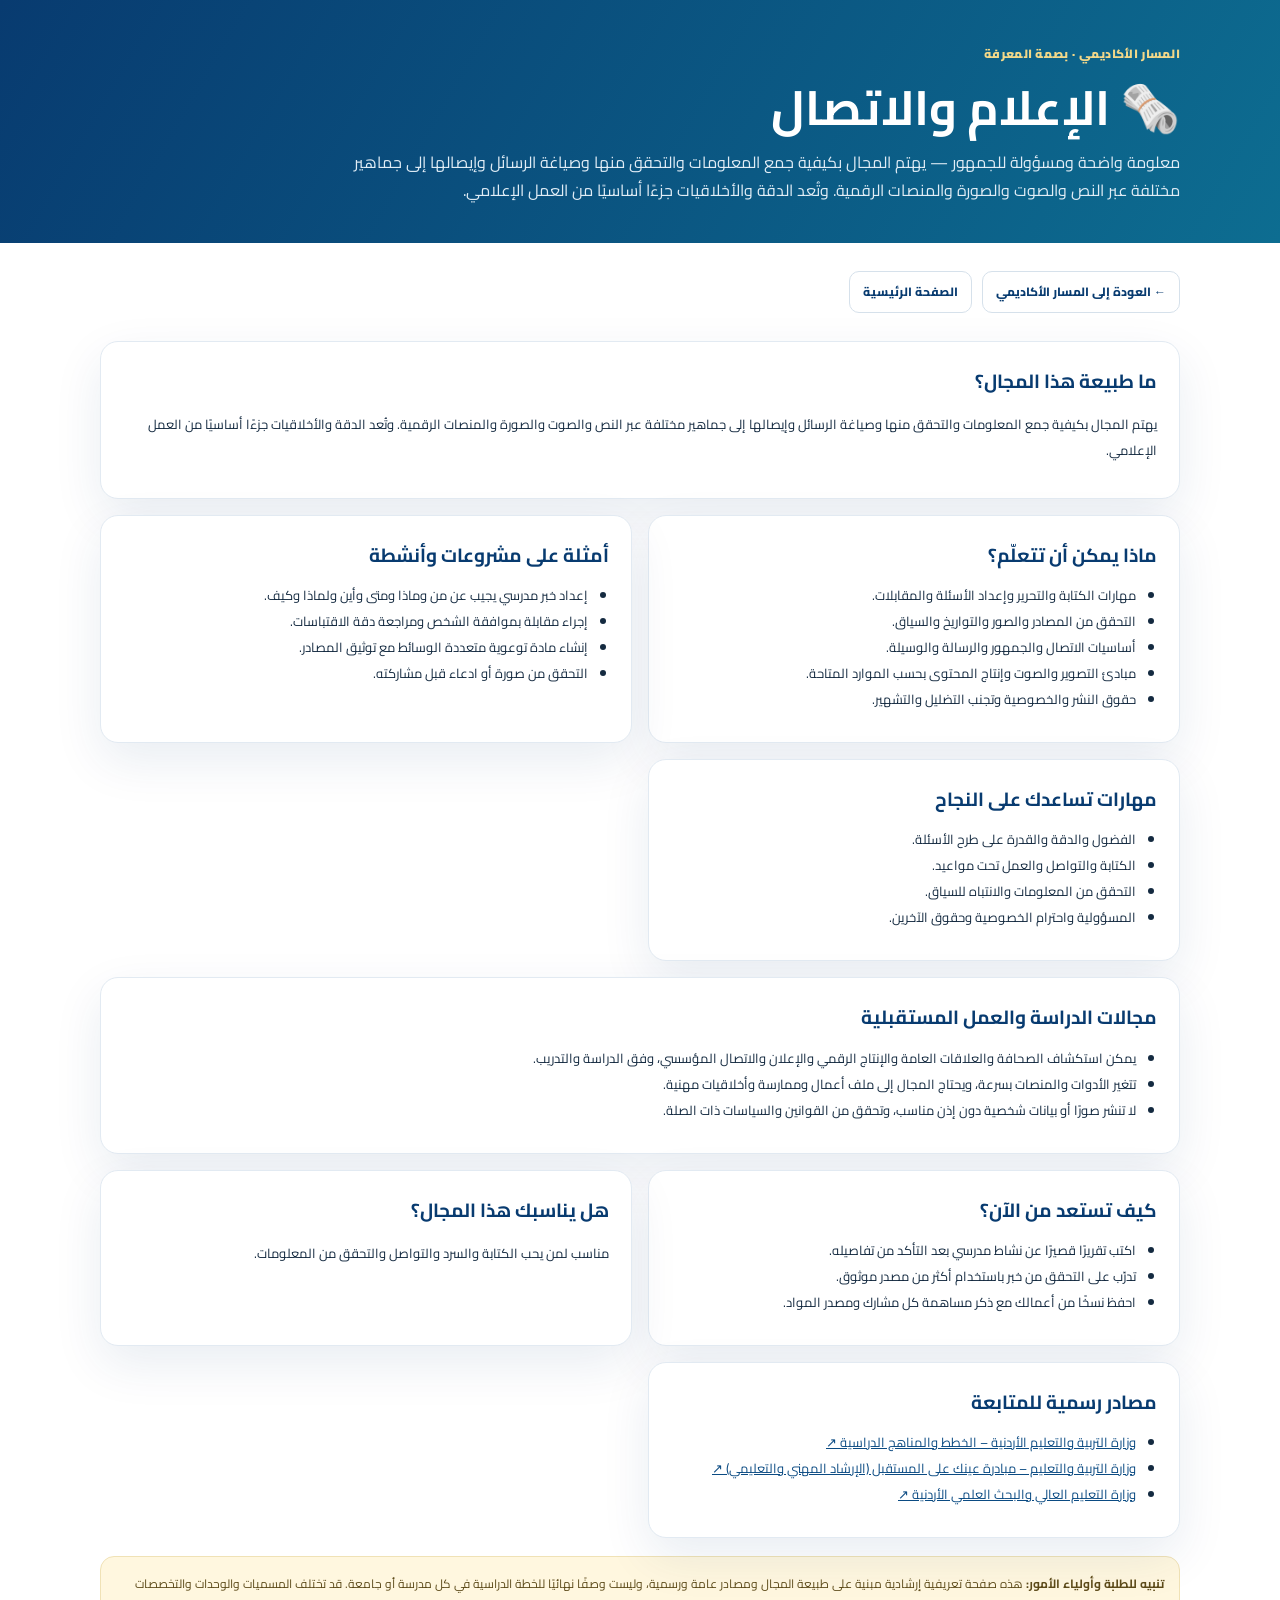
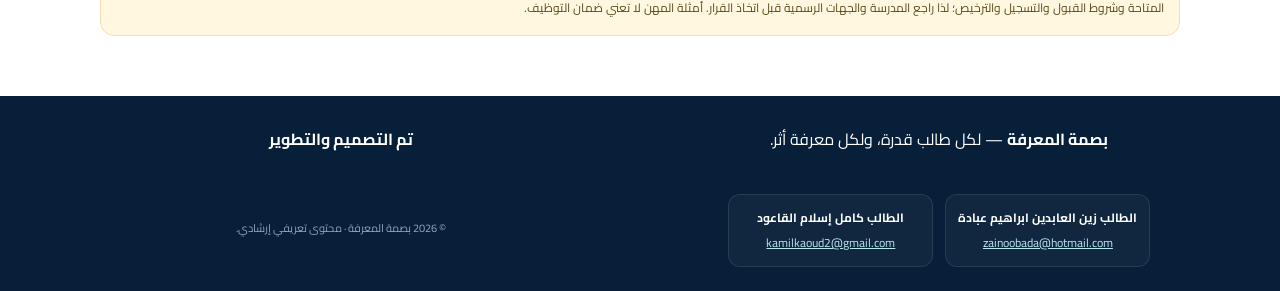
<file: media-communication.html>
<!DOCTYPE html><html lang="ar" dir="rtl"><head><meta charset="UTF-8"><meta name="viewport" content="width=device-width, initial-scale=1.0"><meta name="theme-color" content="#083b70"><title>الإعلام والاتصال | بصمة المعرفة</title><link rel="icon" href="../logo.png"><link rel="stylesheet" href="../styles.css"><meta name="description" content="دليل تعريفي للطلبة حول الإعلام والاتصال ضمن المسار الأكاديمي."></head><body class="specialty-page"><header class="specialty-top"><div class="specialty-top-inner"><span class="eyebrow">المسار الأكاديمي · بصمة المعرفة</span><h1>🗞️ الإعلام والاتصال</h1><p>معلومة واضحة ومسؤولة للجمهور — يهتم المجال بكيفية جمع المعلومات والتحقق منها وصياغة الرسائل وإيصالها إلى جماهير مختلفة عبر النص والصوت والصورة والمنصات الرقمية. وتُعد الدقة والأخلاقيات جزءًا أساسيًا من العمل الإعلامي.</p></div></header><main class="specialty-content"><div class="specialty-actions"><a class="specialty-back" href="../index.html#academic" onclick="if (window.parent !== window) { window.parent.postMessage({type:'close-specialty-viewer'}, '*'); return false; } if (window.opener && !window.opener.closed) { window.close(); return false; }">← العودة إلى المسار الأكاديمي</a><a class="specialty-back" href="../index.html">الصفحة الرئيسية</a></div><div class="specialty-grid"><section class="specialty-section wide"><h2>ما طبيعة هذا المجال؟</h2><p>يهتم المجال بكيفية جمع المعلومات والتحقق منها وصياغة الرسائل وإيصالها إلى جماهير مختلفة عبر النص والصوت والصورة والمنصات الرقمية. وتُعد الدقة والأخلاقيات جزءًا أساسيًا من العمل الإعلامي.</p></section><section class="specialty-section"><h2>ماذا يمكن أن تتعلّم؟</h2><ul><li>مهارات الكتابة والتحرير وإعداد الأسئلة والمقابلات.</li><li>التحقق من المصادر والصور والتواريخ والسياق.</li><li>أساسيات الاتصال والجمهور والرسالة والوسيلة.</li><li>مبادئ التصوير والصوت وإنتاج المحتوى بحسب الموارد المتاحة.</li><li>حقوق النشر والخصوصية وتجنب التضليل والتشهير.</li></ul></section><section class="specialty-section"><h2>أمثلة على مشروعات وأنشطة</h2><ul><li>إعداد خبر مدرسي يجيب عن من وماذا ومتى وأين ولماذا وكيف.</li><li>إجراء مقابلة بموافقة الشخص ومراجعة دقة الاقتباسات.</li><li>إنشاء مادة توعوية متعددة الوسائط مع توثيق المصادر.</li><li>التحقق من صورة أو ادعاء قبل مشاركته.</li></ul></section><section class="specialty-section"><h2>مهارات تساعدك على النجاح</h2><ul><li>الفضول والدقة والقدرة على طرح الأسئلة.</li><li>الكتابة والتواصل والعمل تحت مواعيد.</li><li>التحقق من المعلومات والانتباه للسياق.</li><li>المسؤولية واحترام الخصوصية وحقوق الآخرين.</li></ul></section><section class="specialty-section wide"><h2>مجالات الدراسة والعمل المستقبلية</h2><ul><li>يمكن استكشاف الصحافة والعلاقات العامة والإنتاج الرقمي والإعلان والاتصال المؤسسي، وفق الدراسة والتدريب.</li><li>تتغير الأدوات والمنصات بسرعة، ويحتاج المجال إلى ملف أعمال وممارسة وأخلاقيات مهنية.</li><li>لا تنشر صورًا أو بيانات شخصية دون إذن مناسب، وتحقق من القوانين والسياسات ذات الصلة.</li></ul></section><section class="specialty-section"><h2>كيف تستعد من الآن؟</h2><ul><li>اكتب تقريرًا قصيرًا عن نشاط مدرسي بعد التأكد من تفاصيله.</li><li>تدرّب على التحقق من خبر باستخدام أكثر من مصدر موثوق.</li><li>احفظ نسخًا من أعمالك مع ذكر مساهمة كل مشارك ومصدر المواد.</li></ul></section><section class="specialty-section"><h2>هل يناسبك هذا المجال؟</h2><p>مناسب لمن يحب الكتابة والسرد والتواصل والتحقق من المعلومات.</p></section><section class="specialty-section"><h2>مصادر رسمية للمتابعة</h2><ul class="source-list"><li><a href="https://aqau.moe.gov.jo/ar/إدارة-المناهج-والكتب-المدرسية" target="_blank" rel="noopener noreferrer">وزارة التربية والتعليم الأردنية – الخطط والمناهج الدراسية ↗</a></li><li><a href="https://moe.gov.jo/ar/node/60376" target="_blank" rel="noopener noreferrer">وزارة التربية والتعليم – مبادرة عينك على المستقبل (الإرشاد المهني والتعليمي) ↗</a></li><li><a href="https://mohe.gov.jo/" target="_blank" rel="noopener noreferrer">وزارة التعليم العالي والبحث العلمي الأردنية ↗</a></li></ul></section></div><div class="specialty-callout"><strong>تنبيه للطلبة وأولياء الأمور:</strong> هذه صفحة تعريفية إرشادية مبنية على طبيعة المجال ومصادر عامة ورسمية، وليست وصفًا نهائيًا للخطة الدراسية في كل مدرسة أو جامعة. قد تختلف المسميات والوحدات والتخصصات المتاحة وشروط القبول والتسجيل والترخيص؛ لذا راجع المدرسة والجهات الرسمية قبل اتخاذ القرار. أمثلة المهن لا تعني ضمان التوظيف.</div></main><footer class="specialty-footer"><p><strong>بصمة المعرفة</strong> — لكل طالب قدرة، ولكل معرفة أثر.</p><p><strong>تم التصميم والتطوير</strong></p><div class="creator-grid"><div><strong>الطالب زين العابدين ابراهيم عبادة</strong><a href="mailto:zainoobada@hotmail.com">zainoobada@hotmail.com</a></div><div><strong>الطالب كامل إسلام القاعود</strong><a href="mailto:kamilkaoud2@gmail.com">kamilkaoud2@gmail.com</a></div></div><p class="specialty-copy">© 2026 بصمة المعرفة · محتوى تعريفي إرشادي.</p></footer></body></html>
</file>
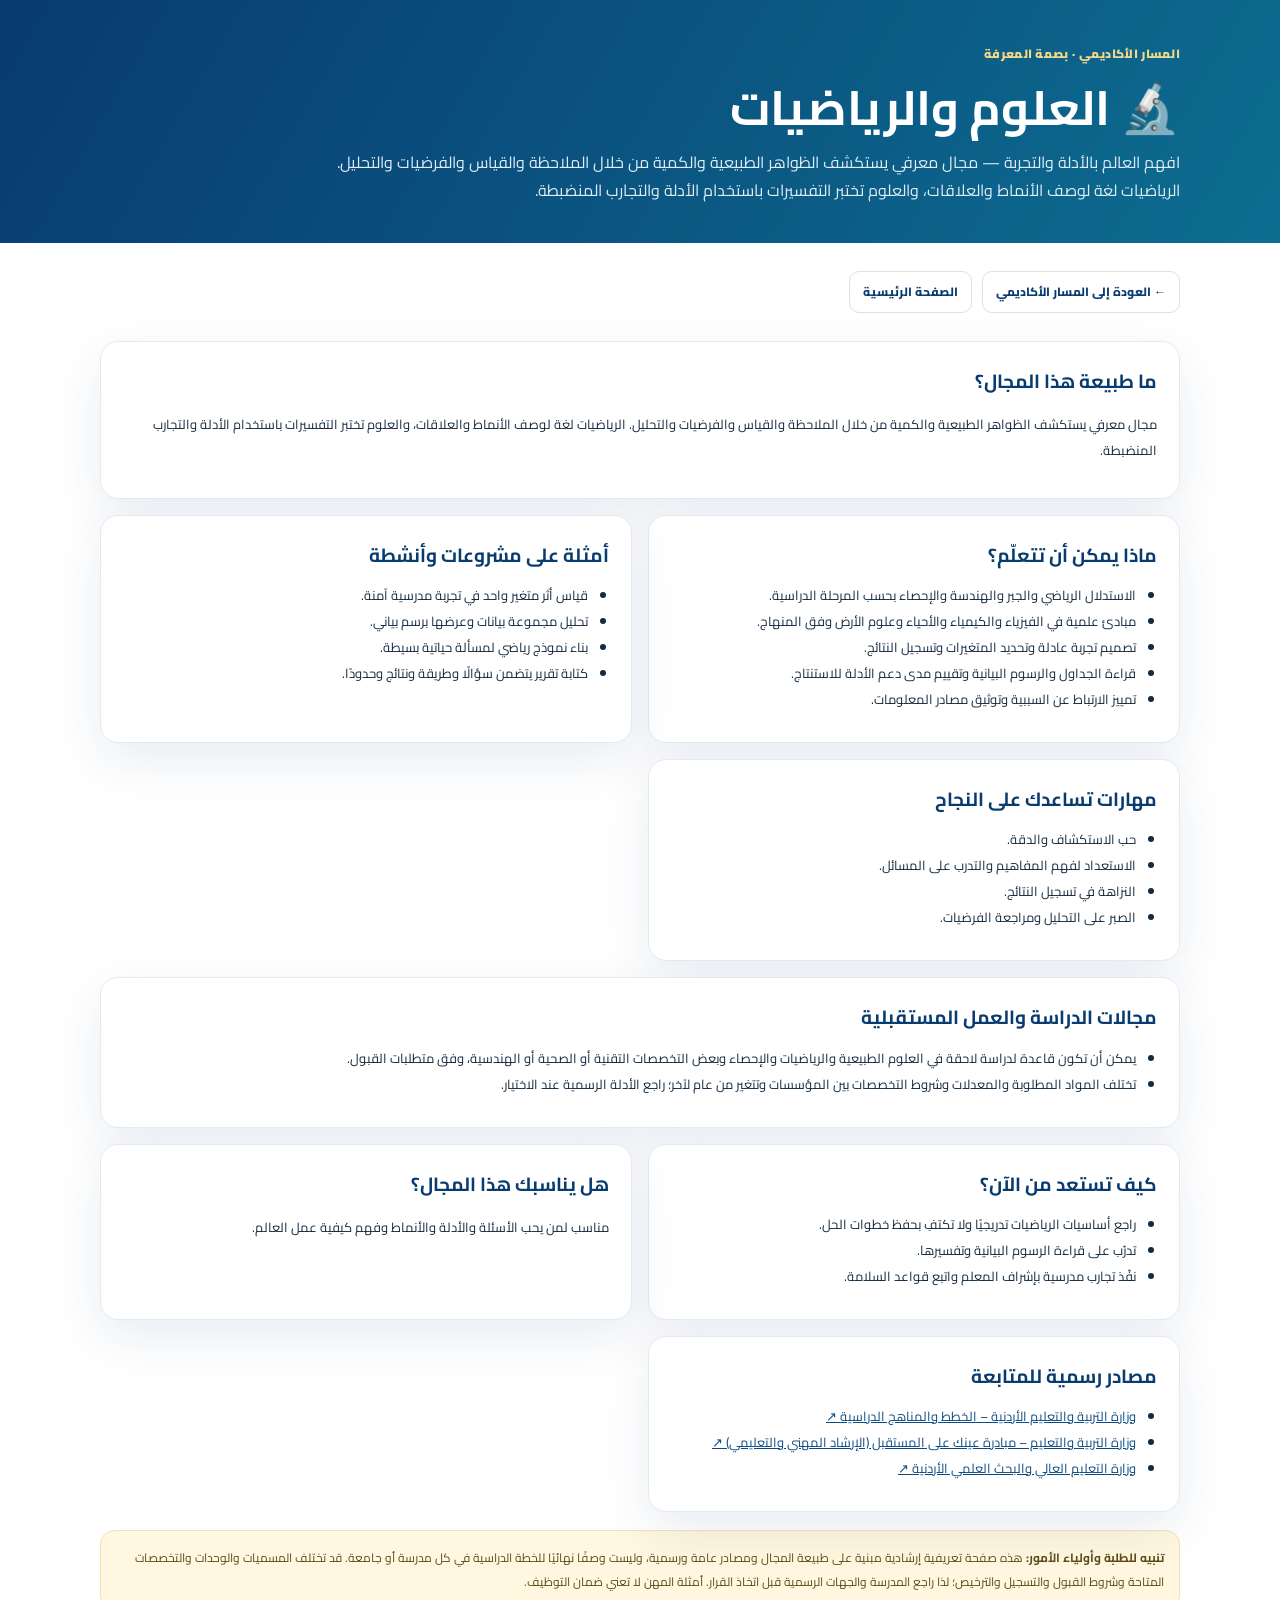
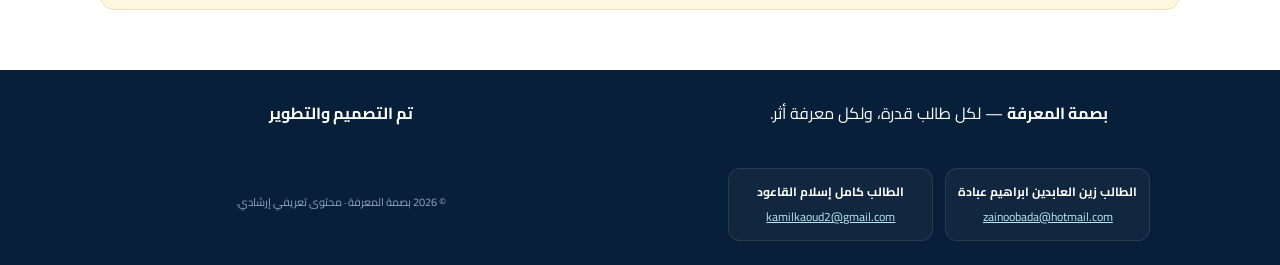
<file: science-math.html>
<!DOCTYPE html><html lang="ar" dir="rtl"><head><meta charset="UTF-8"><meta name="viewport" content="width=device-width, initial-scale=1.0"><meta name="theme-color" content="#083b70"><title>العلوم والرياضيات | بصمة المعرفة</title><link rel="icon" href="../logo.png"><link rel="stylesheet" href="../styles.css"><meta name="description" content="دليل تعريفي للطلبة حول العلوم والرياضيات ضمن المسار الأكاديمي."></head><body class="specialty-page"><header class="specialty-top"><div class="specialty-top-inner"><span class="eyebrow">المسار الأكاديمي · بصمة المعرفة</span><h1>🔬 العلوم والرياضيات</h1><p>افهم العالم بالأدلة والتجربة — مجال معرفي يستكشف الظواهر الطبيعية والكمية من خلال الملاحظة والقياس والفرضيات والتحليل. الرياضيات لغة لوصف الأنماط والعلاقات، والعلوم تختبر التفسيرات باستخدام الأدلة والتجارب المنضبطة.</p></div></header><main class="specialty-content"><div class="specialty-actions"><a class="specialty-back" href="../index.html#academic" onclick="if (window.parent !== window) { window.parent.postMessage({type:'close-specialty-viewer'}, '*'); return false; } if (window.opener && !window.opener.closed) { window.close(); return false; }">← العودة إلى المسار الأكاديمي</a><a class="specialty-back" href="../index.html">الصفحة الرئيسية</a></div><div class="specialty-grid"><section class="specialty-section wide"><h2>ما طبيعة هذا المجال؟</h2><p>مجال معرفي يستكشف الظواهر الطبيعية والكمية من خلال الملاحظة والقياس والفرضيات والتحليل. الرياضيات لغة لوصف الأنماط والعلاقات، والعلوم تختبر التفسيرات باستخدام الأدلة والتجارب المنضبطة.</p></section><section class="specialty-section"><h2>ماذا يمكن أن تتعلّم؟</h2><ul><li>الاستدلال الرياضي والجبر والهندسة والإحصاء بحسب المرحلة الدراسية.</li><li>مبادئ علمية في الفيزياء والكيمياء والأحياء وعلوم الأرض وفق المنهاج.</li><li>تصميم تجربة عادلة وتحديد المتغيرات وتسجيل النتائج.</li><li>قراءة الجداول والرسوم البيانية وتقييم مدى دعم الأدلة للاستنتاج.</li><li>تمييز الارتباط عن السببية وتوثيق مصادر المعلومات.</li></ul></section><section class="specialty-section"><h2>أمثلة على مشروعات وأنشطة</h2><ul><li>قياس أثر متغير واحد في تجربة مدرسية آمنة.</li><li>تحليل مجموعة بيانات وعرضها برسم بياني.</li><li>بناء نموذج رياضي لمسألة حياتية بسيطة.</li><li>كتابة تقرير يتضمن سؤالًا وطريقة ونتائج وحدودًا.</li></ul></section><section class="specialty-section"><h2>مهارات تساعدك على النجاح</h2><ul><li>حب الاستكشاف والدقة.</li><li>الاستعداد لفهم المفاهيم والتدرب على المسائل.</li><li>النزاهة في تسجيل النتائج.</li><li>الصبر على التحليل ومراجعة الفرضيات.</li></ul></section><section class="specialty-section wide"><h2>مجالات الدراسة والعمل المستقبلية</h2><ul><li>يمكن أن تكون قاعدة لدراسة لاحقة في العلوم الطبيعية والرياضيات والإحصاء وبعض التخصصات التقنية أو الصحية أو الهندسية، وفق متطلبات القبول.</li><li>تختلف المواد المطلوبة والمعدلات وشروط التخصصات بين المؤسسات وتتغير من عام لآخر؛ راجع الأدلة الرسمية عند الاختيار.</li></ul></section><section class="specialty-section"><h2>كيف تستعد من الآن؟</h2><ul><li>راجع أساسيات الرياضيات تدريجيًا ولا تكتفِ بحفظ خطوات الحل.</li><li>تدرّب على قراءة الرسوم البيانية وتفسيرها.</li><li>نفّذ تجارب مدرسية بإشراف المعلم واتبع قواعد السلامة.</li></ul></section><section class="specialty-section"><h2>هل يناسبك هذا المجال؟</h2><p>مناسب لمن يحب الأسئلة والأدلة والأنماط وفهم كيفية عمل العالم.</p></section><section class="specialty-section"><h2>مصادر رسمية للمتابعة</h2><ul class="source-list"><li><a href="https://aqau.moe.gov.jo/ar/إدارة-المناهج-والكتب-المدرسية" target="_blank" rel="noopener noreferrer">وزارة التربية والتعليم الأردنية – الخطط والمناهج الدراسية ↗</a></li><li><a href="https://moe.gov.jo/ar/node/60376" target="_blank" rel="noopener noreferrer">وزارة التربية والتعليم – مبادرة عينك على المستقبل (الإرشاد المهني والتعليمي) ↗</a></li><li><a href="https://mohe.gov.jo/" target="_blank" rel="noopener noreferrer">وزارة التعليم العالي والبحث العلمي الأردنية ↗</a></li></ul></section></div><div class="specialty-callout"><strong>تنبيه للطلبة وأولياء الأمور:</strong> هذه صفحة تعريفية إرشادية مبنية على طبيعة المجال ومصادر عامة ورسمية، وليست وصفًا نهائيًا للخطة الدراسية في كل مدرسة أو جامعة. قد تختلف المسميات والوحدات والتخصصات المتاحة وشروط القبول والتسجيل والترخيص؛ لذا راجع المدرسة والجهات الرسمية قبل اتخاذ القرار. أمثلة المهن لا تعني ضمان التوظيف.</div></main><footer class="specialty-footer"><p><strong>بصمة المعرفة</strong> — لكل طالب قدرة، ولكل معرفة أثر.</p><p><strong>تم التصميم والتطوير</strong></p><div class="creator-grid"><div><strong>الطالب زين العابدين ابراهيم عبادة</strong><a href="mailto:zainoobada@hotmail.com">zainoobada@hotmail.com</a></div><div><strong>الطالب كامل إسلام القاعود</strong><a href="mailto:kamilkaoud2@gmail.com">kamilkaoud2@gmail.com</a></div></div><p class="specialty-copy">© 2026 بصمة المعرفة · محتوى تعريفي إرشادي.</p></footer></body></html>
</file>
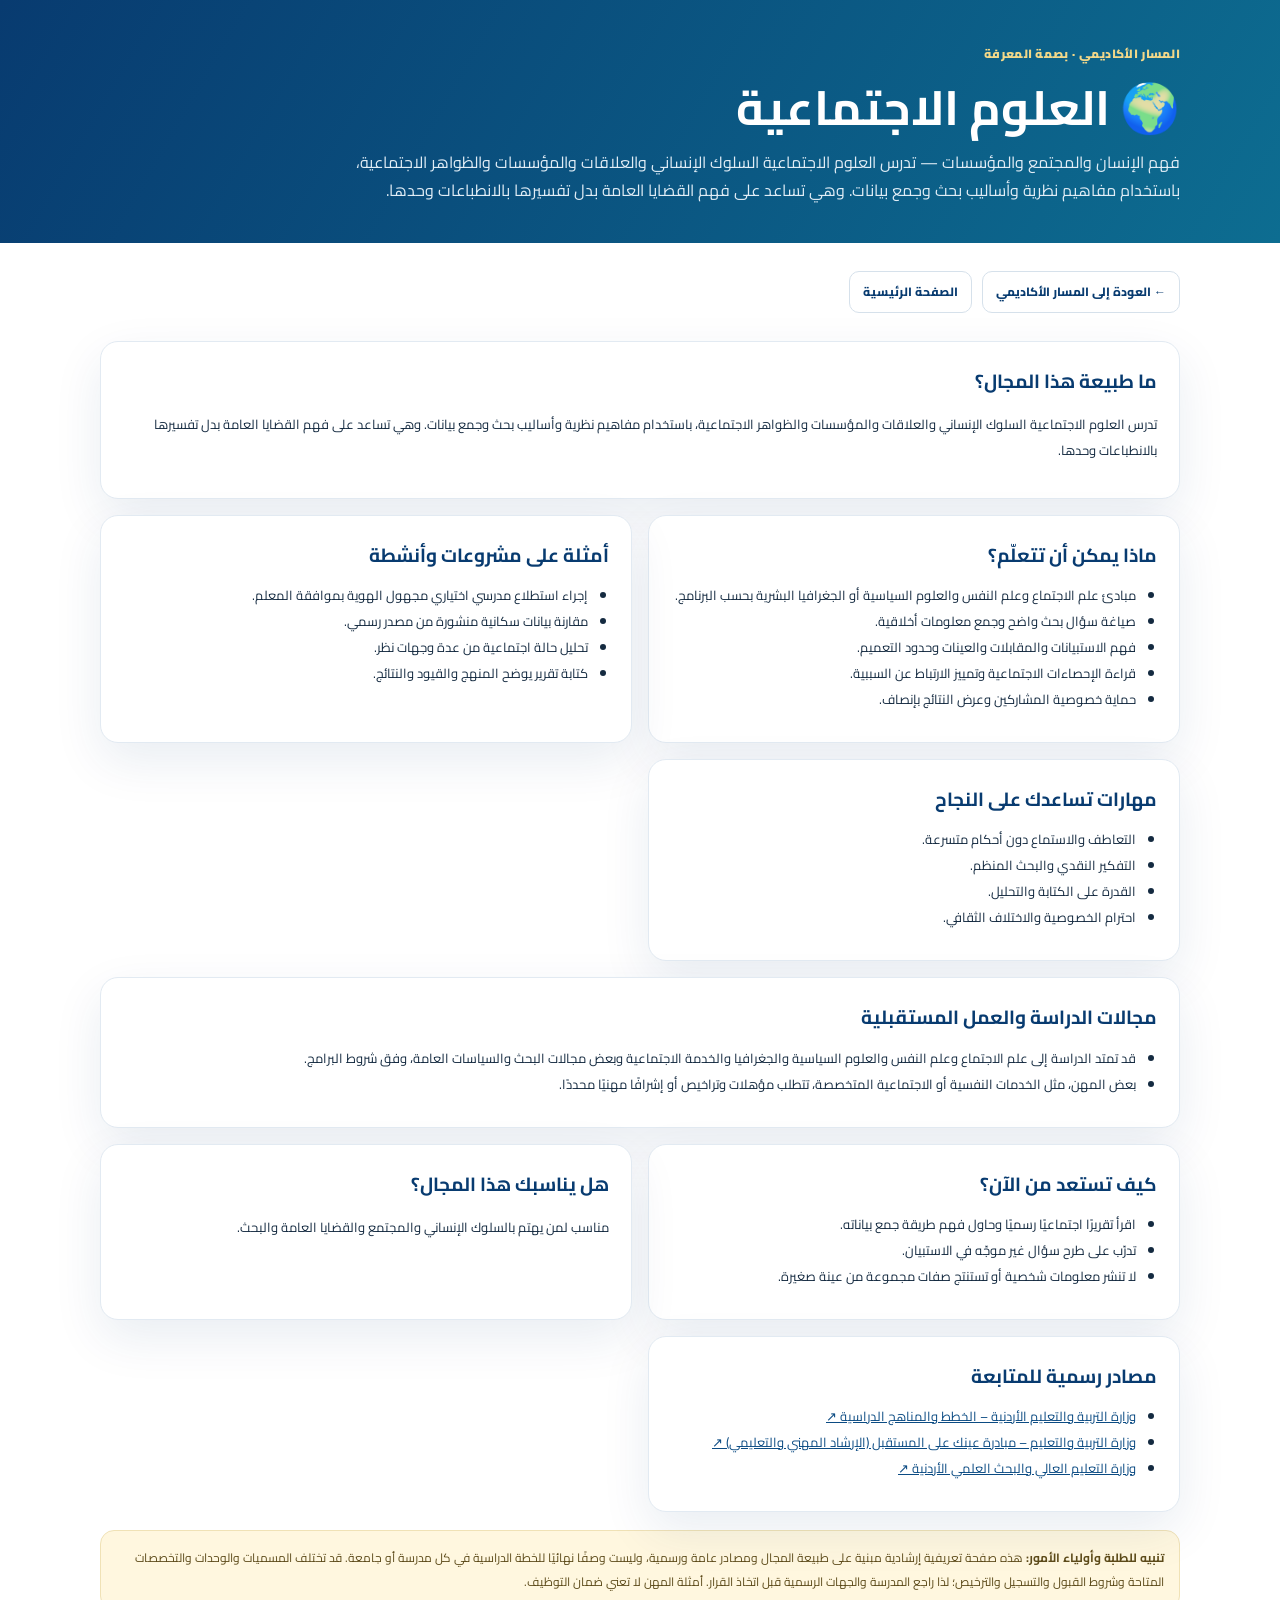
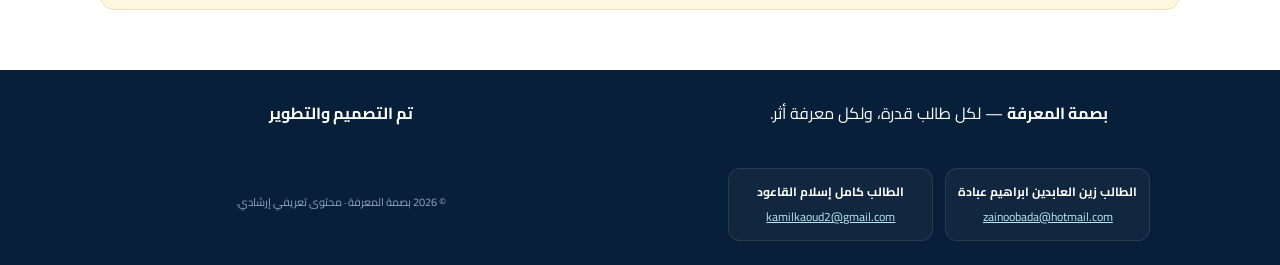
<file: social-sciences.html>
<!DOCTYPE html><html lang="ar" dir="rtl"><head><meta charset="UTF-8"><meta name="viewport" content="width=device-width, initial-scale=1.0"><meta name="theme-color" content="#083b70"><title>العلوم الاجتماعية | بصمة المعرفة</title><link rel="icon" href="../logo.png"><link rel="stylesheet" href="../styles.css"><meta name="description" content="دليل تعريفي للطلبة حول العلوم الاجتماعية ضمن المسار الأكاديمي."></head><body class="specialty-page"><header class="specialty-top"><div class="specialty-top-inner"><span class="eyebrow">المسار الأكاديمي · بصمة المعرفة</span><h1>🌍 العلوم الاجتماعية</h1><p>فهم الإنسان والمجتمع والمؤسسات — تدرس العلوم الاجتماعية السلوك الإنساني والعلاقات والمؤسسات والظواهر الاجتماعية، باستخدام مفاهيم نظرية وأساليب بحث وجمع بيانات. وهي تساعد على فهم القضايا العامة بدل تفسيرها بالانطباعات وحدها.</p></div></header><main class="specialty-content"><div class="specialty-actions"><a class="specialty-back" href="../index.html#academic" onclick="if (window.parent !== window) { window.parent.postMessage({type:'close-specialty-viewer'}, '*'); return false; } if (window.opener && !window.opener.closed) { window.close(); return false; }">← العودة إلى المسار الأكاديمي</a><a class="specialty-back" href="../index.html">الصفحة الرئيسية</a></div><div class="specialty-grid"><section class="specialty-section wide"><h2>ما طبيعة هذا المجال؟</h2><p>تدرس العلوم الاجتماعية السلوك الإنساني والعلاقات والمؤسسات والظواهر الاجتماعية، باستخدام مفاهيم نظرية وأساليب بحث وجمع بيانات. وهي تساعد على فهم القضايا العامة بدل تفسيرها بالانطباعات وحدها.</p></section><section class="specialty-section"><h2>ماذا يمكن أن تتعلّم؟</h2><ul><li>مبادئ علم الاجتماع وعلم النفس والعلوم السياسية أو الجغرافيا البشرية بحسب البرنامج.</li><li>صياغة سؤال بحث واضح وجمع معلومات أخلاقية.</li><li>فهم الاستبيانات والمقابلات والعينات وحدود التعميم.</li><li>قراءة الإحصاءات الاجتماعية وتمييز الارتباط عن السببية.</li><li>حماية خصوصية المشاركين وعرض النتائج بإنصاف.</li></ul></section><section class="specialty-section"><h2>أمثلة على مشروعات وأنشطة</h2><ul><li>إجراء استطلاع مدرسي اختياري مجهول الهوية بموافقة المعلم.</li><li>مقارنة بيانات سكانية منشورة من مصدر رسمي.</li><li>تحليل حالة اجتماعية من عدة وجهات نظر.</li><li>كتابة تقرير يوضح المنهج والقيود والنتائج.</li></ul></section><section class="specialty-section"><h2>مهارات تساعدك على النجاح</h2><ul><li>التعاطف والاستماع دون أحكام متسرعة.</li><li>التفكير النقدي والبحث المنظم.</li><li>القدرة على الكتابة والتحليل.</li><li>احترام الخصوصية والاختلاف الثقافي.</li></ul></section><section class="specialty-section wide"><h2>مجالات الدراسة والعمل المستقبلية</h2><ul><li>قد تمتد الدراسة إلى علم الاجتماع وعلم النفس والعلوم السياسية والجغرافيا والخدمة الاجتماعية وبعض مجالات البحث والسياسات العامة، وفق شروط البرامج.</li><li>بعض المهن، مثل الخدمات النفسية أو الاجتماعية المتخصصة، تتطلب مؤهلات وتراخيص أو إشرافًا مهنيًا محددًا.</li></ul></section><section class="specialty-section"><h2>كيف تستعد من الآن؟</h2><ul><li>اقرأ تقريرًا اجتماعيًا رسميًا وحاول فهم طريقة جمع بياناته.</li><li>تدرّب على طرح سؤال غير موجّه في الاستبيان.</li><li>لا تنشر معلومات شخصية أو تستنتج صفات مجموعة من عينة صغيرة.</li></ul></section><section class="specialty-section"><h2>هل يناسبك هذا المجال؟</h2><p>مناسب لمن يهتم بالسلوك الإنساني والمجتمع والقضايا العامة والبحث.</p></section><section class="specialty-section"><h2>مصادر رسمية للمتابعة</h2><ul class="source-list"><li><a href="https://aqau.moe.gov.jo/ar/إدارة-المناهج-والكتب-المدرسية" target="_blank" rel="noopener noreferrer">وزارة التربية والتعليم الأردنية – الخطط والمناهج الدراسية ↗</a></li><li><a href="https://moe.gov.jo/ar/node/60376" target="_blank" rel="noopener noreferrer">وزارة التربية والتعليم – مبادرة عينك على المستقبل (الإرشاد المهني والتعليمي) ↗</a></li><li><a href="https://mohe.gov.jo/" target="_blank" rel="noopener noreferrer">وزارة التعليم العالي والبحث العلمي الأردنية ↗</a></li></ul></section></div><div class="specialty-callout"><strong>تنبيه للطلبة وأولياء الأمور:</strong> هذه صفحة تعريفية إرشادية مبنية على طبيعة المجال ومصادر عامة ورسمية، وليست وصفًا نهائيًا للخطة الدراسية في كل مدرسة أو جامعة. قد تختلف المسميات والوحدات والتخصصات المتاحة وشروط القبول والتسجيل والترخيص؛ لذا راجع المدرسة والجهات الرسمية قبل اتخاذ القرار. أمثلة المهن لا تعني ضمان التوظيف.</div></main><footer class="specialty-footer"><p><strong>بصمة المعرفة</strong> — لكل طالب قدرة، ولكل معرفة أثر.</p><p><strong>تم التصميم والتطوير</strong></p><div class="creator-grid"><div><strong>الطالب زين العابدين ابراهيم عبادة</strong><a href="mailto:zainoobada@hotmail.com">zainoobada@hotmail.com</a></div><div><strong>الطالب كامل إسلام القاعود</strong><a href="mailto:kamilkaoud2@gmail.com">kamilkaoud2@gmail.com</a></div></div><p class="specialty-copy">© 2026 بصمة المعرفة · محتوى تعريفي إرشادي.</p></footer></body></html>
</file>
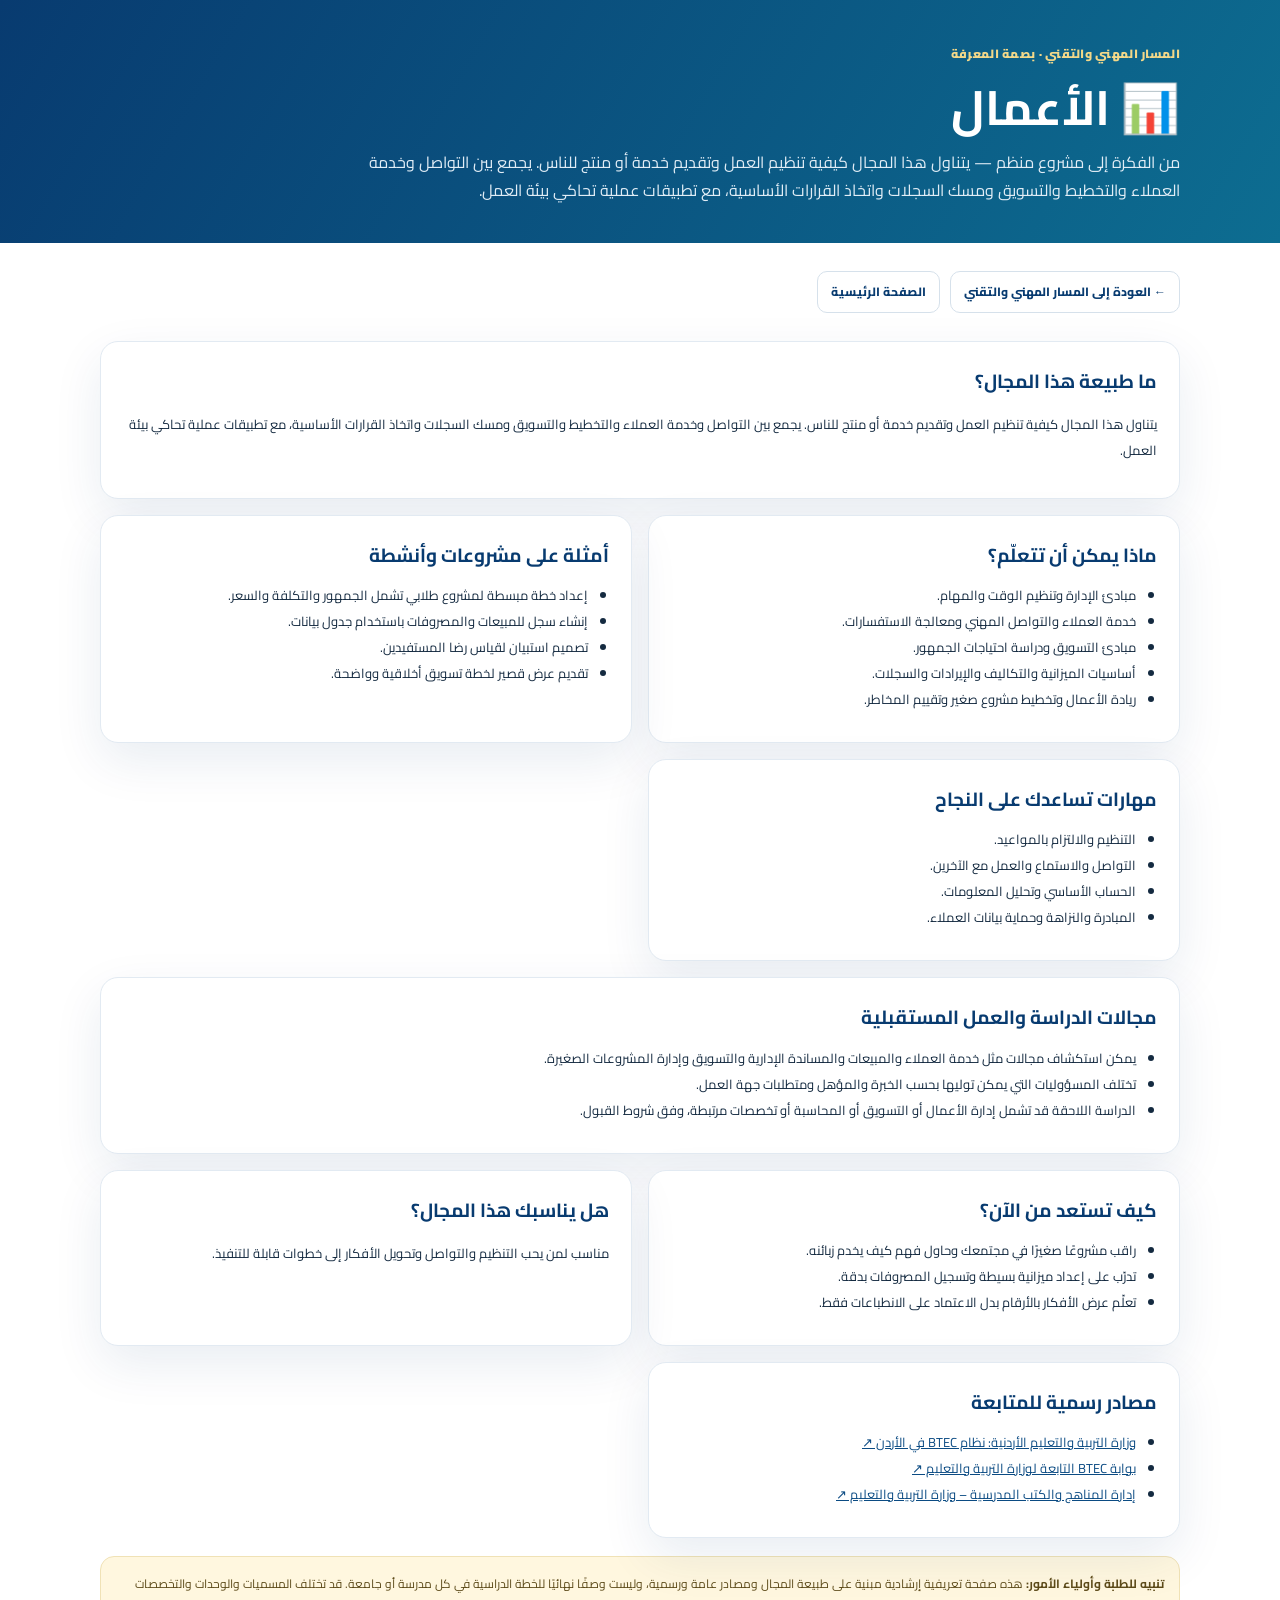
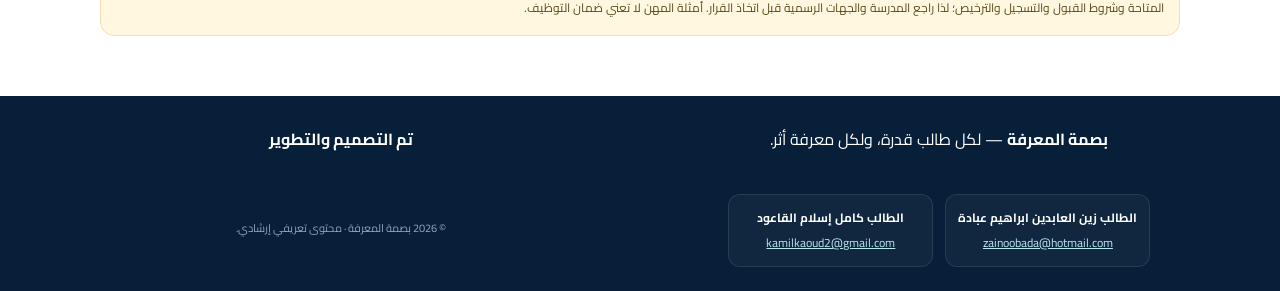
<file: vocational-business.html>
<!DOCTYPE html><html lang="ar" dir="rtl"><head><meta charset="UTF-8"><meta name="viewport" content="width=device-width, initial-scale=1.0"><meta name="theme-color" content="#083b70"><title>الأعمال | بصمة المعرفة</title><link rel="icon" href="../logo.png"><link rel="stylesheet" href="../styles.css"><meta name="description" content="دليل تعريفي للطلبة حول الأعمال ضمن المسار المهني والتقني."></head><body class="specialty-page"><header class="specialty-top"><div class="specialty-top-inner"><span class="eyebrow">المسار المهني والتقني · بصمة المعرفة</span><h1>📊 الأعمال</h1><p>من الفكرة إلى مشروع منظم — يتناول هذا المجال كيفية تنظيم العمل وتقديم خدمة أو منتج للناس. يجمع بين التواصل وخدمة العملاء والتخطيط والتسويق ومسك السجلات واتخاذ القرارات الأساسية، مع تطبيقات عملية تحاكي بيئة العمل.</p></div></header><main class="specialty-content"><div class="specialty-actions"><a class="specialty-back" href="../index.html#vocational" onclick="if (window.parent !== window) { window.parent.postMessage({type:'close-specialty-viewer'}, '*'); return false; } if (window.opener && !window.opener.closed) { window.close(); return false; }">← العودة إلى المسار المهني والتقني</a><a class="specialty-back" href="../index.html">الصفحة الرئيسية</a></div><div class="specialty-grid"><section class="specialty-section wide"><h2>ما طبيعة هذا المجال؟</h2><p>يتناول هذا المجال كيفية تنظيم العمل وتقديم خدمة أو منتج للناس. يجمع بين التواصل وخدمة العملاء والتخطيط والتسويق ومسك السجلات واتخاذ القرارات الأساسية، مع تطبيقات عملية تحاكي بيئة العمل.</p></section><section class="specialty-section"><h2>ماذا يمكن أن تتعلّم؟</h2><ul><li>مبادئ الإدارة وتنظيم الوقت والمهام.</li><li>خدمة العملاء والتواصل المهني ومعالجة الاستفسارات.</li><li>مبادئ التسويق ودراسة احتياجات الجمهور.</li><li>أساسيات الميزانية والتكاليف والإيرادات والسجلات.</li><li>ريادة الأعمال وتخطيط مشروع صغير وتقييم المخاطر.</li></ul></section><section class="specialty-section"><h2>أمثلة على مشروعات وأنشطة</h2><ul><li>إعداد خطة مبسطة لمشروع طلابي تشمل الجمهور والتكلفة والسعر.</li><li>إنشاء سجل للمبيعات والمصروفات باستخدام جدول بيانات.</li><li>تصميم استبيان لقياس رضا المستفيدين.</li><li>تقديم عرض قصير لخطة تسويق أخلاقية وواضحة.</li></ul></section><section class="specialty-section"><h2>مهارات تساعدك على النجاح</h2><ul><li>التنظيم والالتزام بالمواعيد.</li><li>التواصل والاستماع والعمل مع الآخرين.</li><li>الحساب الأساسي وتحليل المعلومات.</li><li>المبادرة والنزاهة وحماية بيانات العملاء.</li></ul></section><section class="specialty-section wide"><h2>مجالات الدراسة والعمل المستقبلية</h2><ul><li>يمكن استكشاف مجالات مثل خدمة العملاء والمبيعات والمساندة الإدارية والتسويق وإدارة المشروعات الصغيرة.</li><li>تختلف المسؤوليات التي يمكن توليها بحسب الخبرة والمؤهل ومتطلبات جهة العمل.</li><li>الدراسة اللاحقة قد تشمل إدارة الأعمال أو التسويق أو المحاسبة أو تخصصات مرتبطة، وفق شروط القبول.</li></ul></section><section class="specialty-section"><h2>كيف تستعد من الآن؟</h2><ul><li>راقب مشروعًا صغيرًا في مجتمعك وحاول فهم كيف يخدم زبائنه.</li><li>تدرّب على إعداد ميزانية بسيطة وتسجيل المصروفات بدقة.</li><li>تعلّم عرض الأفكار بالأرقام بدل الاعتماد على الانطباعات فقط.</li></ul></section><section class="specialty-section"><h2>هل يناسبك هذا المجال؟</h2><p>مناسب لمن يحب التنظيم والتواصل وتحويل الأفكار إلى خطوات قابلة للتنفيذ.</p></section><section class="specialty-section"><h2>مصادر رسمية للمتابعة</h2><ul class="source-list"><li><a href="https://moe.gov.jo/sites/default/files/betc.pdf" target="_blank" rel="noopener noreferrer">وزارة التربية والتعليم الأردنية: نظام BTEC في الأردن ↗</a></li><li><a href="https://btec.moe.gov.jo/" target="_blank" rel="noopener noreferrer">بوابة BTEC التابعة لوزارة التربية والتعليم ↗</a></li><li><a href="https://aqau.moe.gov.jo/ar/إدارة-المناهج-والكتب-المدرسية" target="_blank" rel="noopener noreferrer">إدارة المناهج والكتب المدرسية – وزارة التربية والتعليم ↗</a></li></ul></section></div><div class="specialty-callout"><strong>تنبيه للطلبة وأولياء الأمور:</strong> هذه صفحة تعريفية إرشادية مبنية على طبيعة المجال ومصادر عامة ورسمية، وليست وصفًا نهائيًا للخطة الدراسية في كل مدرسة أو جامعة. قد تختلف المسميات والوحدات والتخصصات المتاحة وشروط القبول والتسجيل والترخيص؛ لذا راجع المدرسة والجهات الرسمية قبل اتخاذ القرار. أمثلة المهن لا تعني ضمان التوظيف.</div></main><footer class="specialty-footer"><p><strong>بصمة المعرفة</strong> — لكل طالب قدرة، ولكل معرفة أثر.</p><p><strong>تم التصميم والتطوير</strong></p><div class="creator-grid"><div><strong>الطالب زين العابدين ابراهيم عبادة</strong><a href="mailto:zainoobada@hotmail.com">zainoobada@hotmail.com</a></div><div><strong>الطالب كامل إسلام القاعود</strong><a href="mailto:kamilkaoud2@gmail.com">kamilkaoud2@gmail.com</a></div></div><p class="specialty-copy">© 2026 بصمة المعرفة · محتوى تعريفي إرشادي.</p></footer></body></html>
</file>
<file: styles.css>
@import url('https://fonts.googleapis.com/css2?family=Cairo:wght@400;500;600;700;800;900&display=swap');
:root{--navy:#083b70;--blue:#0b4b83;--blue2:#0d6d91;--teal:#17b6b5;--gold:#e6b82e;--ink:#142a40;--muted:#617286;--bg:#fff;--soft:#f3f7fb;--line:#e2eaf2;--shadow:0 18px 50px rgba(8,59,112,.09);--radius:24px}*{box-sizing:border-box}html{scroll-behavior:smooth;scroll-padding-top:95px}body{margin:0;font-family:'Cairo',Tahoma,Arial,sans-serif;color:var(--ink);background:var(--bg);line-height:1.8}a{color:inherit;text-decoration:none}button,input,select{font:inherit}button{cursor:pointer}.topbar{height:86px;display:flex;align-items:center;gap:24px;padding:0 max(4vw,22px);position:sticky;top:0;background:rgba(255,255,255,.94);backdrop-filter:blur(18px);border-bottom:1px solid rgba(226,234,242,.85);z-index:50}.brand{display:flex;align-items:center;gap:10px;min-width:205px}.brand img{width:54px;height:54px;object-fit:contain}.brand span{font-size:19px;font-weight:900;color:var(--navy);line-height:1.25}.brand small{display:block;font-size:9px;font-weight:600;color:var(--muted);margin-top:4px}nav{display:flex;align-items:center;gap:17px;flex:1;justify-content:center}nav a{font-size:12px;font-weight:700;color:#43576b;white-space:nowrap}nav a:hover,.footer-links a:hover{color:var(--teal)}.header-actions{display:flex;align-items:center;gap:8px}.btn{border:1px solid transparent;border-radius:12px;padding:10px 17px;font-weight:800;font-size:13px;display:inline-flex;align-items:center;justify-content:center;gap:8px;transition:.2s;white-space:nowrap}.btn:hover{transform:translateY(-2px);box-shadow:0 8px 20px #083b7018}.btn-primary{background:var(--navy);color:white}.btn-outline{border-color:#d6e1eb;color:var(--navy);background:white}.btn-gold{background:var(--gold);color:#18334d}.btn-light{background:white;color:var(--navy)}.btn-lg{padding:13px 22px;font-size:14px}.icon-btn,.menu-toggle{border:0;background:#eef4f9;color:var(--navy);border-radius:11px;width:40px;height:40px;font-size:20px}.menu-toggle{display:none}.section-wrap{width:min(1160px,92%);margin:auto}.hero{display:grid;grid-template-columns:1.08fr .92fr;align-items:center;gap:30px;padding-top:70px;padding-bottom:62px;min-height:570px}.eyebrow{color:var(--blue2);font-size:12px;font-weight:900;letter-spacing:.3px}.hero h1{font-size:clamp(38px,4.5vw,60px);line-height:1.35;margin:14px 0 18px;color:var(--navy);font-weight:900;letter-spacing:-1.5px}.hero h1 em{font-style:normal;color:var(--teal)}.hero-copy>p{max-width:550px;color:var(--muted);font-size:16px;line-height:2.1}.hero-actions{display:flex;gap:12px;margin-top:28px}.hero-points{display:flex;gap:19px;flex-wrap:wrap;margin-top:27px;color:#496176;font-size:11px;font-weight:700}.hero-points span:first-letter{color:var(--teal)}.hero-visual{height:440px;position:relative;display:flex;align-items:center;justify-content:center}.hero-logo{width:340px;height:340px;border-radius:50%;display:grid;place-items:center;background:#fff;box-shadow:0 20px 70px #0b4b8310;z-index:2}.hero-logo img{width:93%;height:93%;object-fit:contain}.orbit{position:absolute;border:1px solid #dce8f2;border-radius:50%;width:390px;height:390px}.orbit-two{width:470px;height:470px;border-style:dashed;opacity:.65}.float-card{position:absolute;z-index:3;display:flex;align-items:center;gap:12px;background:white;padding:13px 17px;border-radius:16px;box-shadow:var(--shadow);border:1px solid #edf2f7}.float-card b,.float-card small{display:block}.float-card b{font-size:13px}.float-card small{font-size:10px;color:var(--muted)}.card-top{top:40px;right:-5px}.card-bottom{bottom:45px;left:0}.float-icon{background:#e4f8f6;color:#008f8d;width:40px;height:40px;border-radius:12px;display:grid;place-items:center;font-size:21px}.float-icon.yellow{background:#fff4d3;color:#b78900}.stats-strip{display:flex;justify-content:center;gap:0;background:var(--navy);color:white;padding:23px 4%;}.stats-strip>div{display:flex;align-items:center;gap:12px;padding:0 45px;border-left:1px solid #ffffff25}.stats-strip>div:last-child{border:0}.stats-strip b{font-size:25px;color:var(--gold)}.stats-strip span{font-size:12px;color:#dce7f2}.section{padding-top:82px;padding-bottom:82px}.section-tint{background:var(--soft)}.section-heading{display:flex;justify-content:space-between;align-items:end;gap:20px;margin-bottom:32px}.section-heading h2{font-size:clamp(25px,3vw,36px);margin:5px 0;color:var(--navy);font-weight:900;line-height:1.5}.section-heading p{margin:0;color:var(--muted);font-size:13px}.section-number{font-size:48px;font-weight:900;color:#dbe8f2;line-height:1}.feature-grid{display:grid;grid-template-columns:repeat(3,1fr);gap:18px}.feature-card{border-radius:var(--radius);padding:28px;min-height:260px;position:relative;overflow:hidden;transition:.25s;border:1px solid transparent}.feature-card:hover,.game-card:hover,.path-card:hover{transform:translateY(-5px)}.blue-card{background:#eaf2fc;border-color:#dce8f7}.gold-card{background:#fff7e0;border-color:#f5e9c7}.teal-card{background:#e5f8f5;border-color:#d3f0eb}.feature-icon{width:52px;height:52px;border-radius:15px;background:white;display:grid;place-items:center;font-size:27px;color:var(--navy);box-shadow:0 8px 18px #0b4b830c}.card-kicker{display:block;margin-top:20px;color:var(--blue2);font-size:11px;font-weight:800}.feature-card h3{font-size:21px;margin:3px 0 7px;color:var(--navy)}.feature-card p{font-size:12px;color:#60758a;margin:0 0 17px}.card-link{font-size:12px;font-weight:900;color:var(--navy)}.path-grid{display:grid;grid-template-columns:repeat(4,1fr);gap:14px}.path-card{padding:22px 19px;background:white;border:1px solid var(--line);border-radius:19px;transition:.2s;min-height:188px}.path-card .path-icon{width:44px;height:44px;border-radius:13px;background:#edf5fb;color:var(--blue);display:grid;place-items:center;font-size:22px}.path-card h3{font-size:15px;color:var(--navy);margin:12px 0 5px}.path-card p{font-size:11px;color:var(--muted);margin:0}.info-note{margin-top:20px;padding:17px 20px;border-radius:15px;background:#fff8e6;border:1px solid #f4e5b9;color:#665526;font-size:12px}.compare-box{margin-top:32px;border:1px solid var(--line);border-radius:22px;padding:25px;background:#fbfdff}.compare-box h3{margin:0;color:var(--navy);font-size:21px}.compare-box>p{font-size:12px;color:var(--muted)}.table-scroll{overflow-x:auto}table{border-collapse:collapse;width:100%;font-size:12px;min-width:550px}th,td{text-align:right;padding:13px;border-bottom:1px solid var(--line)}th{background:#edf4fa;color:var(--navy)}td{color:#4d6276}.challenge-layout{display:grid;grid-template-columns:.72fr 1.28fr;gap:20px}.challenge-intro{background:var(--navy);color:white;border-radius:22px;padding:27px}.big-symbol{width:57px;height:57px;display:grid;place-items:center;background:#ffffff19;border-radius:16px;font-size:35px;color:var(--gold);font-weight:900}.challenge-intro h3{font-size:21px;margin:16px 0 4px}.challenge-intro p{font-size:12px;color:#d2e0ed}.challenge-progress{margin-top:30px;border-top:1px solid #ffffff24;padding-top:15px;display:flex;justify-content:space-between;font-size:12px;color:#c8d7e6}.challenge-progress b{color:var(--gold)}.quiz-panel{background:white;border:1px solid var(--line);border-radius:22px;padding:26px;min-height:300px}.quiz-placeholder{height:100%;min-height:245px;display:flex;flex-direction:column;align-items:center;justify-content:center;text-align:center;color:var(--muted)}.quiz-placeholder span{font-size:34px;color:var(--teal)}.quiz-placeholder h3{color:var(--navy);margin:8px}.quiz-placeholder p{font-size:12px}.quiz-top{display:flex;justify-content:space-between;font-size:12px;color:var(--muted)}.quiz-question{font-size:18px;color:var(--navy);font-weight:900;margin:17px 0}.quiz-options{display:grid;grid-template-columns:1fr 1fr;gap:10px}.quiz-option{background:#f5f8fb;border:1px solid var(--line);border-radius:12px;padding:12px;text-align:right;font-size:12px;color:var(--ink)}.quiz-option:hover{border-color:var(--teal)}.quiz-option.correct{background:#e4f8ef;border-color:#51b88c}.quiz-option.wrong{background:#fff0ee;border-color:#df8377}.quiz-feedback{font-size:12px;margin-top:12px;color:var(--muted)}.quiz-next{margin-top:17px}.games-grid{display:grid;grid-template-columns:repeat(4,1fr);gap:15px}.game-card{border:1px solid var(--line);border-radius:20px;overflow:hidden;transition:.2s;background:white}.game-art{height:135px;display:grid;place-items:center;font-size:37px;font-weight:900;letter-spacing:4px;color:var(--navy)}.art-one{background:#e8f3fc}.art-two{background:#fff4d6;color:#997500}.art-three{background:#e3f7f2;color:#058b85}.art-four{background:#f1ebfc;color:#7b58b2}.game-body{padding:17px}.pill{font-size:10px;font-weight:900;color:#0b8a85;background:#e4f8f5;border-radius:30px;padding:4px 9px;display:inline-block}.game-body h3{font-size:17px;margin:9px 0 2px;color:var(--navy)}.game-body p{font-size:11px;color:var(--muted);min-height:42px}.text-btn{border:0;background:transparent;color:var(--blue);font-size:12px;font-weight:900;padding:0}.game-stage{margin-top:20px;border:1px solid var(--line);background:#f9fbfd;border-radius:18px;padding:23px}.guide-grid{display:grid;grid-template-columns:1fr 1fr;gap:18px}.guide-card{background:white;border:1px solid var(--line);border-radius:20px;padding:23px;display:flex;gap:18px}.guide-mark{flex:0 0 48px;height:48px;display:grid;place-items:center;border-radius:14px;background:#e9f3fc;color:var(--navy);font-size:25px;font-weight:900}.gold-mark{background:#fff4d4;color:#a57d00}.guide-card h3{margin:0;color:var(--navy);font-size:19px}.guide-card p,.guide-card li{font-size:11px;color:var(--muted)}.guide-card ol{padding-right:20px}.pending-link{display:inline-block;background:#fff6df;color:#8a6c13;padding:6px 9px;border-radius:8px;font-size:10px;font-weight:800}.small-muted{font-size:11px;color:var(--muted);margin-top:17px}.issue-badge{font-size:12px;color:var(--navy);background:#fff4d5;padding:8px 13px;border-radius:11px;white-space:nowrap}.magazine-feature{display:grid;grid-template-columns:300px 1fr;gap:38px;align-items:center;border:1px solid var(--line);padding:30px;border-radius:25px;box-shadow:var(--shadow)}.magazine-cover{position:relative;min-height:385px;aspect-ratio:3/4;background:#fff;border-radius:9px;box-shadow:0 15px 35px #0a3d701c;display:flex;flex-direction:column;align-items:center;justify-content:flex-end;overflow:hidden;padding:22px;text-align:center;border:1px solid #e7edf3}.magazine-cover:before{content:'';position:absolute;inset:0;background:linear-gradient(145deg,#0a3b70 0 17%,transparent 17% 75%,#0a3b70 75%);opacity:.13}.magazine-cover img{position:absolute;inset:0;width:100%;height:100%;object-fit:contain}.cover-title,.cover-subtitle{position:relative;z-index:2;background:#ffffffd9;border-radius:6px;padding:4px 8px;color:var(--navy);font-weight:900}.cover-title{font-size:24px}.cover-subtitle{font-size:10px;margin-top:5px}.magazine-details h3{font-size:27px;line-height:1.6;color:var(--navy);margin:13px 0 7px}.magazine-details>p{font-size:13px;color:var(--muted);max-width:680px}.magazine-meta{display:flex;gap:18px;flex-wrap:wrap;color:#53697d;font-size:11px;margin:18px 0}.magazine-actions{display:flex;gap:9px;flex-wrap:wrap}.audio-box{margin-top:17px;background:#f3f8fc;padding:15px;border-radius:14px}.audio-controls{display:flex;gap:12px;align-items:center;flex-wrap:wrap}.audio-controls button{border:0;background:var(--navy);color:white;padding:7px 12px;border-radius:8px;font-size:11px}.audio-controls label,.audio-box p{font-size:11px;color:var(--muted)}.audio-controls select{border:1px solid var(--line);border-radius:8px;padding:5px;background:white}.closing-cta{display:flex;justify-content:space-between;align-items:center;gap:20px;padding:45px max(6vw,25px);background:linear-gradient(110deg,#073461,#0b5784);color:white}.closing-cta .eyebrow{color:#ffd65b}.closing-cta h2{font-size:30px;margin:4px 0}.closing-cta p{font-size:13px;color:#d4e5f3;margin:0}footer{padding:30px max(4vw,22px) 20px;background:#071f38;color:white;display:grid;grid-template-columns:1fr 1fr;gap:20px;align-items:center}.footer-brand{display:flex;gap:12px;align-items:center}.footer-brand img{width:55px;height:55px;object-fit:contain;background:white;border-radius:10px}.footer-brand b{font-size:17px}.footer-brand p{margin:0;font-size:10px;color:#afc2d5}.footer-links{display:flex;gap:16px;flex-wrap:wrap;justify-content:flex-end}.footer-links a,.footer-links button{background:transparent;border:0;color:#d1dfeb;font-size:11px}.copyright{grid-column:1/-1;text-align:center;border-top:1px solid #ffffff20;padding-top:15px;margin:0;font-size:10px;color:#90a8bd}.modal{position:fixed;inset:0;z-index:100;background:#06182bd1;display:grid;place-items:center;padding:20px}.modal-card{position:relative;background:white;border-radius:22px;padding:30px;width:min(470px,100%);max-height:90vh;overflow:auto;box-shadow:0 30px 90px #0003}.modal-close{position:absolute;left:18px;top:13px;border:0;background:#eef4f8;border-radius:50%;width:33px;height:33px;font-size:23px;color:var(--navy)}.modal-card h2{font-size:23px;color:var(--navy);margin:0 0 20px}.form-field{display:block;margin-bottom:13px;font-size:12px;font-weight:800;color:#40566a}.form-field input,.form-field select{display:block;width:100%;border:1px solid #d8e3ec;border-radius:10px;padding:11px;margin-top:5px;outline:none}.form-field input:focus{border-color:var(--teal);box-shadow:0 0 0 3px #17b6b51a}.form-actions{display:flex;gap:8px;flex-wrap:wrap;margin-top:18px}.toast{position:fixed;bottom:25px;right:50%;transform:translate(50%,20px);background:#102d49;color:white;padding:11px 20px;border-radius:12px;box-shadow:var(--shadow);opacity:0;pointer-events:none;transition:.25s;z-index:150;font-size:12px}.toast.show{opacity:1;transform:translate(50%,0)}.hidden{display:none!important}.user-badge{background:#e6f8f4;color:#087b72;padding:7px 10px;border-radius:10px;font-size:11px;font-weight:900;max-width:130px;overflow:hidden;text-overflow:ellipsis;white-space:nowrap}.certificate-paper{background:#fffdf6;border:8px double #d8b34c;padding:28px;text-align:center;color:#183a5d;margin:12px 0}.certificate-paper img{width:70px;height:70px;object-fit:contain}.certificate-paper h2{font-size:25px;color:#0a3c70}.certificate-paper h3{font-size:21px}.certificate-paper p{font-size:12px}.certificate-paper .cert-number{font-size:10px;color:#7d6b3d}.dark{--ink:#e5edf5;--muted:#a8bacb;--bg:#0d1d2c;--soft:#13283a;--line:#2a3d4e}.dark .topbar{background:#0d1d2cf2;border-color:#273b4d}.dark nav a,.dark .brand small{color:#bdcbd9}.dark .brand span,.dark .section-heading h2,.dark .feature-card h3,.dark .path-card h3,.dark .compare-box h3,.dark .game-body h3,.dark .guide-card h3,.dark .magazine-details h3{color:#dceafa}.dark .feature-card,.dark .path-card,.dark .quiz-panel,.dark .game-card,.dark .guide-card,.dark .magazine-feature,.dark .compare-box,.dark .modal-card{background:#172c3e;border-color:#2a4154}.dark .btn-outline{background:#172c3e;color:#e0edf7;border-color:#344c60}.dark .magazine-cover{background:#fff}.dark .quiz-option,.dark .game-stage,.dark .audio-box{background:#1b3448;border-color:#345067;color:#e1eaf3}.dark .feature-card p,.dark .path-card p,.dark .game-body p,.dark .guide-card p,.dark .guide-card li,.dark .magazine-details>p,.dark td{color:#b0c0cf}.dark .table-scroll th{background:#203a50;color:#e4edf6}.dark .form-field{color:#d5e2ed}.dark .form-field input,.dark .form-field select{background:#102336;color:#e6edf5;border-color:#345067}.dark .modal-card h2{color:#e4edf7}.dark .stats-strip{border-top:1px solid #2a4154}
@media(max-width:1120px){.topbar{gap:12px}.brand{min-width:auto}.brand span{font-size:16px}nav{gap:10px}nav a{font-size:10px}.header-actions .btn{padding:8px 10px;font-size:11px}.path-grid{grid-template-columns:repeat(2,1fr)}}
@media(max-width:820px){.topbar{height:72px;justify-content:space-between}.menu-toggle{display:block;order:2}.topbar nav{display:none;position:absolute;top:71px;right:0;left:0;background:var(--bg);padding:17px 25px;box-shadow:var(--shadow);flex-direction:column;align-items:stretch}.topbar nav.open{display:flex}.topbar nav a{font-size:13px;padding:5px}.header-actions{margin-right:auto}.header-actions .btn{display:none}.hero{grid-template-columns:1fr;padding-top:45px;gap:5px}.hero-copy{text-align:center}.hero-copy>p{margin:0 auto}.hero-actions,.hero-points{justify-content:center}.hero-visual{height:360px}.hero-logo{width:255px;height:255px}.orbit{width:300px;height:300px}.orbit-two{width:345px;height:345px}.card-top{right:2%}.card-bottom{left:2%}.stats-strip{display:grid;grid-template-columns:1fr 1fr;gap:15px}.stats-strip>div{padding:0 15px;border:0;justify-content:center}.feature-grid{grid-template-columns:1fr}.feature-card{min-height:auto}.challenge-layout{grid-template-columns:1fr}.games-grid{grid-template-columns:1fr 1fr}.guide-grid{grid-template-columns:1fr}.magazine-feature{grid-template-columns:1fr}.magazine-cover{width:min(300px,100%);margin:auto}.closing-cta{flex-direction:column;align-items:flex-start}.footer-links{justify-content:flex-start}footer{grid-template-columns:1fr}.copyright{grid-column:1}.section{padding-top:58px;padding-bottom:58px}}
@media(max-width:480px){.brand img{width:43px;height:43px}.brand span{font-size:14px}.brand small{font-size:8px}.hero h1{font-size:36px}.hero-visual{height:300px}.hero-logo{width:210px;height:210px}.orbit{width:245px;height:245px}.orbit-two{width:285px;height:285px}.float-card{padding:8px 10px}.float-card b{font-size:10px}.float-card small{font-size:8px}.float-icon{width:30px;height:30px}.path-grid,.games-grid{grid-template-columns:1fr}.section-heading{align-items:flex-start}.section-number{font-size:32px}.quiz-options{grid-template-columns:1fr}.magazine-feature{padding:16px}.magazine-details h3{font-size:22px}.magazine-actions .btn{flex:1}.guide-card{padding:16px;gap:12px}.guide-mark{flex-basis:38px;height:38px}.hero-actions{flex-wrap:wrap}.header-actions{gap:4px}.icon-btn{width:35px;height:35px}}

/* تحديثات الهوية والمسارات وإتاحة القراءة في الوضع الداكن */
.hero-path-showcase{position:relative;z-index:2;width:min(410px,92%);padding:26px;border-radius:28px;background:linear-gradient(145deg,#ffffff,#f2f7fc);border:1px solid #dce8f2;box-shadow:0 24px 70px rgba(8,59,112,.15);}
.hero-path-label{display:inline-block;background:#eaf3fb;color:#0b4b83;border-radius:30px;padding:5px 12px;font-size:11px;font-weight:900}
.hero-path-main{display:flex;align-items:center;gap:15px;margin:18px 0;padding-bottom:17px;border-bottom:1px solid #dce7f0}
.hero-btec-mark{display:grid;place-items:center;min-width:82px;height:68px;border-radius:17px;background:#083b70;color:#fff;font-size:22px;font-weight:1000;letter-spacing:1px;box-shadow:inset 0 -5px 0 #e6b82e}
.hero-path-main b,.hero-path-main small{display:block}.hero-path-main b{font-size:15px;color:#083b70}.hero-path-main small{font-size:10px;color:#536b80;margin-top:4px}
.hero-mini-paths{display:grid;grid-template-columns:1fr 1fr;gap:9px}.hero-mini-paths span{background:#f4f8fc;border:1px solid #e2ebf3;border-radius:10px;padding:9px 8px;color:#294760;font-size:10px;font-weight:800}
.guide-card{align-items:flex-start}.guide-logo{flex:0 0 132px;min-height:132px;border-radius:18px;display:flex;flex-direction:column;align-items:center;justify-content:center;gap:5px;padding:12px;text-align:center;border:1px solid #dfe9f2;background:#f5f9fd;color:#083b70}.guide-logo-symbol{width:49px;height:49px;display:grid;place-items:center;border-radius:15px;background:#083b70;color:white;font-size:29px;font-weight:900;box-shadow:inset 0 -4px 0 #e6b82e}.guide-logo b{font-size:21px;line-height:1.2}.guide-logo small{font-size:9px;color:#536b80;line-height:1.5}.siraj-logo{background:#fff8eb;border-color:#f0dfbd;color:#8c5700}.siraj-logo .guide-logo-symbol{background:#f0a51b;color:#fff;box-shadow:inset 0 -4px 0 #0b4b83}.siraj-logo small{color:#765d3a}.guide-content{flex:1;min-width:0}.official-link{display:inline-flex;margin-top:7px;background:#083b70;color:#fff!important;padding:8px 12px;border-radius:9px;font-size:11px;font-weight:900}.official-link:hover{background:#0b6091}
/* High-contrast dark theme: avoid light text on light cards and dark text on dark backgrounds */
.dark{color-scheme:dark;--ink:#edf4fb;--muted:#c1cfdd;--bg:#0b1724;--soft:#122538;--line:#34495d;--blue2:#74d9d1;--shadow:0 18px 50px rgba(0,0,0,.28)}
.dark .hero h1,.dark .section-heading h2,.dark .feature-card h3,.dark .path-card h3,.dark .compare-box h3,.dark .game-body h3,.dark .guide-card h3,.dark .magazine-details h3,.dark .quiz-question,.dark .quiz-placeholder h3,.dark .modal-card h2{color:#edf5ff}
.dark .eyebrow,.dark .card-kicker,.dark .card-link,.dark .text-btn,.dark .section-number{color:#8de1dc}
.dark .hero-copy>p,.dark .hero-points,.dark .section-heading p,.dark .feature-card p,.dark .path-card p,.dark .game-body p,.dark .guide-card p,.dark .guide-card li,.dark .magazine-details>p,.dark .small-muted,.dark .quiz-top,.dark .quiz-feedback,.dark td,.dark .form-field,.dark .audio-controls label,.dark .audio-box p{color:#c1cfdd}
.dark .feature-card,.dark .blue-card,.dark .gold-card,.dark .teal-card{background:#1a3044;border-color:#354d61}
.dark .feature-card .feature-icon,.dark .path-card,.dark .game-card,.dark .guide-card,.dark .magazine-feature,.dark .compare-box,.dark .quiz-panel,.dark .game-stage,.dark .modal-card{background:#162a3c;border-color:#344b60}
.dark .path-card .path-icon,.dark .guide-mark{background:#233e54;color:#cfe8ff}
.dark .quiz-option{background:#20384c;color:#f0f6fc;border-color:#3c566c}
.dark .quiz-option.correct{background:#143f38;color:#d7fff0;border-color:#4fc7a0}
.dark .quiz-option.wrong{background:#4a292b;color:#ffe5e4;border-color:#e18c8c}
.dark .table-scroll th{background:#213b50;color:#f0f6fc}.dark td{border-color:#344b60}
.dark .compare-box>p,.dark .magazine-meta{color:#c1cfdd}.dark .magazine-cover{background:#fff}.dark .issue-badge{background:#3d351e;color:#ffe59a}
.dark .hero-path-showcase{background:linear-gradient(145deg,#172d40,#1c354a);border-color:#36536b}.dark .hero-path-label{background:#23445d;color:#bcecff}.dark .hero-path-main{border-color:#3b5266}.dark .hero-path-main b{color:#f0f7ff}.dark .hero-path-main small{color:#c1cfdd}.dark .hero-mini-paths span{background:#20384c;border-color:#3a5369;color:#edf5ff}
.dark .guide-logo{background:#1e3549;border-color:#40576a;color:#eff7ff}.dark .guide-logo-symbol{background:#0b4b83;color:#fff}.dark .guide-logo small{color:#c1cfdd}.dark .siraj-logo{background:#3a3020;border-color:#64502e}.dark .siraj-logo .guide-logo-symbol{background:#c8840d}.dark .siraj-logo small{color:#f2d9a5}.dark .official-link{background:#145a83;color:#fff!important}.dark .info-note{background:#342f1e;border-color:#62552d;color:#f4e5b1}.dark .pending-link{background:#3d351e;color:#ffe59a}
.dark .btn-outline{background:#1c3347;color:#f0f6fc;border-color:#496176}.dark .icon-btn{background:#233e54;color:#f0f6fc}.dark .topbar nav a{color:#d2dfec}.dark .brand span{color:#edf5ff}.dark .brand small{color:#c1cfdd}.dark .modal-card p{color:#d4e0eb}.dark .form-field input,.dark .form-field select,.dark .audio-controls select{background:#102336;color:#f0f6fc;border-color:#40576b}.dark .audio-controls button{background:#24577d;color:#fff}.dark .pill{background:#174a49;color:#9cf3e6}
@media(max-width:820px){.guide-logo{flex-basis:100px;min-height:110px}.guide-logo-symbol{width:42px;height:42px}.guide-logo b{font-size:18px}.hero-path-showcase{padding:19px}.hero-path-main b{font-size:13px}}
@media(max-width:480px){.guide-card{flex-direction:column}.guide-logo{flex-basis:auto;width:100%;min-height:100px}.hero-mini-paths{gap:6px}.hero-mini-paths span{font-size:9px}.hero-btec-mark{min-width:68px;height:60px;font-size:19px}}

/* الهوية الأصلية وأدوات إتاحة الاستخدام */
.accessibility-tools{position:relative;z-index:20;display:flex;align-items:center;justify-content:center;gap:8px;flex-wrap:wrap;padding:10px 16px;background:var(--soft);border-bottom:1px solid var(--line);color:var(--ink);font-size:12px}
.accessibility-tools span{font-weight:900;margin-left:5px}.accessibility-tools button,.accessibility-tools select{min-height:38px;min-width:42px;border:1px solid var(--line);border-radius:9px;padding:6px 10px;background:var(--bg);color:var(--ink);font-weight:800;cursor:pointer}.accessibility-tools button:focus-visible,.accessibility-tools select:focus-visible{outline:3px solid #e6b82e;outline-offset:2px}
.hero-brand-signature{position:absolute;z-index:4;top:2px;left:50%;transform:translateX(-50%);display:grid;justify-items:center;gap:3px;width:130px;color:var(--ink);text-align:center;background:var(--bg);padding:9px 12px 10px;border:1px solid var(--line);border-radius:18px;box-shadow:0 10px 30px rgba(8,59,112,.1)}.hero-brand-signature img{width:60px;height:60px;object-fit:contain}.hero-brand-signature span{font-size:13px;font-weight:950}.hero-brand-signature small{font-size:9px;color:var(--muted)}.hero-visual{padding-top:112px!important}.hero-path-showcase{margin-top:5px}.translate-hidden{position:absolute;left:-9999px;width:1px;height:1px;overflow:hidden}
.dark .accessibility-tools{background:#122538;color:#edf4fb;border-color:#34495d}.dark .accessibility-tools button,.dark .accessibility-tools select{background:#20384c;color:#f0f6fc;border-color:#496176}
@media(max-width:820px){.accessibility-tools{justify-content:flex-start}.hero-brand-signature{top:0}.hero-visual{padding-top:105px!important}}
@media(max-width:480px){.accessibility-tools{gap:6px;font-size:11px}.accessibility-tools span{width:100%}.hero-brand-signature{width:112px;padding:7px}.hero-brand-signature img{width:48px;height:48px}.hero-visual{padding-top:94px!important}}
/* Official Ajyal and Siraj logo artwork supplied by the user */
.guide-logo{overflow:hidden; padding:10px;}
.guide-logo img{display:block;width:100%;height:118px;object-fit:contain;border-radius:8px;}
.ajyal-logo{background:#fff;border-color:#e5e7eb;}
.ajyal-logo img{height:118px;}
.siraj-logo{background:#ffe36a;border-color:#e6cb4e;}
.siraj-logo img{height:118px;}
.dark .ajyal-logo{background:#fff;border-color:#40576a;}
.dark .siraj-logo{background:#ffe36a;border-color:#64502e;}
@media(max-width:480px){.guide-logo img{height:140px;}}

/* Floating accessibility launcher inspired by the MOSIQATI side tool */
.accessibility-widget{position:fixed;right:22px;bottom:24px;z-index:180;font-family:inherit}
.accessibility-fab{width:76px;height:76px;border:3px solid rgba(255,255,255,.92);border-radius:50%;background:linear-gradient(145deg,#0b4b83,#08335d);color:#fff;display:flex;flex-direction:column;align-items:center;justify-content:center;gap:0;box-shadow:0 10px 32px rgba(5,39,72,.32);transition:transform .2s,box-shadow .2s;cursor:pointer}
.accessibility-fab:hover{transform:translateY(-3px) scale(1.03);box-shadow:0 14px 36px rgba(5,39,72,.38)}
.accessibility-fab:focus-visible,.accessibility-panel button:focus-visible,.accessibility-panel select:focus-visible{outline:3px solid #e6b82e;outline-offset:3px}
.accessibility-fab-mark{font-size:29px;line-height:1.05;color:#f4d36c;text-shadow:0 2px 8px #0003}
.accessibility-fab-label{font-size:11px;font-weight:900;letter-spacing:.3px}
.accessibility-panel{position:absolute;right:0;bottom:88px;width:min(340px,calc(100vw - 32px));max-height:min(76vh,680px);overflow:auto;background:var(--bg);color:var(--ink);border:1px solid var(--line);border-radius:22px;padding:19px;box-shadow:0 22px 70px rgba(0,0,0,.25);animation:accessPanelIn .18s ease-out}
.accessibility-panel[hidden]{display:none!important}
@keyframes accessPanelIn{from{opacity:0;transform:translateY(8px) scale(.98)}to{opacity:1;transform:translateY(0) scale(1)}}
.accessibility-panel-head{display:flex;align-items:flex-start;justify-content:space-between;gap:12px;padding-bottom:14px;border-bottom:1px solid var(--line)}
.accessibility-eyebrow{font-size:10px;color:var(--blue2);font-weight:900}
.accessibility-panel-head h2{font-size:19px;line-height:1.4;margin:3px 0 0;color:var(--ink)}
.accessibility-close{border:0;border-radius:50%;width:34px;height:34px;background:var(--soft);color:var(--ink);font-size:25px;line-height:1}
.accessibility-group{padding:14px 0;border-bottom:1px solid var(--line)}.accessibility-group:last-child{border-bottom:0;padding-bottom:0}
.accessibility-group h3,.accessibility-group>label{display:block;font-size:13px;font-weight:900;margin:0 0 9px;color:var(--ink)}
.accessibility-control-row{display:grid;grid-template-columns:repeat(3,minmax(0,1fr));gap:7px}
.accessibility-control-row button,.accessibility-wide-btn,.accessibility-group select{min-height:45px;border:1px solid var(--line);border-radius:11px;background:var(--soft);color:var(--ink);font:inherit;font-size:12px;font-weight:850;padding:7px 8px}
.accessibility-control-row button{display:flex;flex-direction:column;align-items:center;justify-content:center;gap:1px;font-size:18px}
.accessibility-control-row button span{font-size:10px}
.accessibility-control-row button[aria-pressed="true"]{border-color:var(--teal);box-shadow:inset 0 0 0 1px var(--teal);background:color-mix(in srgb,var(--teal) 13%,var(--bg))}
.accessibility-group select{width:100%;font-size:13px}
.accessibility-note{font-size:10px;color:var(--muted);margin:7px 0 0}
.accessibility-wide-btn{width:100%;margin-top:7px;display:block;background:var(--navy);color:white;border-color:transparent}
.accessibility-wide-btn.secondary{background:var(--soft);color:var(--ink);border-color:var(--line)}
body.access-high-contrast{--ink:#000;--muted:#202020;--bg:#fff;--soft:#f0f0f0;--line:#555}body.dark.access-high-contrast{--ink:#fff;--muted:#f0f0f0;--bg:#000;--soft:#171717;--line:#eee}body.access-high-contrast a,body.access-high-contrast p,body.access-high-contrast li{ text-decoration-thickness:2px }
.dark .accessibility-panel{background:#102235;border-color:#3b5266;color:#f0f6fc}.dark .accessibility-panel-head h2,.dark .accessibility-group h3,.dark .accessibility-group>label{color:#f0f6fc}.dark .accessibility-control-row button,.dark .accessibility-group select,.dark .accessibility-close,.dark .accessibility-wide-btn.secondary{background:#1d354a;color:#f0f6fc;border-color:#40586c}.dark .accessibility-control-row button[aria-pressed="true"]{background:#174e55;border-color:#49d5ca}.dark .accessibility-fab{border-color:#102235}
@media(max-width:480px){.accessibility-widget{right:14px;bottom:15px}.accessibility-fab{width:64px;height:64px}.accessibility-fab-mark{font-size:24px}.accessibility-fab-label{font-size:10px}.accessibility-panel{bottom:74px;right:0;padding:16px}}


/* Full-screen branded intro */
.intro-splash{position:fixed;inset:0;z-index:100000;display:flex;align-items:center;justify-content:center;overflow:hidden;background:radial-gradient(ellipse at 50% 38%,#164f82 0%,#0a2b4d 42%,#061526 100%);color:#fff;cursor:pointer;transition:opacity .55s ease,visibility .55s ease}
.intro-splash.is-leaving{opacity:0;visibility:hidden;pointer-events:none}
.intro-content{position:relative;z-index:2;width:min(92%,680px);display:flex;align-items:center;flex-direction:column;text-align:center;padding:28px 18px;animation:introRise .9s ease both}
.intro-logo-wrap{width:clamp(130px,24vw,220px);height:clamp(130px,24vw,220px);display:grid;place-items:center;border-radius:50%;background:rgba(255,255,255,.96);box-shadow:0 0 0 10px rgba(255,255,255,.055),0 0 65px rgba(244,211,108,.18);padding:18px;animation:introPulse 3s ease-in-out infinite}
.intro-logo{width:100%;height:100%;object-fit:contain;border-radius:50%}
.intro-kicker{margin:30px 0 9px;color:#f2d889;font-size:clamp(.8rem,2vw,1rem);letter-spacing:.03em}
.intro-content h1{margin:0;font-size:clamp(2.1rem,7vw,4.2rem);line-height:1.2;font-weight:900;letter-spacing:-.04em}
.intro-tagline{margin:12px 0 0;color:rgba(255,255,255,.84);font-size:clamp(.95rem,2.6vw,1.2rem)}
.intro-loader{width:116px;height:3px;margin-top:30px;background:rgba(255,255,255,.17);border-radius:9px;overflow:hidden}
.intro-loader span{display:block;width:40%;height:100%;background:#f2d889;border-radius:9px;animation:introLoading 1.35s ease-in-out infinite}
.intro-play-button{margin-top:19px;padding:9px 18px;border:1px solid rgba(255,255,255,.34);border-radius:999px;background:rgba(255,255,255,.1);color:#fff;font:inherit;cursor:pointer;transition:background .2s}
.intro-play-button:hover{background:rgba(255,255,255,.2)}
.intro-skip-hint{margin:15px 0 0;color:rgba(255,255,255,.63);font-size:.82rem}
.intro-glow{position:absolute;border:1px solid rgba(255,255,255,.08);border-radius:50%;aspect-ratio:1;pointer-events:none}
.intro-glow-one{width:min(85vw,760px);left:-22%;top:-42%}.intro-glow-two{width:min(70vw,620px);right:-20%;bottom:-38%;border-color:rgba(242,216,137,.11)}
body.intro-active{overflow:hidden}
@keyframes introRise{from{opacity:0;transform:translateY(16px)}to{opacity:1;transform:translateY(0)}}
@keyframes introPulse{0%,100%{transform:scale(1)}50%{transform:scale(1.025)}}
@keyframes introLoading{0%{transform:translateX(220%)}100%{transform:translateX(-280%)}}
@media(prefers-reduced-motion:reduce){.intro-content,.intro-logo-wrap,.intro-loader span{animation:none}.intro-splash{transition:none}}

/* Specialty detail navigation and developer credits */
.path-card-link{display:block;color:inherit;text-decoration:none;position:relative;padding-bottom:45px}.path-card-link:focus-visible{outline:3px solid var(--teal);outline-offset:3px}.specialty-card-link{position:absolute;bottom:17px;right:19px;color:var(--blue);font-size:12px;font-weight:900}.dark .specialty-card-link{color:#7de3de}.creator-credits{grid-column:1/-1;border-top:1px solid #ffffff20;padding-top:18px}.creator-credits h3{margin:0 0 12px;text-align:center;font-size:15px;color:#f2d889}.creator-grid{display:grid;grid-template-columns:repeat(2,minmax(0,1fr));gap:12px;max-width:780px;margin:auto}.creator-grid>div{display:flex;flex-direction:column;gap:4px;text-align:center;background:#ffffff0a;border:1px solid #ffffff18;border-radius:12px;padding:12px}.creator-grid strong{font-size:12px;color:#fff}.creator-grid a{font-size:12px;color:#b9e8f0;text-decoration:underline;overflow-wrap:anywhere}.specialty-page{min-height:100vh;background:var(--bg)}.specialty-top{background:linear-gradient(120deg,#083b70,#0d6d91);color:white;padding:38px 4vw}.specialty-top-inner{width:min(1080px,100%);margin:auto}.specialty-top .eyebrow{color:#f2d889}.specialty-top h1{font-size:clamp(30px,4vw,48px);line-height:1.35;margin:8px 0}.specialty-top p{max-width:850px;color:#e1edf6;margin:0}.specialty-content{width:min(1080px,92%);margin:28px auto 60px}.specialty-actions{display:flex;gap:10px;flex-wrap:wrap;margin:18px 0 28px}.specialty-back{display:inline-flex;align-items:center;gap:8px;border:1px solid #d6e1eb;border-radius:10px;padding:9px 13px;background:var(--bg);color:var(--navy);font-weight:800;font-size:12px}.specialty-grid{display:grid;grid-template-columns:repeat(2,minmax(0,1fr));gap:16px}.specialty-section{background:var(--bg);border:1px solid var(--line);border-radius:18px;padding:22px;box-shadow:var(--shadow)}.specialty-section h2{font-size:19px;color:var(--navy);margin:0 0 10px}.specialty-section p,.specialty-section li{font-size:13px;color:var(--ink);line-height:2}.specialty-section ul{padding-right:21px;margin:8px 0}.specialty-section.wide{grid-column:1/-1}.specialty-callout{background:#fff7df;border:1px solid #f0e2b6;border-radius:14px;padding:15px;color:#5c4a19;font-size:12px;line-height:2;margin-top:18px}.source-list a{color:var(--blue);text-decoration:underline;overflow-wrap:anywhere}.specialty-footer{background:#071f38;color:#fff;padding:24px 4vw;text-align:center}.specialty-footer p{margin:5px}.specialty-footer a{color:#b9e8f0;text-decoration:underline}.specialty-footer .creator-grid{margin-top:15px}.specialty-footer .specialty-copy{font-size:11px;color:#90a8bd;margin-top:18px}@media(max-width:700px){.creator-grid,.specialty-grid{grid-template-columns:1fr}.specialty-section.wide{grid-column:auto}.specialty-top{padding:30px 5vw}.specialty-content{width:92%}.specialty-section{padding:17px}}

/* Specialty details viewer: keep the original path list and scroll position intact. */
body.specialty-viewer-open{overflow:hidden}
.specialty-viewer{position:fixed;inset:0;z-index:200;background:rgba(4,20,36,.72);display:flex;align-items:center;justify-content:center;padding:clamp(6px,2vw,22px)}
.specialty-viewer-panel{width:min(1180px,100%);height:min(94vh,100%);height:min(94dvh,100%);background:var(--bg,#fff);border-radius:18px;overflow:hidden;display:flex;flex-direction:column;box-shadow:0 24px 90px #0005;border:1px solid #dce7f0}
.specialty-viewer-bar{flex:0 0 auto;min-height:54px;padding:8px 16px;display:flex;align-items:center;justify-content:space-between;gap:12px;background:#083b70;color:white;font-weight:800;font-size:13px}
.specialty-viewer-close{border:1px solid #ffffff66;border-radius:10px;background:#ffffff16;color:white;padding:7px 12px;font:inherit;display:inline-flex;align-items:center;gap:8px}
.specialty-viewer-close span{font-size:11px}
#specialtyFrame{border:0;width:100%;height:100%;flex:1;background:#fff}
@media(max-width:600px){.specialty-viewer{padding:0}.specialty-viewer-panel{width:100%;height:100%;height:100dvh;border-radius:0}.specialty-viewer-bar{min-height:52px;padding:7px 10px}.specialty-viewer-close{padding:7px 9px}.specialty-viewer-close span{font-size:10px}}
</file>
